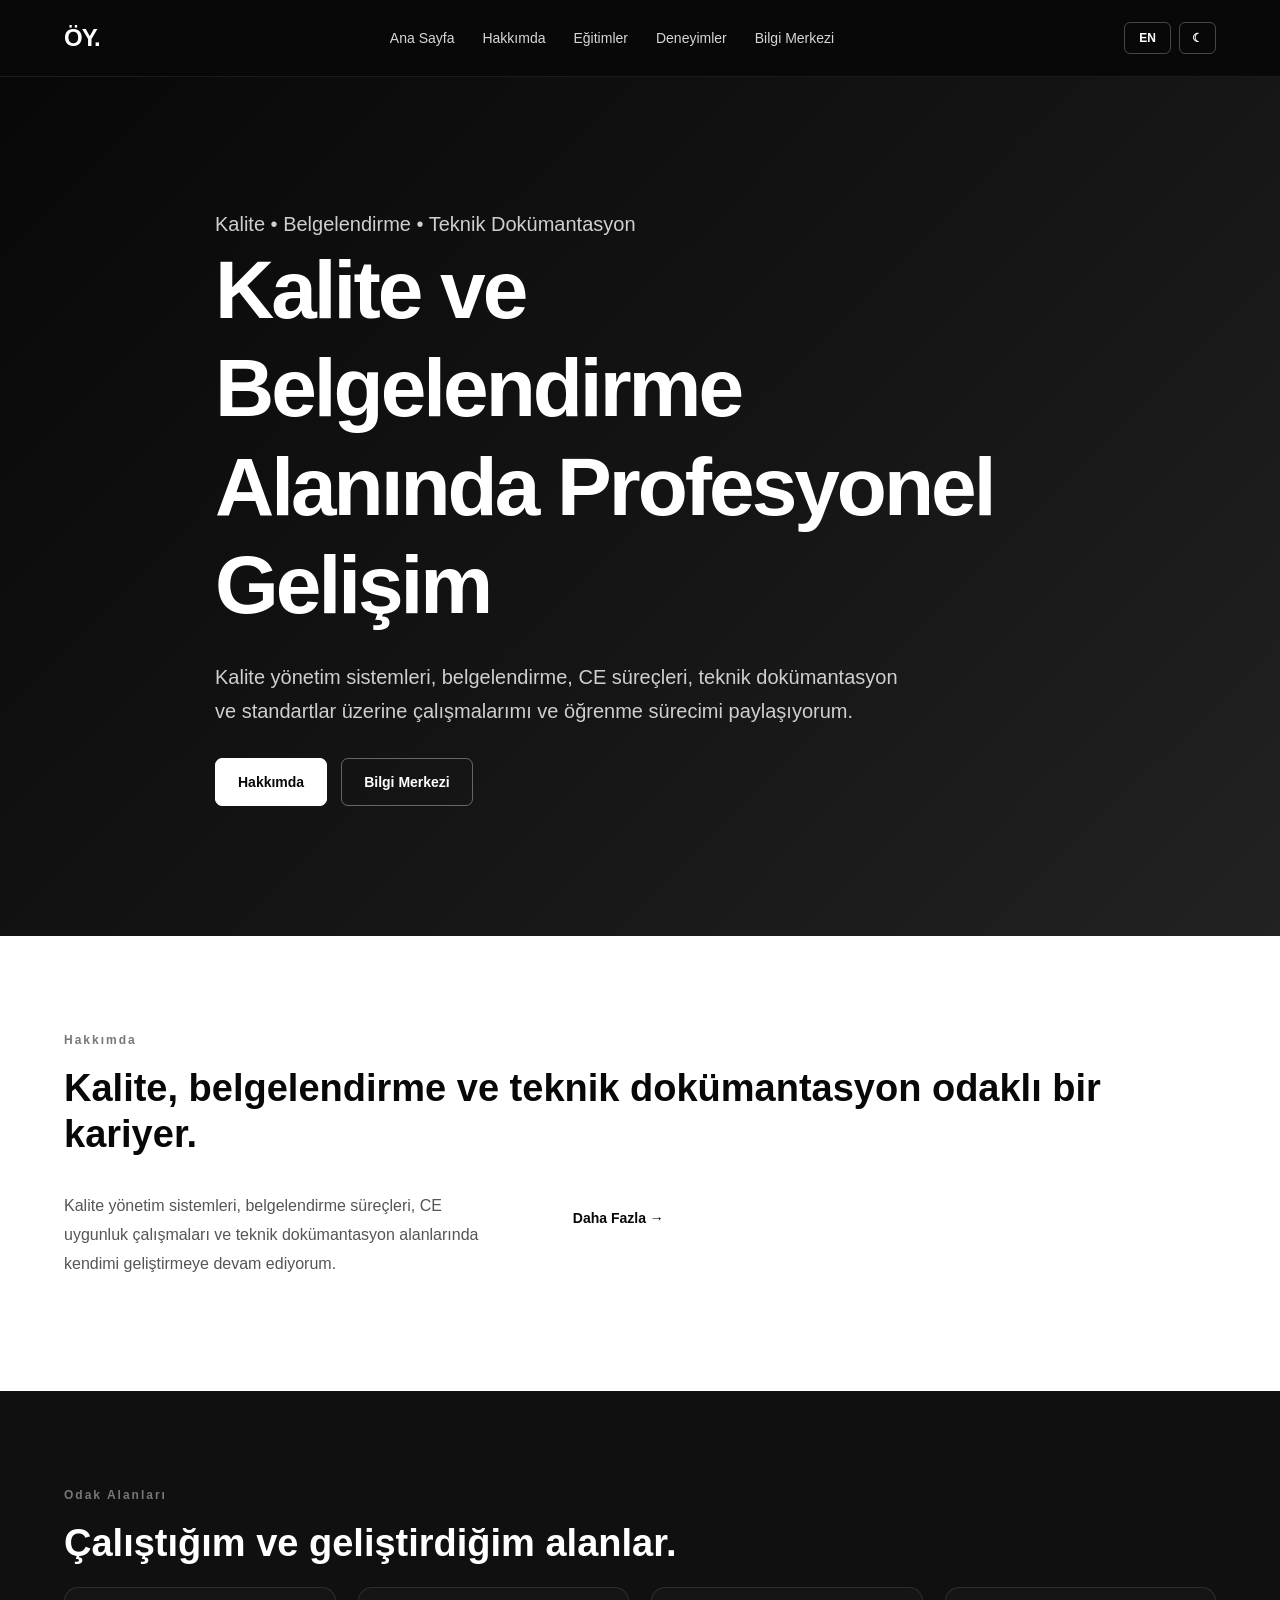
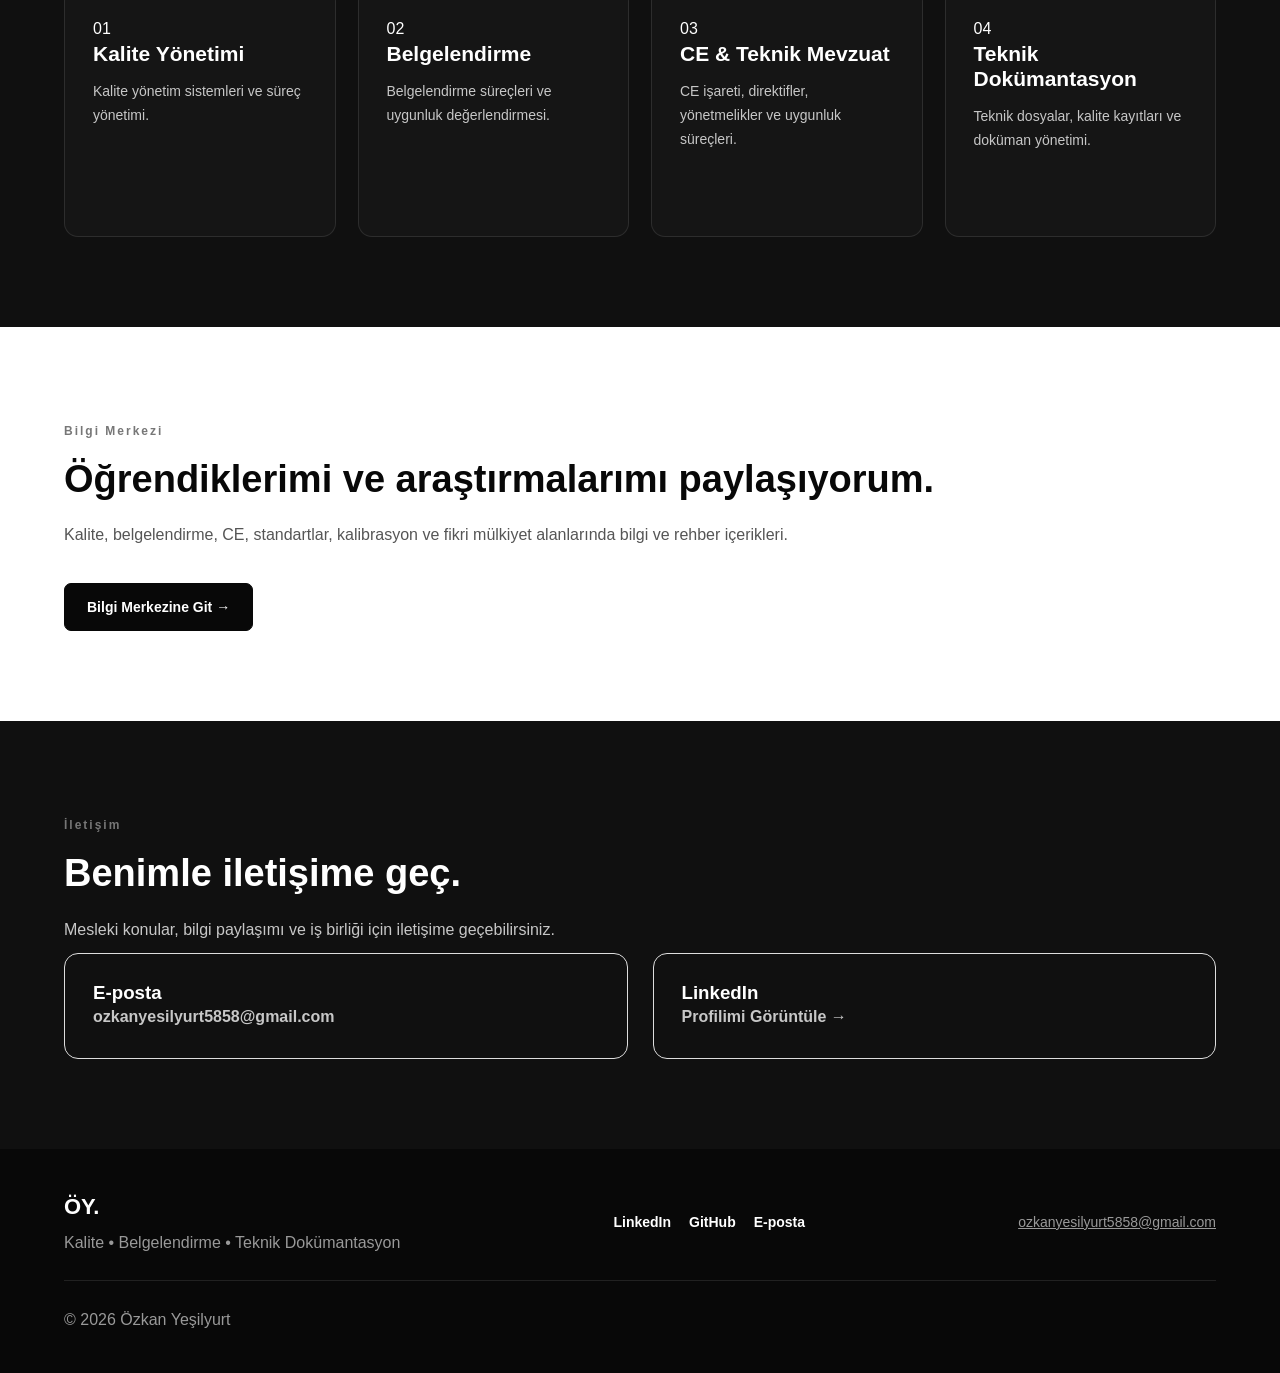
<file: index.html>
<!DOCTYPE html>
<html lang="tr">
<head>
<meta charset="UTF-8">
<meta name="viewport" content="width=device-width, initial-scale=1.0">
<title>Özkan Yeşilyurt | Quality & Certification</title>
<link rel="stylesheet" href="style.css">
</head>
<body>

<nav class="navbar">
    <div class="nav-container">
        <a href="index.html" class="logo">ÖY.</a>
        <div class="nav-links">
            <a href="index.html" data-tr="Ana Sayfa" data-en="Home">Ana Sayfa</a>
            <a href="about.html" data-tr="Hakkımda" data-en="About">Hakkımda</a>
            <a href="education.html" data-tr="Eğitimler" data-en="Education">Eğitimler</a>
            <a href="experience.html" data-tr="Deneyimler" data-en="Experience">Deneyimler</a>
            <a href="knowledge.html" data-tr="Bilgi Merkezi" data-en="Knowledge Center">Bilgi Merkezi</a>
        </div>
        <div class="nav-actions"><button id="languageToggle" class="language-button">EN</button><button id="themeToggle" class="theme-toggle" aria-label="Tema">☾</button></div>
    </div>
</nav>

<section class="hero">
<div class="container hero-content">
<p class="hero-label" data-tr="Kalite • Belgelendirme • Teknik Dokümantasyon" data-en="Quality • Certification • Technical Documentation">Kalite • Belgelendirme • Teknik Dokümantasyon</p>
<h1 data-tr="Kalite ve Belgelendirme Alanında Profesyonel Gelişim" data-en="Professional Development in Quality and Certification">Kalite ve Belgelendirme Alanında Profesyonel Gelişim</h1>
<p class="hero-text" data-tr="Kalite yönetim sistemleri, belgelendirme, CE süreçleri, teknik dokümantasyon ve standartlar üzerine çalışmalarımı ve öğrenme sürecimi paylaşıyorum." data-en="I share my work and learning journey in quality management systems, certification, CE processes, technical documentation and standards.">Kalite yönetim sistemleri, belgelendirme, CE süreçleri, teknik dokümantasyon ve standartlar üzerine çalışmalarımı ve öğrenme sürecimi paylaşıyorum.</p>
<div class="hero-buttons">
<a href="about.html" class="btn btn-primary" data-tr="Hakkımda" data-en="About Me">Hakkımda</a>
<a href="knowledge.html" class="btn btn-secondary" data-tr="Bilgi Merkezi" data-en="Knowledge Center">Bilgi Merkezi</a>
</div>
</div>
</section>

<section class="section">
<div class="container">
<div class="section-header">
<span class="section-label" data-tr="Hakkımda" data-en="About Me">Hakkımda</span>
<h2 data-tr="Kalite, belgelendirme ve teknik dokümantasyon odaklı bir kariyer." data-en="A career focused on quality, certification and technical documentation.">Kalite, belgelendirme ve teknik dokümantasyon odaklı bir kariyer.</h2>
</div>
<div class="about-grid">
<div><p data-tr="Kalite yönetim sistemleri, belgelendirme süreçleri, CE uygunluk çalışmaları ve teknik dokümantasyon alanlarında kendimi geliştirmeye devam ediyorum." data-en="I continue to develop myself in quality management systems, certification processes, CE conformity activities and technical documentation.">Kalite yönetim sistemleri, belgelendirme süreçleri, CE uygunluk çalışmaları ve teknik dokümantasyon alanlarında kendimi geliştirmeye devam ediyorum.</p></div>
<div><a href="about.html" class="card-link" data-tr="Daha Fazla →" data-en="Learn More →">Daha Fazla →</a></div>
</div>
</div>
</section>

<section class="section section-dark">
<div class="container">
<div class="section-header">
<span class="section-label" data-tr="Odak Alanları" data-en="Focus Areas">Odak Alanları</span>
<h2 data-tr="Çalıştığım ve geliştirdiğim alanlar." data-en="Areas I work and develop in.">Çalıştığım ve geliştirdiğim alanlar.</h2>
</div>
<div class="focus-grid">
<div class="focus-card"><span>01</span><h3 data-tr="Kalite Yönetimi" data-en="Quality Management">Kalite Yönetimi</h3><p data-tr="Kalite yönetim sistemleri ve süreç yönetimi." data-en="Quality management systems and process management.">Kalite yönetim sistemleri ve süreç yönetimi.</p></div>
<div class="focus-card"><span>02</span><h3 data-tr="Belgelendirme" data-en="Certification">Belgelendirme</h3><p data-tr="Belgelendirme süreçleri ve uygunluk değerlendirmesi." data-en="Certification processes and conformity assessment.">Belgelendirme süreçleri ve uygunluk değerlendirmesi.</p></div>
<div class="focus-card"><span>03</span><h3 data-tr="CE & Teknik Mevzuat" data-en="CE & Technical Legislation">CE & Teknik Mevzuat</h3><p data-tr="CE işareti, direktifler, yönetmelikler ve uygunluk süreçleri." data-en="CE marking, directives, regulations and conformity processes.">CE işareti, direktifler, yönetmelikler ve uygunluk süreçleri.</p></div>
<div class="focus-card"><span>04</span><h3 data-tr="Teknik Dokümantasyon" data-en="Technical Documentation">Teknik Dokümantasyon</h3><p data-tr="Teknik dosyalar, kalite kayıtları ve doküman yönetimi." data-en="Technical files, quality records and document management.">Teknik dosyalar, kalite kayıtları ve doküman yönetimi.</p></div>
</div>
</div>
</section>

<section class="section">
<div class="container">
<div class="section-header">
<span class="section-label" data-tr="Bilgi Merkezi" data-en="Knowledge Center">Bilgi Merkezi</span>
<h2 data-tr="Öğrendiklerimi ve araştırmalarımı paylaşıyorum." data-en="Sharing what I learn and research.">Öğrendiklerimi ve araştırmalarımı paylaşıyorum.</h2>
<p data-tr="Kalite, belgelendirme, CE, standartlar, kalibrasyon ve fikri mülkiyet alanlarında bilgi ve rehber içerikleri." data-en="Knowledge and guide content on quality, certification, CE, standards, calibration and intellectual property.">Kalite, belgelendirme, CE, standartlar, kalibrasyon ve fikri mülkiyet alanlarında bilgi ve rehber içerikleri.</p>
</div>
<a href="knowledge.html" class="btn btn-primary" data-tr="Bilgi Merkezine Git →" data-en="Go to Knowledge Center →">Bilgi Merkezine Git →</a>
</div>
</section>

<section class="section section-dark">
<div class="container">
<div class="section-header"><span class="section-label" data-tr="İletişim" data-en="Contact">İletişim</span><h2 data-tr="Benimle iletişime geç." data-en="Get in touch.">Benimle iletişime geç.</h2><p data-tr="Mesleki konular, bilgi paylaşımı ve iş birliği için iletişime geçebilirsiniz." data-en="You can contact me for professional topics, knowledge sharing and collaboration.">Mesleki konular, bilgi paylaşımı ve iş birliği için iletişime geçebilirsiniz.</p></div>
<div class="contact-grid"><div class="contact-card"><h3 data-tr="E-posta" data-en="Email">E-posta</h3><p><a href="mailto:ozkanyesilyurt5858@gmail.com">ozkanyesilyurt5858@gmail.com</a></p></div><div class="contact-card"><h3>LinkedIn</h3><p><a href="https://tr.linkedin.com/in/%C3%B6zkan-ye%C5%9Filyurt-662369181" target="_blank" rel="noopener noreferrer" data-tr="Profilimi Görüntüle →" data-en="View My Profile →">Profilimi Görüntüle →</a></p></div></div>
</div></section>
<footer class="footer">
    <div class="container">
        <div class="footer-content">
            <div>
                <strong>ÖY.</strong>
                <p data-tr="Kalite • Belgelendirme • Teknik Dokümantasyon" data-en="Quality • Certification • Technical Documentation">Kalite • Belgelendirme • Teknik Dokümantasyon</p>
            </div>
            <div class="footer-links">
                <a href="https://tr.linkedin.com/in/%C3%B6zkan-ye%C5%9Filyurt-662369181" target="_blank" rel="noopener noreferrer" data-tr="LinkedIn" data-en="LinkedIn">LinkedIn</a>
                <a href="https://github.com/ozkanyslyrt" target="_blank" rel="noopener noreferrer">GitHub</a>
                <a href="mailto:ozkanyesilyurt5858@gmail.com" data-tr="E-posta" data-en="Email">E-posta</a>
            </div>
            <p class="footer-contact">
                <a href="mailto:ozkanyesilyurt5858@gmail.com">ozkanyesilyurt5858@gmail.com</a>
            </p>
        </div>
        <div class="footer-bottom">
            <p>© 2026 Özkan Yeşilyurt</p>
        </div>
    </div>
</footer>
<script src="script.js"></script>
</body>
</html>
</file>
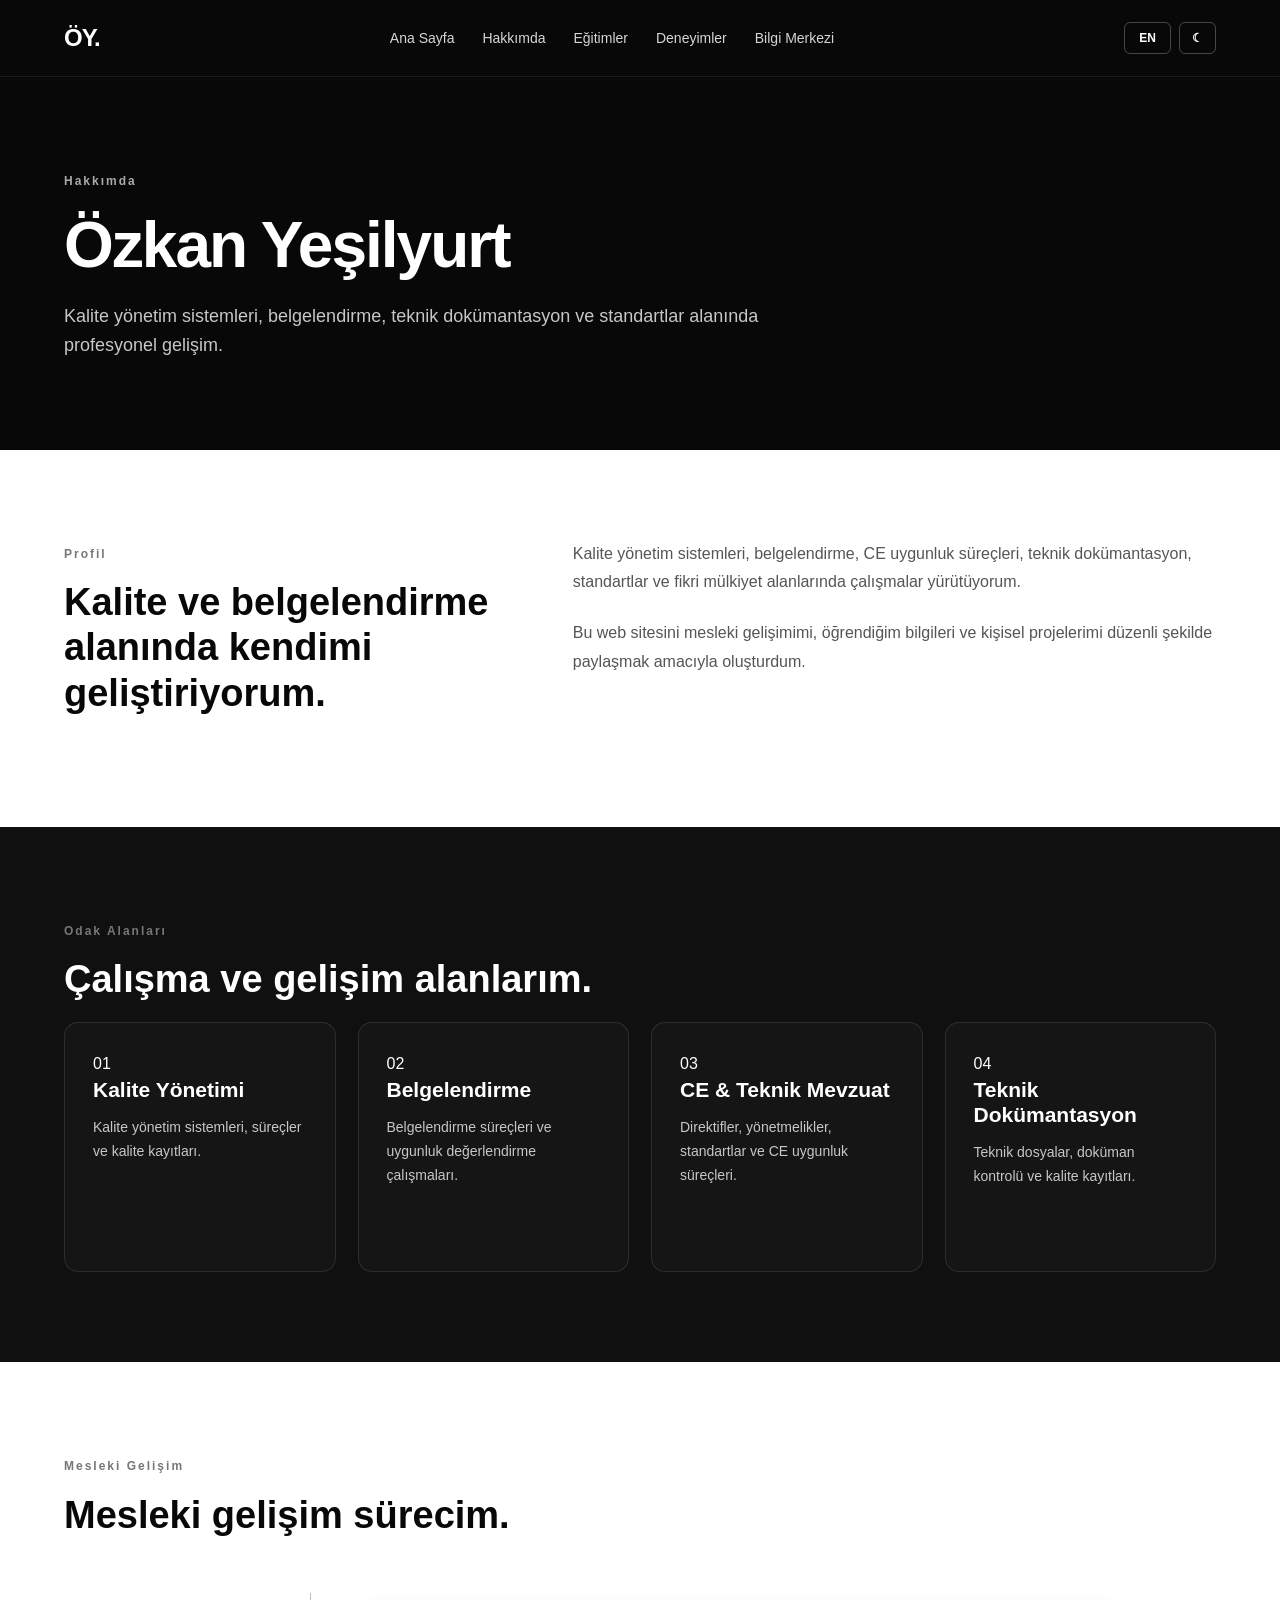
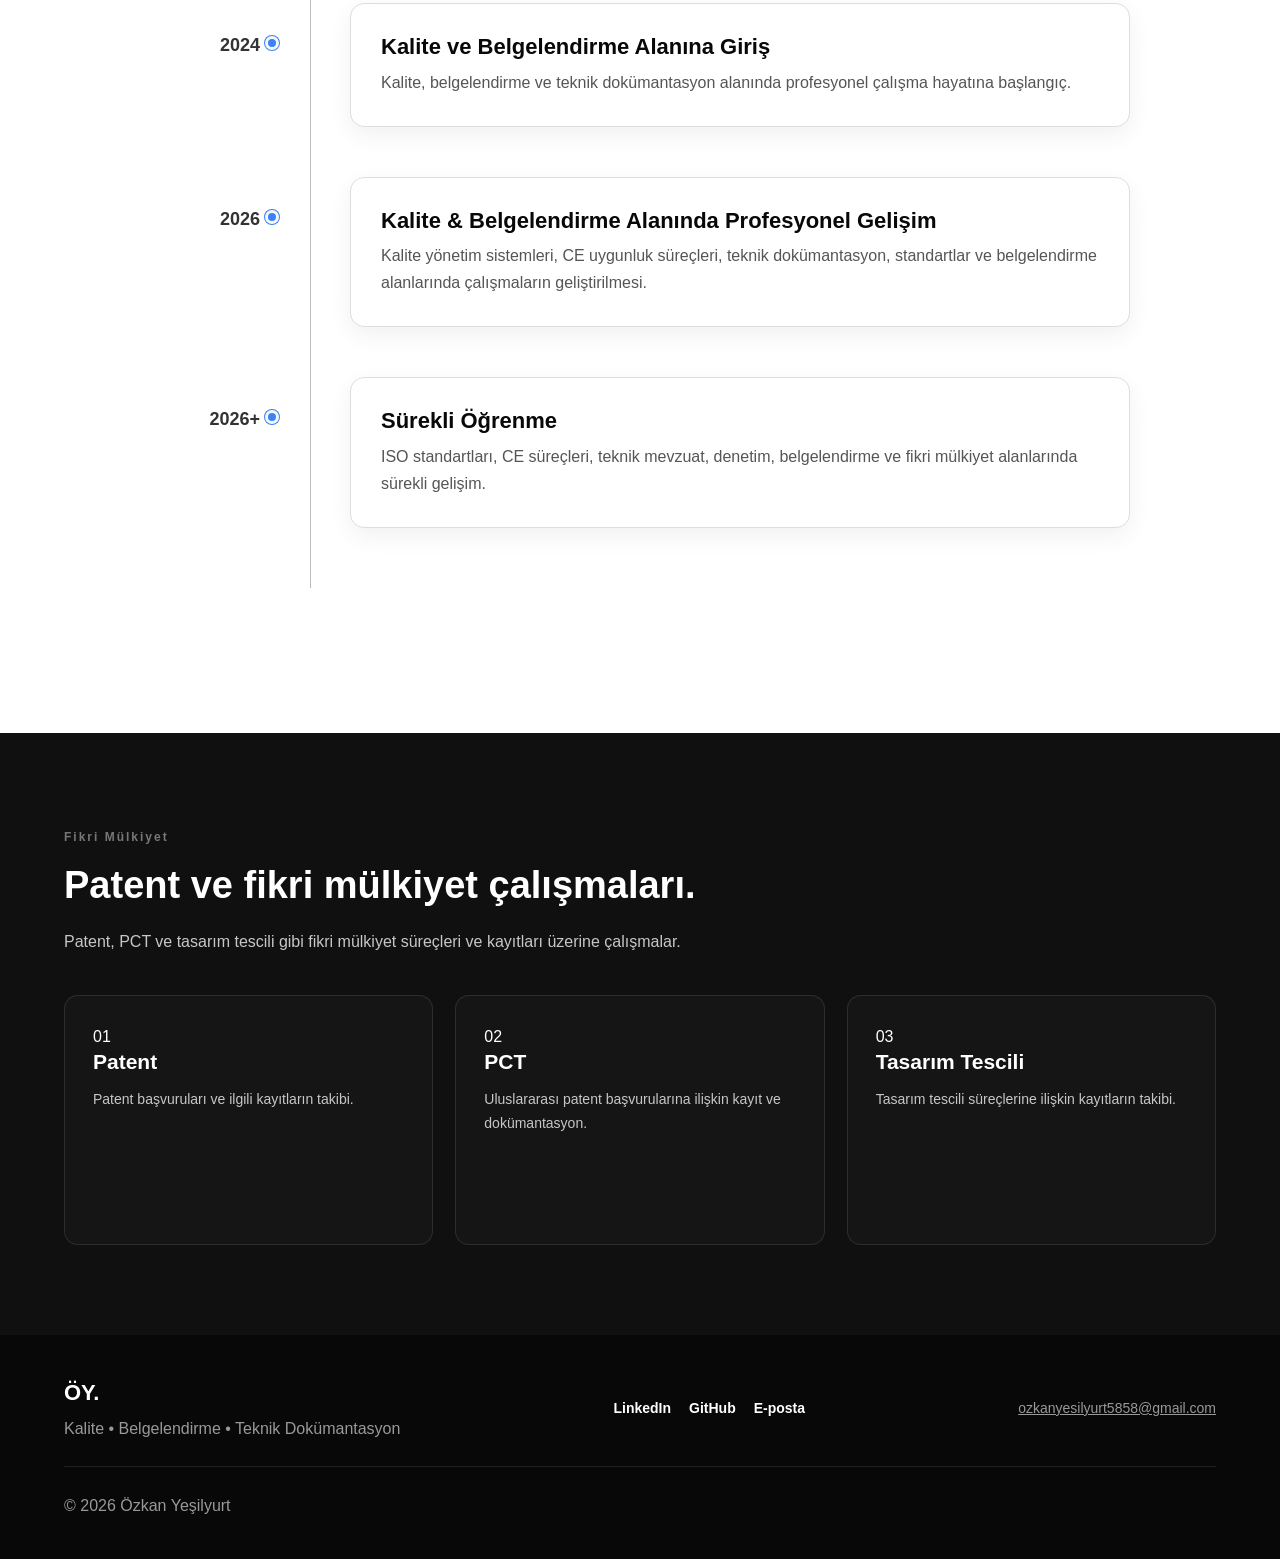
<file: about.html>
<!DOCTYPE html>
<html lang="tr">
<head>
<meta charset="UTF-8">
<meta name="viewport" content="width=device-width, initial-scale=1.0">
<title>Hakkımda | Özkan Yeşilyurt</title>
<link rel="stylesheet" href="style.css">
</head>
<body>

<nav class="navbar">
    <div class="nav-container">
        <a href="index.html" class="logo">ÖY.</a>
        <div class="nav-links">
            <a href="index.html" data-tr="Ana Sayfa" data-en="Home">Ana Sayfa</a>
            <a href="about.html" data-tr="Hakkımda" data-en="About">Hakkımda</a>
            <a href="education.html" data-tr="Eğitimler" data-en="Education">Eğitimler</a>
            <a href="experience.html" data-tr="Deneyimler" data-en="Experience">Deneyimler</a>
            <a href="knowledge.html" data-tr="Bilgi Merkezi" data-en="Knowledge Center">Bilgi Merkezi</a>
        </div>
        <div class="nav-actions"><button id="languageToggle" class="language-button">EN</button><button id="themeToggle" class="theme-toggle" aria-label="Tema">☾</button></div>
    </div>
</nav>
<header class="page-header">
<div class="container">
<span class="section-label" data-tr="Hakkımda" data-en="About Me">Hakkımda</span>
<h1>Özkan Yeşilyurt</h1>
<p data-tr="Kalite yönetim sistemleri, belgelendirme, teknik dokümantasyon ve standartlar alanında profesyonel gelişim." data-en="Professional development in quality management systems, certification, technical documentation and standards.">Kalite yönetim sistemleri, belgelendirme, teknik dokümantasyon ve standartlar alanında profesyonel gelişim.</p>
</div>
</header>
<main>
<section class="section">
<div class="container">
<div class="about-grid">
<div><span class="section-label" data-tr="Profil" data-en="Profile">Profil</span><h2 data-tr="Kalite ve belgelendirme alanında kendimi geliştiriyorum." data-en="I am developing myself in quality and certification.">Kalite ve belgelendirme alanında kendimi geliştiriyorum.</h2></div>
<div>
<p data-tr="Kalite yönetim sistemleri, belgelendirme, CE uygunluk süreçleri, teknik dokümantasyon, standartlar ve fikri mülkiyet alanlarında çalışmalar yürütüyorum." data-en="I work in the areas of quality management systems, certification, CE conformity processes, technical documentation, standards and intellectual property.">Kalite yönetim sistemleri, belgelendirme, CE uygunluk süreçleri, teknik dokümantasyon, standartlar ve fikri mülkiyet alanlarında çalışmalar yürütüyorum.</p>
<p data-tr="Bu web sitesini mesleki gelişimimi, öğrendiğim bilgileri ve kişisel projelerimi düzenli şekilde paylaşmak amacıyla oluşturdum." data-en="I created this website to regularly share my professional development, knowledge I acquire and personal projects.">Bu web sitesini mesleki gelişimimi, öğrendiğim bilgileri ve kişisel projelerimi düzenli şekilde paylaşmak amacıyla oluşturdum.</p>
</div>
</div>
</div>
</section>

<section class="section section-dark">
<div class="container">
<div class="section-header"><span class="section-label" data-tr="Odak Alanları" data-en="Focus Areas">Odak Alanları</span><h2 data-tr="Çalışma ve gelişim alanlarım." data-en="My areas of work and development.">Çalışma ve gelişim alanlarım.</h2></div>
<div class="focus-grid">
<div class="focus-card"><span>01</span><h3 data-tr="Kalite Yönetimi" data-en="Quality Management">Kalite Yönetimi</h3><p data-tr="Kalite yönetim sistemleri, süreçler ve kalite kayıtları." data-en="Quality management systems, processes and quality records.">Kalite yönetim sistemleri, süreçler ve kalite kayıtları.</p></div>
<div class="focus-card"><span>02</span><h3 data-tr="Belgelendirme" data-en="Certification">Belgelendirme</h3><p data-tr="Belgelendirme süreçleri ve uygunluk değerlendirme çalışmaları." data-en="Certification processes and conformity assessment activities.">Belgelendirme süreçleri ve uygunluk değerlendirme çalışmaları.</p></div>
<div class="focus-card"><span>03</span><h3 data-tr="CE & Teknik Mevzuat" data-en="CE & Technical Legislation">CE & Teknik Mevzuat</h3><p data-tr="Direktifler, yönetmelikler, standartlar ve CE uygunluk süreçleri." data-en="Directives, regulations, standards and CE conformity processes.">Direktifler, yönetmelikler, standartlar ve CE uygunluk süreçleri.</p></div>
<div class="focus-card"><span>04</span><h3 data-tr="Teknik Dokümantasyon" data-en="Technical Documentation">Teknik Dokümantasyon</h3><p data-tr="Teknik dosyalar, doküman kontrolü ve kalite kayıtları." data-en="Technical files, document control and quality records.">Teknik dosyalar, doküman kontrolü ve kalite kayıtları.</p></div>
</div>
</div>
</section>

<section class="section">
<div class="container">
<div class="section-header"><span class="section-label" data-tr="Mesleki Gelişim" data-en="Professional Development">Mesleki Gelişim</span><h2 data-tr="Mesleki gelişim sürecim." data-en="My professional development journey.">Mesleki gelişim sürecim.</h2></div>
<div class="timeline">
<div class="timeline-item"><div class="timeline-year">2024</div><div class="timeline-content"><h3 data-tr="Kalite ve Belgelendirme Alanına Giriş" data-en="Entering the Quality and Certification Field">Kalite ve Belgelendirme Alanına Giriş</h3><p data-tr="Kalite, belgelendirme ve teknik dokümantasyon alanında profesyonel çalışma hayatına başlangıç." data-en="Beginning my professional career in quality, certification and technical documentation.">Kalite, belgelendirme ve teknik dokümantasyon alanında profesyonel çalışma hayatına başlangıç.</p></div></div>
<div class="timeline-item"><div class="timeline-year">2026</div><div class="timeline-content"><h3 data-tr="Kalite & Belgelendirme Alanında Profesyonel Gelişim" data-en="Professional Development in Quality & Certification">Kalite & Belgelendirme Alanında Profesyonel Gelişim</h3><p data-tr="Kalite yönetim sistemleri, CE uygunluk süreçleri, teknik dokümantasyon, standartlar ve belgelendirme alanlarında çalışmaların geliştirilmesi." data-en="Developing professional experience in quality management systems, CE conformity processes, technical documentation, standards and certification.">Kalite yönetim sistemleri, CE uygunluk süreçleri, teknik dokümantasyon, standartlar ve belgelendirme alanlarında çalışmaların geliştirilmesi.</p></div></div>
<div class="timeline-item"><div class="timeline-year">2026+</div><div class="timeline-content"><h3 data-tr="Sürekli Öğrenme" data-en="Continuous Learning">Sürekli Öğrenme</h3><p data-tr="ISO standartları, CE süreçleri, teknik mevzuat, denetim, belgelendirme ve fikri mülkiyet alanlarında sürekli gelişim." data-en="Continuous development in ISO standards, CE processes, technical legislation, auditing, certification and intellectual property.">ISO standartları, CE süreçleri, teknik mevzuat, denetim, belgelendirme ve fikri mülkiyet alanlarında sürekli gelişim.</p></div></div>
</div>
</div>
</section>

<section class="section section-dark">
<div class="container">
<div class="section-header"><span class="section-label" data-tr="Fikri Mülkiyet" data-en="Intellectual Property">Fikri Mülkiyet</span><h2 data-tr="Patent ve fikri mülkiyet çalışmaları." data-en="Patent and intellectual property work.">Patent ve fikri mülkiyet çalışmaları.</h2><p data-tr="Patent, PCT ve tasarım tescili gibi fikri mülkiyet süreçleri ve kayıtları üzerine çalışmalar." data-en="Work involving intellectual property processes and records such as patents, PCT applications and design registrations.">Patent, PCT ve tasarım tescili gibi fikri mülkiyet süreçleri ve kayıtları üzerine çalışmalar.</p></div>
<div class="patent-cards">
<div class="focus-card"><span>01</span><h3>Patent</h3><p data-tr="Patent başvuruları ve ilgili kayıtların takibi." data-en="Tracking patent applications and related records.">Patent başvuruları ve ilgili kayıtların takibi.</p></div>
<div class="focus-card"><span>02</span><h3>PCT</h3><p data-tr="Uluslararası patent başvurularına ilişkin kayıt ve dokümantasyon." data-en="Records and documentation related to international patent applications.">Uluslararası patent başvurularına ilişkin kayıt ve dokümantasyon.</p></div>
<div class="focus-card"><span>03</span><h3 data-tr="Tasarım Tescili" data-en="Design Registration">Tasarım Tescili</h3><p data-tr="Tasarım tescili süreçlerine ilişkin kayıtların takibi." data-en="Tracking records related to design registration processes.">Tasarım tescili süreçlerine ilişkin kayıtların takibi.</p></div>
</div>
</div>
</section>
</main>

<footer class="footer">
    <div class="container">
        <div class="footer-content">
            <div>
                <strong>ÖY.</strong>
                <p data-tr="Kalite • Belgelendirme • Teknik Dokümantasyon" data-en="Quality • Certification • Technical Documentation">Kalite • Belgelendirme • Teknik Dokümantasyon</p>
            </div>
            <div class="footer-links">
                <a href="https://tr.linkedin.com/in/%C3%B6zkan-ye%C5%9Filyurt-662369181" target="_blank" rel="noopener noreferrer" data-tr="LinkedIn" data-en="LinkedIn">LinkedIn</a>
                <a href="https://github.com/ozkanyslyrt" target="_blank" rel="noopener noreferrer">GitHub</a>
                <a href="mailto:ozkanyesilyurt5858@gmail.com" data-tr="E-posta" data-en="Email">E-posta</a>
            </div>
            <p class="footer-contact"><a href="mailto:ozkanyesilyurt5858@gmail.com">ozkanyesilyurt5858@gmail.com</a></p>
        </div>
        <div class="footer-bottom"><p>© 2026 Özkan Yeşilyurt</p></div>
    </div>
</footer>
<script src="script.js"></script>
</body>
</html>
</file>
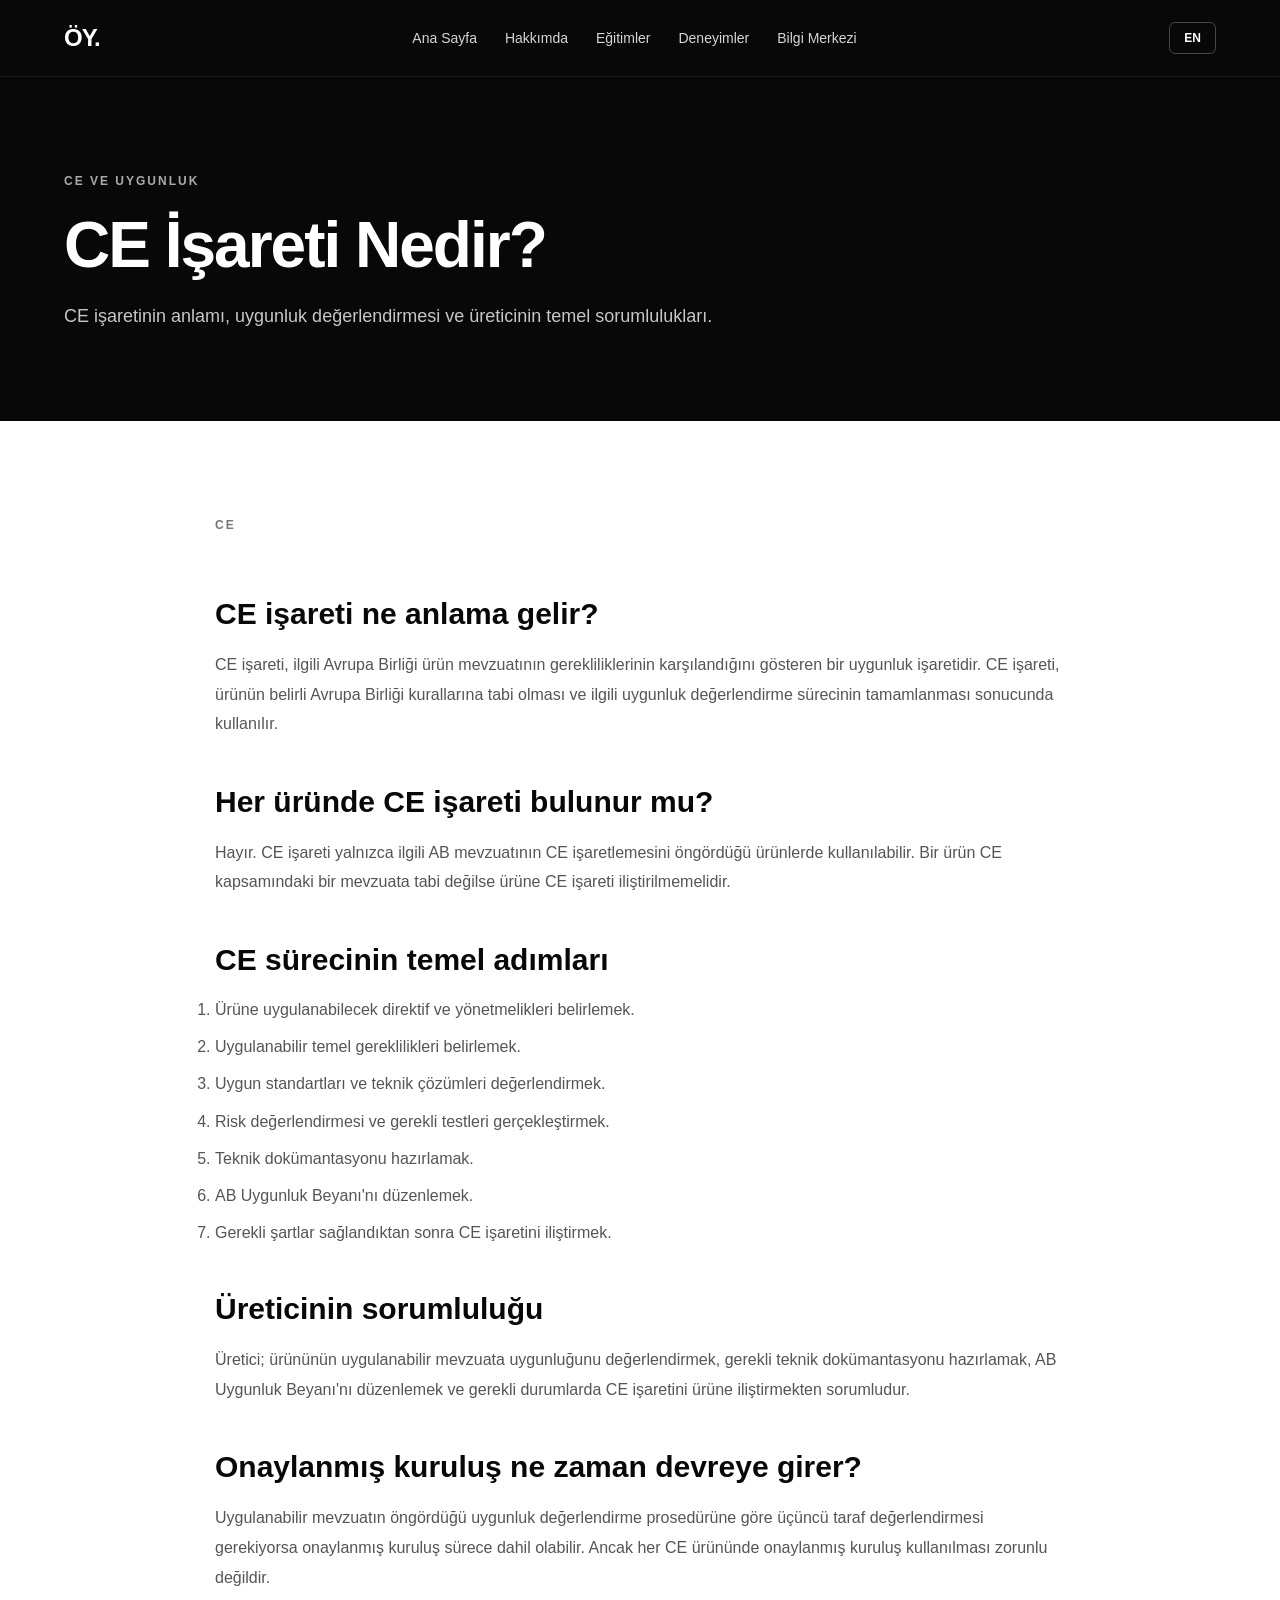
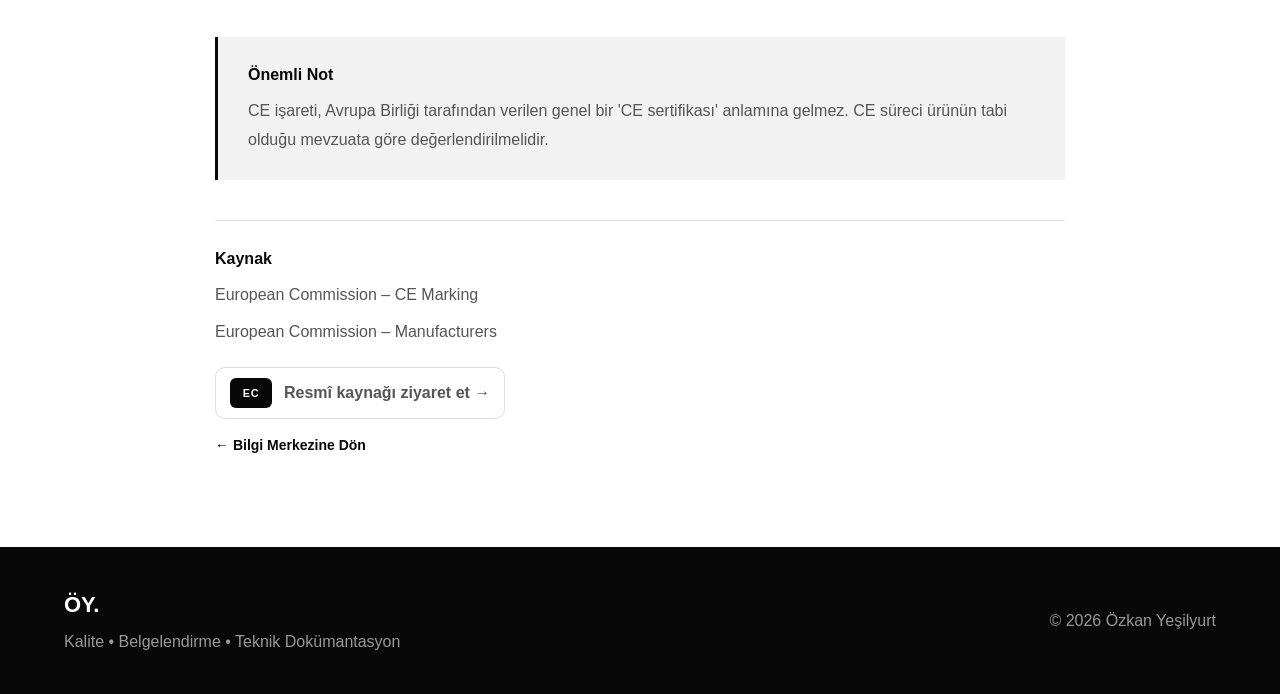
<file: ce-isareti.html>
<!DOCTYPE html>
<html lang="tr">

<head>
    <meta charset="UTF-8">
    <meta name="viewport" content="width=device-width, initial-scale=1.0">

    <title>CE İşareti Nedir? | Özkan Yeşilyurt</title>

    <link rel="stylesheet" href="style.css">
</head>

<body>

<nav class="navbar">

    <div class="nav-container">

        <a href="index.html" class="logo">ÖY.</a>

        <div class="nav-links">

            <a href="index.html"
               data-tr="Ana Sayfa"
               data-en="Home">
                Ana Sayfa
            </a>

            <a href="about.html"
               data-tr="Hakkımda"
               data-en="About">
                Hakkımda
            </a>

            <a href="education.html"
               data-tr="Eğitimler"
               data-en="Education">
                Eğitimler
            </a>

            <a href="experience.html"
               data-tr="Deneyimler"
               data-en="Experience">
                Deneyimler
            </a>

            <a href="knowledge.html"
               data-tr="Bilgi Merkezi"
               data-en="Knowledge Center">
                Bilgi Merkezi
            </a>

        </div>

        <button id="languageToggle" class="language-btn">
            EN
        </button>

    </div>

</nav>


<section class="page-header">

    <div class="container">

        <span class="section-label"
              data-tr="CE VE UYGUNLUK"
              data-en="CE & CONFORMITY">
            CE VE UYGUNLUK
        </span>

        <h1 data-tr="CE İşareti Nedir?"
            data-en="What is CE Marking?">
            CE İşareti Nedir?
        </h1>

        <p data-tr="CE işaretinin anlamı, uygunluk değerlendirmesi ve üreticinin temel sorumlulukları."
           data-en="The meaning of CE marking, conformity assessment and the main responsibilities of manufacturers.">
            CE işaretinin anlamı, uygunluk değerlendirmesi ve üreticinin temel sorumlulukları.
        </p>

    </div>

</section>


<section class="section">

    <div class="container">

        <div class="article-content">

            <span class="section-label">CE</span>

            <h2 data-tr="CE işareti ne anlama gelir?"
                data-en="What does CE marking mean?">
                CE işareti ne anlama gelir?
            </h2>

            <p data-tr="CE işareti, ilgili Avrupa Birliği ürün mevzuatının gerekliliklerinin karşılandığını gösteren bir uygunluk işaretidir. CE işareti, ürünün belirli Avrupa Birliği kurallarına tabi olması ve ilgili uygunluk değerlendirme sürecinin tamamlanması sonucunda kullanılır."
               data-en="CE marking indicates that a product complies with the applicable European Union product legislation. It is used when a product falls within the scope of relevant EU rules and the applicable conformity assessment process has been completed.">
                CE işareti, ilgili Avrupa Birliği ürün mevzuatının gerekliliklerinin karşılandığını gösteren bir uygunluk işaretidir. CE işareti, ürünün belirli Avrupa Birliği kurallarına tabi olması ve ilgili uygunluk değerlendirme sürecinin tamamlanması sonucunda kullanılır.
            </p>


            <h2 data-tr="Her üründe CE işareti bulunur mu?"
                data-en="Does every product require CE marking?">
                Her üründe CE işareti bulunur mu?
            </h2>

            <p data-tr="Hayır. CE işareti yalnızca ilgili AB mevzuatının CE işaretlemesini öngördüğü ürünlerde kullanılabilir. Bir ürün CE kapsamındaki bir mevzuata tabi değilse ürüne CE işareti iliştirilmemelidir."
               data-en="No. CE marking may only be used for products covered by EU legislation requiring CE marking. If a product is not covered by such legislation, CE marking must not be affixed.">
                Hayır. CE işareti yalnızca ilgili AB mevzuatının CE işaretlemesini öngördüğü ürünlerde kullanılabilir. Bir ürün CE kapsamındaki bir mevzuata tabi değilse ürüne CE işareti iliştirilmemelidir.
            </p>


            <h2 data-tr="CE sürecinin temel adımları"
                data-en="Basic steps of the CE process">
                CE sürecinin temel adımları
            </h2>

            <ol>

                <li data-tr="Ürüne uygulanabilecek direktif ve yönetmelikleri belirlemek."
                    data-en="Identify the directives and regulations applicable to the product.">
                    Ürüne uygulanabilecek direktif ve yönetmelikleri belirlemek.
                </li>

                <li data-tr="Uygulanabilir temel gereklilikleri belirlemek."
                    data-en="Identify the applicable essential requirements.">
                    Uygulanabilir temel gereklilikleri belirlemek.
                </li>

                <li data-tr="Uygun standartları ve teknik çözümleri değerlendirmek."
                    data-en="Evaluate applicable standards and technical solutions.">
                    Uygun standartları ve teknik çözümleri değerlendirmek.
                </li>

                <li data-tr="Risk değerlendirmesi ve gerekli testleri gerçekleştirmek."
                    data-en="Perform risk assessment and required testing.">
                    Risk değerlendirmesi ve gerekli testleri gerçekleştirmek.
                </li>

                <li data-tr="Teknik dokümantasyonu hazırlamak."
                    data-en="Prepare the technical documentation.">
                    Teknik dokümantasyonu hazırlamak.
                </li>

                <li data-tr="AB Uygunluk Beyanı'nı düzenlemek."
                    data-en="Prepare the EU Declaration of Conformity.">
                    AB Uygunluk Beyanı'nı düzenlemek.
                </li>

                <li data-tr="Gerekli şartlar sağlandıktan sonra CE işaretini iliştirmek."
                    data-en="Affix the CE marking after the applicable requirements have been fulfilled.">
                    Gerekli şartlar sağlandıktan sonra CE işaretini iliştirmek.
                </li>

            </ol>


            <h2 data-tr="Üreticinin sorumluluğu"
                data-en="Manufacturer's responsibility">
                Üreticinin sorumluluğu
            </h2>

            <p data-tr="Üretici; ürününün uygulanabilir mevzuata uygunluğunu değerlendirmek, gerekli teknik dokümantasyonu hazırlamak, AB Uygunluk Beyanı'nı düzenlemek ve gerekli durumlarda CE işaretini ürüne iliştirmekten sorumludur."
               data-en="The manufacturer is responsible for assessing conformity, preparing the required technical documentation, drawing up the EU Declaration of Conformity and affixing the CE marking where required.">
                Üretici; ürününün uygulanabilir mevzuata uygunluğunu değerlendirmek, gerekli teknik dokümantasyonu hazırlamak, AB Uygunluk Beyanı'nı düzenlemek ve gerekli durumlarda CE işaretini ürüne iliştirmekten sorumludur.
            </p>


            <h2 data-tr="Onaylanmış kuruluş ne zaman devreye girer?"
                data-en="When is a notified body involved?">
                Onaylanmış kuruluş ne zaman devreye girer?
            </h2>

            <p data-tr="Uygulanabilir mevzuatın öngördüğü uygunluk değerlendirme prosedürüne göre üçüncü taraf değerlendirmesi gerekiyorsa onaylanmış kuruluş sürece dahil olabilir. Ancak her CE ürününde onaylanmış kuruluş kullanılması zorunlu değildir."
               data-en="A notified body may be involved when the applicable conformity assessment procedure requires third-party assessment. However, not every CE-marked product requires the involvement of a notified body.">
                Uygulanabilir mevzuatın öngördüğü uygunluk değerlendirme prosedürüne göre üçüncü taraf değerlendirmesi gerekiyorsa onaylanmış kuruluş sürece dahil olabilir. Ancak her CE ürününde onaylanmış kuruluş kullanılması zorunlu değildir.
            </p>


            <div class="article-note">

                <strong data-tr="Önemli Not"
                        data-en="Important Note">
                    Önemli Not
                </strong>

                <p data-tr="CE işareti, Avrupa Birliği tarafından verilen genel bir 'CE sertifikası' anlamına gelmez. CE süreci ürünün tabi olduğu mevzuata göre değerlendirilmelidir."
                   data-en="CE marking does not mean that the European Union has issued a general 'CE certificate'. The CE process must be assessed according to the legislation applicable to the product.">
                    CE işareti, Avrupa Birliği tarafından verilen genel bir "CE sertifikası" anlamına gelmez. CE süreci ürünün tabi olduğu mevzuata göre değerlendirilmelidir.
                </p>

            </div>


            <div class="article-source">

                <strong data-tr="Kaynak"
                        data-en="Source">
                    Kaynak
                </strong>

                <p>
                    European Commission – CE Marking
                </p>

                <p>
                    European Commission – Manufacturers
                </p>
                <p><a class="source-link" href="https://single-market-economy.ec.europa.eu/single-market/goods/ce-marking_en" target="_blank" rel="noopener noreferrer"><span class="source-logo" aria-hidden="true">EC</span><span data-tr="Resmî kaynağı ziyaret et →" data-en="Visit official source →">Resmî kaynağı ziyaret et →</span></a></p>

            </div>


            <a href="knowledge.html"
               class="card-link"
               data-tr="← Bilgi Merkezine Dön"
               data-en="← Back to Knowledge Center">
                ← Bilgi Merkezine Dön
            </a>

        </div>

    </div>

</section>


<footer class="footer">

    <div class="container">

        <div class="footer-content">

            <div>

                <strong>ÖY.</strong>

                <p data-tr="Kalite • Belgelendirme • Teknik Dokümantasyon"
                   data-en="Quality • Certification • Technical Documentation">
                    Kalite • Belgelendirme • Teknik Dokümantasyon
                </p>

            </div>

            <p>© 2026 Özkan Yeşilyurt</p>

        </div>

    </div>

</footer>


<script src="script.js"></script>

</body>

</html>
</file>
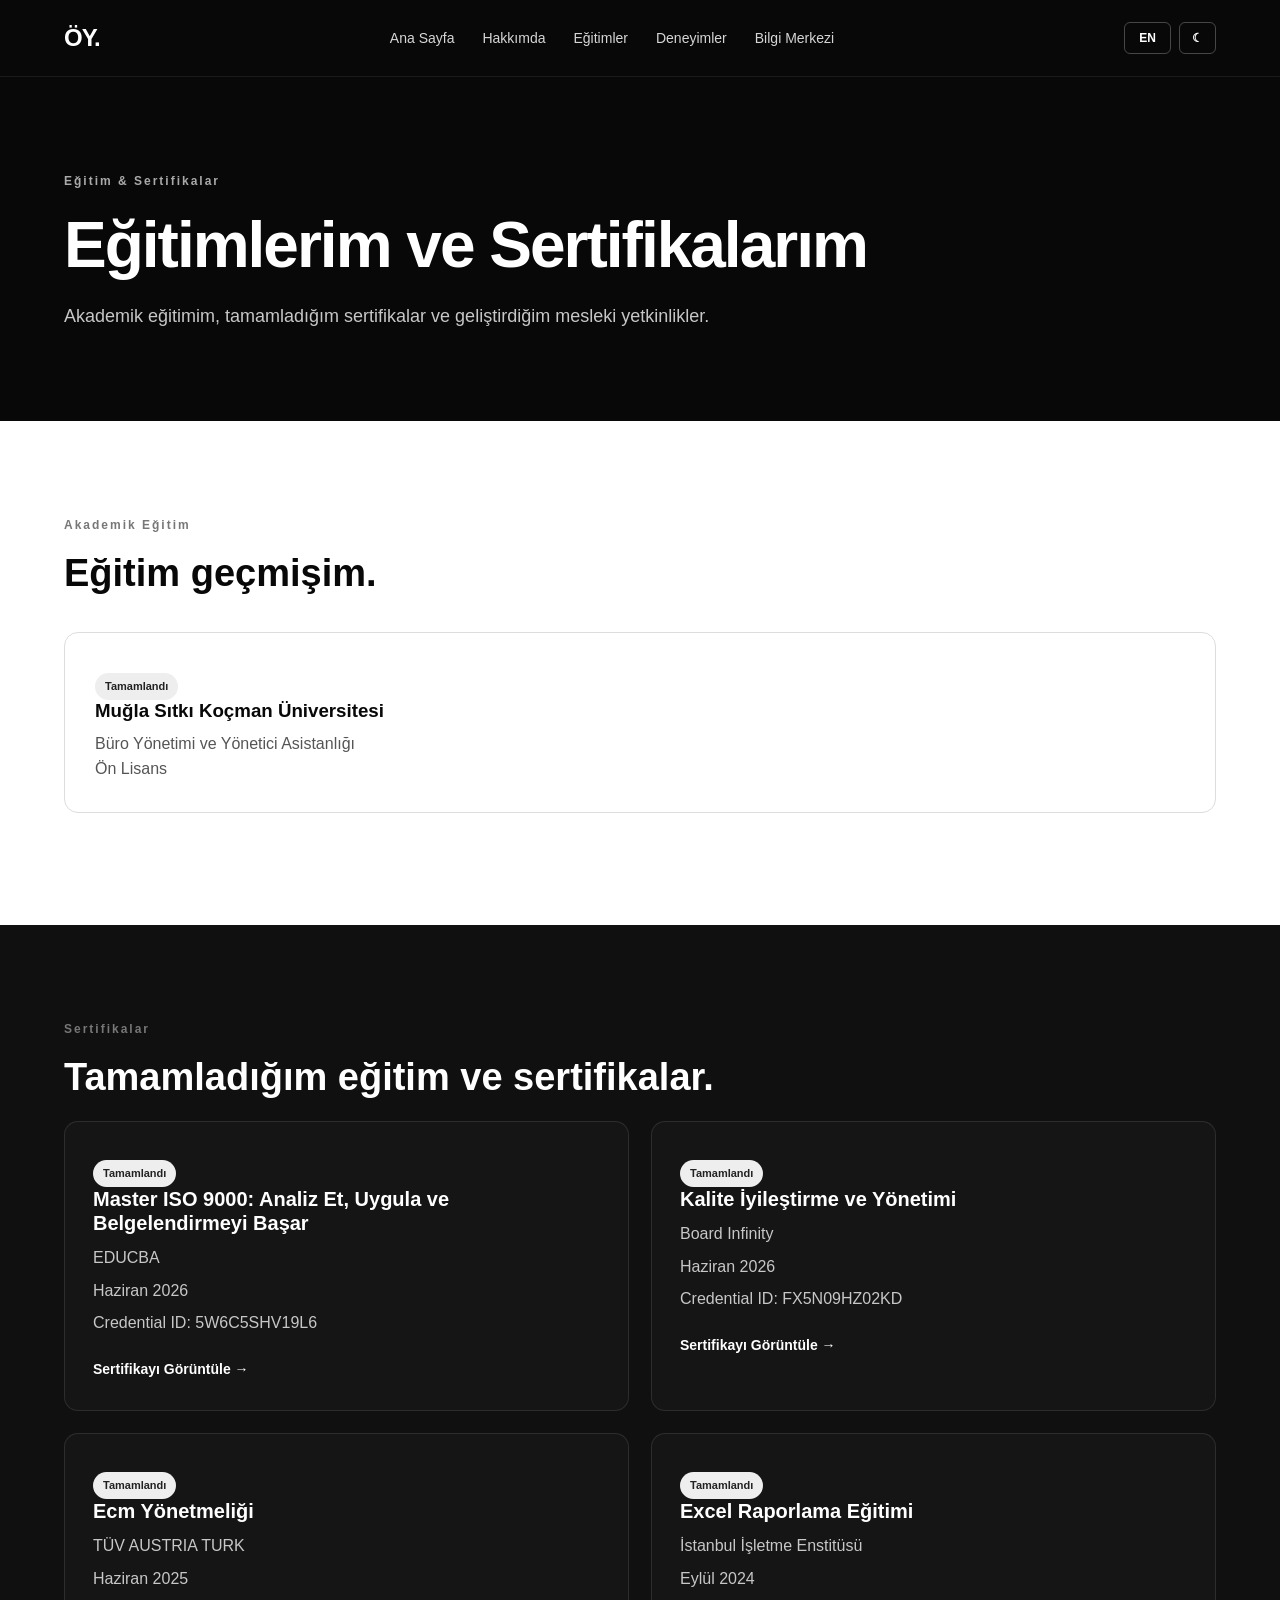
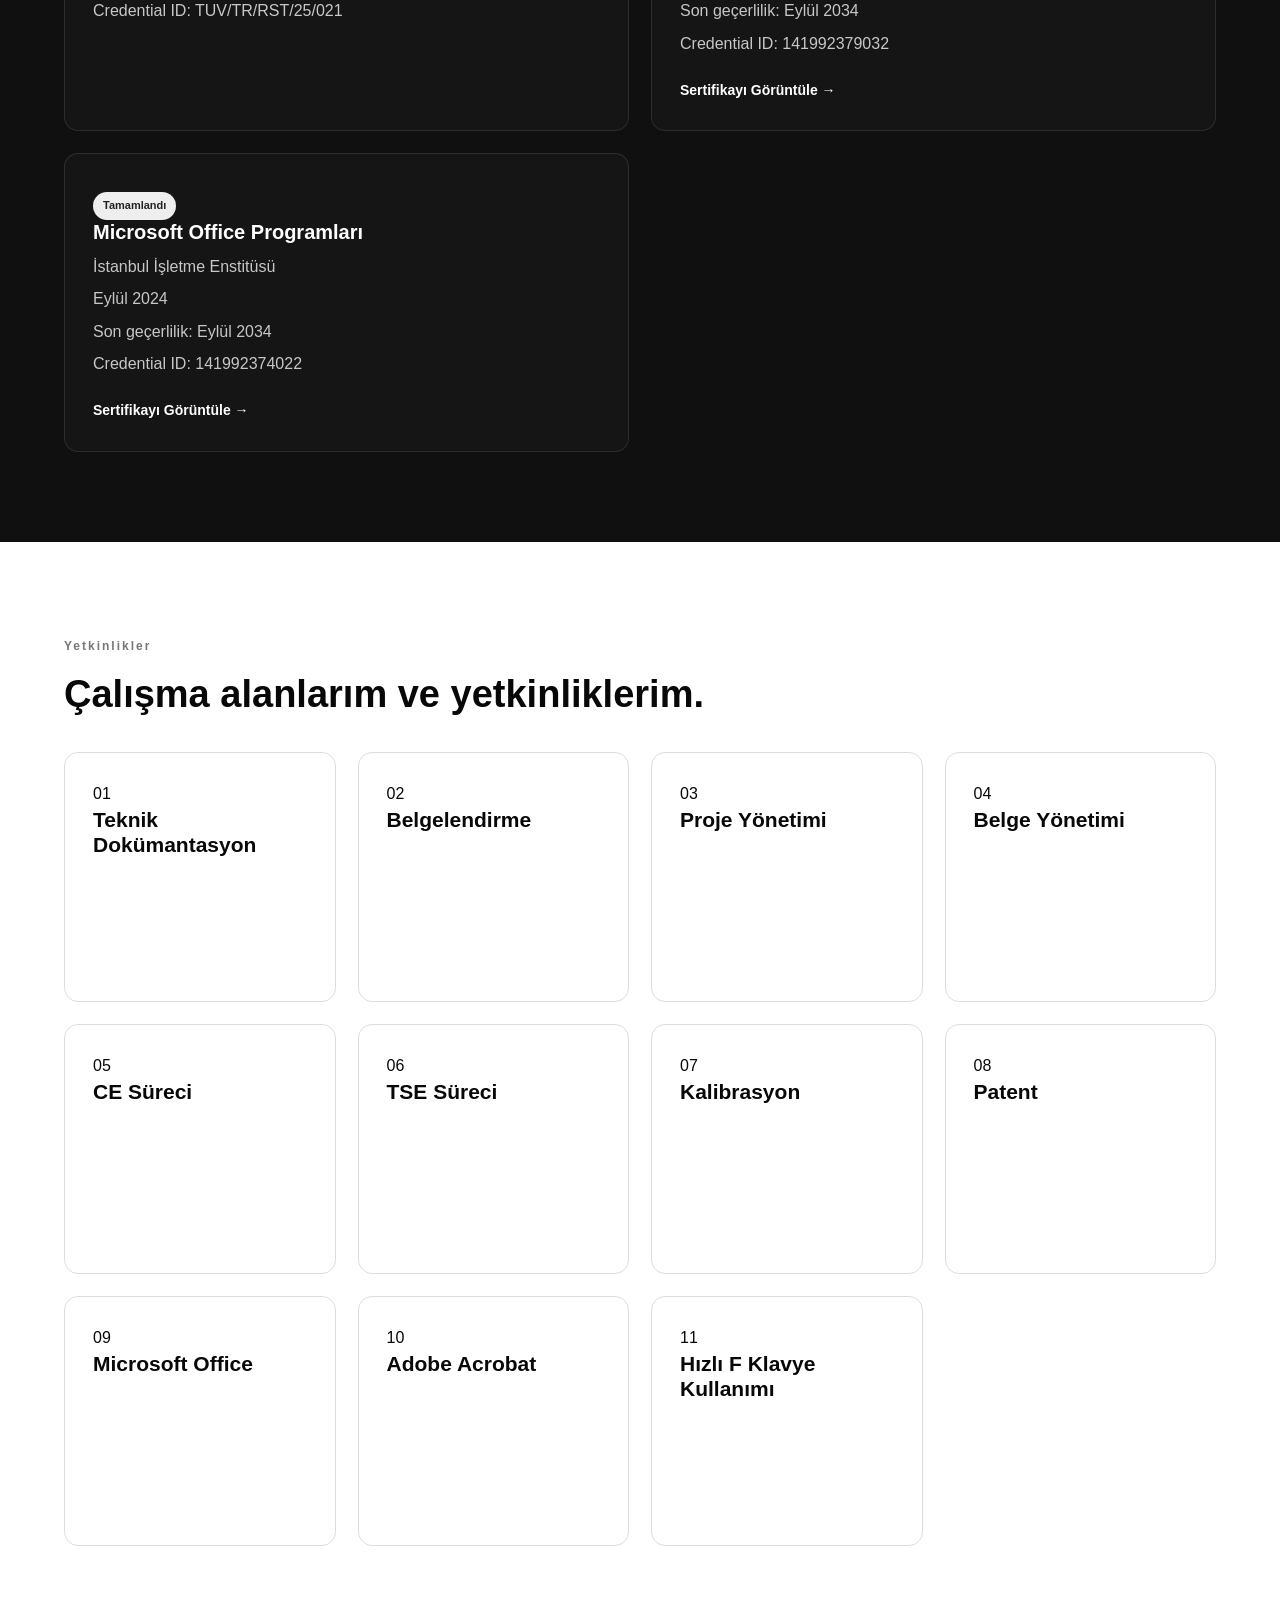
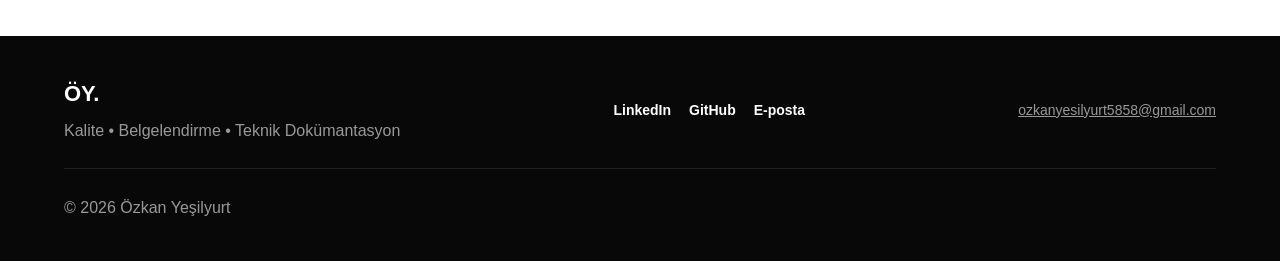
<file: education.html>
<!DOCTYPE html>
<html lang="tr">
<head>
    <meta charset="UTF-8">
    <meta name="viewport" content="width=device-width, initial-scale=1.0">

    <title>Eğitimler | Özkan Yeşilyurt</title>

    <link rel="stylesheet" href="style.css">
</head>

<body>

    <!-- NAVBAR -->
    <nav class="navbar">
    <div class="nav-container">
        <a href="index.html" class="logo">ÖY.</a>
        <div class="nav-links">
            <a href="index.html" data-tr="Ana Sayfa" data-en="Home">Ana Sayfa</a>
            <a href="about.html" data-tr="Hakkımda" data-en="About">Hakkımda</a>
            <a href="education.html" data-tr="Eğitimler" data-en="Education">Eğitimler</a>
            <a href="experience.html" data-tr="Deneyimler" data-en="Experience">Deneyimler</a>
            <a href="knowledge.html" data-tr="Bilgi Merkezi" data-en="Knowledge Center">Bilgi Merkezi</a>
        </div>
        <div class="nav-actions"><button id="languageToggle" class="language-button">EN</button><button id="themeToggle" class="theme-toggle" aria-label="Tema">☾</button></div>
    </div>
</nav>


    <!-- PAGE HEADER -->
    <header class="page-header">

        <div class="container">

            <span class="section-label"
                  data-tr="Eğitim & Sertifikalar"
                  data-en="Education & Certifications">
                Eğitim & Sertifikalar
            </span>

            <h1 data-tr="Eğitimlerim ve Sertifikalarım"
                data-en="My Education & Certifications">
                Eğitimlerim ve Sertifikalarım
            </h1>

            <p data-tr="Akademik eğitimim, tamamladığım sertifikalar ve geliştirdiğim mesleki yetkinlikler."
               data-en="My academic education, completed certifications and professional competencies.">
                Akademik eğitimim, tamamladığım sertifikalar ve geliştirdiğim
                mesleki yetkinlikler.
            </p>

        </div>

    </header>


    <main>

        <!-- EDUCATION -->
        <section class="section">

            <div class="container">

                <div class="section-header">

                    <span class="section-label"
                          data-tr="Akademik Eğitim"
                          data-en="Academic Education">
                        Akademik Eğitim
                    </span>

                    <h2 data-tr="Eğitim geçmişim."
                        data-en="My educational background.">
                        Eğitim geçmişim.
                    </h2>

                </div>


                <div class="education-item">

                    <div>

                        <span class="status completed"
                              data-tr="Tamamlandı"
                              data-en="Completed">
                            Tamamlandı
                        </span>

                        <h3 data-tr="Muğla Sıtkı Koçman Üniversitesi"
                            data-en="Muğla Sıtkı Koçman University">
                            Muğla Sıtkı Koçman Üniversitesi
                        </h3>

                        <p data-tr="Büro Yönetimi ve Yönetici Asistanlığı"
                           data-en="Office Management and Executive Assistance">
                            Büro Yönetimi ve Yönetici Asistanlığı
                        </p>

                        <p data-tr="Ön Lisans"
                           data-en="Associate Degree">
                            Ön Lisans
                        </p>

                    </div>

                </div>

            </div>

        </section>


        <!-- CERTIFICATES -->
        <section class="section section-dark">

            <div class="container">

                <div class="section-header">

                    <span class="section-label"
                          data-tr="Sertifikalar"
                          data-en="Certifications">
                        Sertifikalar
                    </span>

                    <h2 data-tr="Tamamladığım eğitim ve sertifikalar."
                        data-en="Completed training and certifications.">
                        Tamamladığım eğitim ve sertifikalar.
                    </h2>

                </div>


                <div class="certifications-grid">


                    <!-- CERTIFICATE 1 -->
                    <div class="certificate-card">

                        <span class="status completed"
                              data-tr="Tamamlandı"
                              data-en="Completed">
                            Tamamlandı
                        </span>

                        <h3 data-tr="Master ISO 9000: Analiz Et, Uygula ve Belgelendirmeyi Başar"
                            data-en="Master ISO 9000: Analyze, Apply, and Achieve Certification">
                            Master ISO 9000: Analiz Et, Uygula ve Belgelendirmeyi Başar
                        </h3>

                        <p>
                            EDUCBA
                        </p>

                        <p data-tr="Haziran 2026" data-en="June 2026">Haziran 2026</p>

                        <p>
                            Credential ID:
                            5W6C5SHV19L6
                        </p>

                        <a href="https://www.coursera.org/account/accomplishments/records/5W6C5SHV19L6"
                           target="_blank"
                           rel="noopener noreferrer"
                           class="card-link">
                            <span data-tr="Sertifikayı Görüntüle →" data-en="View Certificate →">Sertifikayı Görüntüle →</span>
                        </a>

                    </div>


                    <!-- CERTIFICATE 2 -->
                    <div class="certificate-card">

                        <span class="status completed"
                              data-tr="Tamamlandı"
                              data-en="Completed">
                            Tamamlandı
                        </span>

                        <h3 data-tr="Kalite İyileştirme ve Yönetimi"
                            data-en="Quality Improvement and Management">
                            Kalite İyileştirme ve Yönetimi
                        </h3>

                        <p>
                            Board Infinity
                        </p>

                        <p data-tr="Haziran 2026" data-en="June 2026">Haziran 2026</p>

                        <p>
                            Credential ID:
                            FX5N09HZ02KD
                        </p>

                        <a href="https://www.coursera.org/account/accomplishments/records/FX5N09HZ02KD"
                           target="_blank"
                           rel="noopener noreferrer"
                           class="card-link">
                            <span data-tr="Sertifikayı Görüntüle →" data-en="View Certificate →">Sertifikayı Görüntüle →</span>
                        </a>

                    </div>


                    <!-- CERTIFICATE 3 -->
                    <div class="certificate-card">

                        <span class="status completed"
                              data-tr="Tamamlandı"
                              data-en="Completed">
                            Tamamlandı
                        </span>

                        <h3 data-tr="Ecm Yönetmeliği"
                            data-en="ECM Regulation">
                            Ecm Yönetmeliği
                        </h3>

                        <p>
                            TÜV AUSTRIA TURK
                        </p>

                        <p data-tr="Haziran 2025" data-en="June 2025">Haziran 2025</p>

                        <p>
                            Credential ID:
                            TUV/TR/RST/25/021
                        </p>

                    </div>


                    <!-- CERTIFICATE 4 -->
                    <div class="certificate-card">

                        <span class="status completed"
                              data-tr="Tamamlandı"
                              data-en="Completed">
                            Tamamlandı
                        </span>

                        <h3 data-tr="Excel Raporlama Eğitimi"
                            data-en="Excel Reporting Training">
                            Excel Raporlama Eğitimi
                        </h3>

                        <p>
                            İstanbul İşletme Enstitüsü
                        </p>

                        <p data-tr="Eylül 2024" data-en="September 2024">Eylül 2024</p>

                        <p data-tr="Son geçerlilik: Eylül 2034" data-en="Expires: September 2034">Son geçerlilik: Eylül 2034</p>

                        <p>
                            Credential ID:
                            141992379032
                        </p>

                        <a href="https://www.iienstitu.com/sertifika-sorgulama/sertifika/141992379032"
                           target="_blank"
                           rel="noopener noreferrer"
                           class="card-link">
                            <span data-tr="Sertifikayı Görüntüle →" data-en="View Certificate →">Sertifikayı Görüntüle →</span>
                        </a>

                    </div>


                    <!-- CERTIFICATE 5 -->
                    <div class="certificate-card">

                        <span class="status completed"
                              data-tr="Tamamlandı"
                              data-en="Completed">
                            Tamamlandı
                        </span>

                        <h3 data-tr="Microsoft Office Programları"
                            data-en="Microsoft Office Programs">
                            Microsoft Office Programları
                        </h3>

                        <p>
                            İstanbul İşletme Enstitüsü
                        </p>

                        <p data-tr="Eylül 2024" data-en="September 2024">Eylül 2024</p>

                        <p data-tr="Son geçerlilik: Eylül 2034" data-en="Expires: September 2034">Son geçerlilik: Eylül 2034</p>

                        <p>
                            Credential ID:
                            141992374022
                        </p>

                        <a href="https://www.iienstitu.com/sertifika-sorgulama/sertifika/141992374022"
                           target="_blank"
                           rel="noopener noreferrer"
                           class="card-link">
                            <span data-tr="Sertifikayı Görüntüle →" data-en="View Certificate →">Sertifikayı Görüntüle →</span>
                        </a>

                    </div>

                </div>

            </div>

        </section>


        <!-- SKILLS -->
        <section class="section">

            <div class="container">

                <div class="section-header">

                    <span class="section-label"
                          data-tr="Yetkinlikler"
                          data-en="Skills">
                        Yetkinlikler
                    </span>

                    <h2 data-tr="Çalışma alanlarım ve yetkinliklerim."
                        data-en="My areas of expertise and skills.">
                        Çalışma alanlarım ve yetkinliklerim.
                    </h2>

                </div>


                <div class="focus-grid">

                    <div class="focus-card">
                        <span>01</span>
                        <h3 data-tr="Teknik Dokümantasyon"
                            data-en="Technical Documentation">
                            Teknik Dokümantasyon
                        </h3>
                    </div>

                    <div class="focus-card">
                        <span>02</span>
                        <h3 data-tr="Belgelendirme"
                            data-en="Certification">
                            Belgelendirme
                        </h3>
                    </div>

                    <div class="focus-card">
                        <span>03</span>
                        <h3 data-tr="Proje Yönetimi"
                            data-en="Project Management">
                            Proje Yönetimi
                        </h3>
                    </div>

                    <div class="focus-card">
                        <span>04</span>
                        <h3 data-tr="Belge Yönetimi"
                            data-en="Document Management">
                            Belge Yönetimi
                        </h3>
                    </div>

                    <div class="focus-card">
                        <span>05</span>
                        <h3 data-tr="CE Süreci"
                            data-en="CE Process">
                            CE Süreci
                        </h3>
                    </div>

                    <div class="focus-card">
                        <span>06</span>
                        <h3 data-tr="TSE Süreci"
                            data-en="TSE Process">
                            TSE Süreci
                        </h3>
                    </div>

                    <div class="focus-card">
                        <span>07</span>
                        <h3 data-tr="Kalibrasyon"
                            data-en="Calibration">
                            Kalibrasyon
                        </h3>
                    </div>

                    <div class="focus-card">
                        <span>08</span>
                        <h3 data-tr="Patent"
                            data-en="Patent">
                            Patent
                        </h3>
                    </div>

                    <div class="focus-card">
                        <span>09</span>
                        <h3 data-tr="Microsoft Office"
                            data-en="Microsoft Office">
                            Microsoft Office
                        </h3>
                    </div>

                    <div class="focus-card">
                        <span>10</span>
                        <h3 data-tr="Adobe Acrobat"
                            data-en="Adobe Acrobat">
                            Adobe Acrobat
                        </h3>
                    </div>

                    <div class="focus-card">
                        <span>11</span>
                        <h3 data-tr="Hızlı F Klavye Kullanımı"
                            data-en="Fast F Keyboard Typing">
                            Hızlı F Klavye Kullanımı
                        </h3>
                    </div>

                </div>

            </div>

        </section>

    </main>


    <footer class="footer">
    <div class="container">
        <div class="footer-content">
            <div>
                <strong>ÖY.</strong>
                <p data-tr="Kalite • Belgelendirme • Teknik Dokümantasyon" data-en="Quality • Certification • Technical Documentation">Kalite • Belgelendirme • Teknik Dokümantasyon</p>
            </div>
            <div class="footer-links">
                <a href="https://tr.linkedin.com/in/%C3%B6zkan-ye%C5%9Filyurt-662369181" target="_blank" rel="noopener noreferrer" data-tr="LinkedIn" data-en="LinkedIn">LinkedIn</a>
                <a href="https://github.com/ozkanyslyrt" target="_blank" rel="noopener noreferrer">GitHub</a>
                <a href="mailto:ozkanyesilyurt5858@gmail.com" data-tr="E-posta" data-en="Email">E-posta</a>
            </div>
            <p class="footer-contact"><a href="mailto:ozkanyesilyurt5858@gmail.com">ozkanyesilyurt5858@gmail.com</a></p>
        </div>
        <div class="footer-bottom"><p>© 2026 Özkan Yeşilyurt</p></div>
    </div>
</footer>

<script src="script.js"></script>

</body>
</html>
</file>
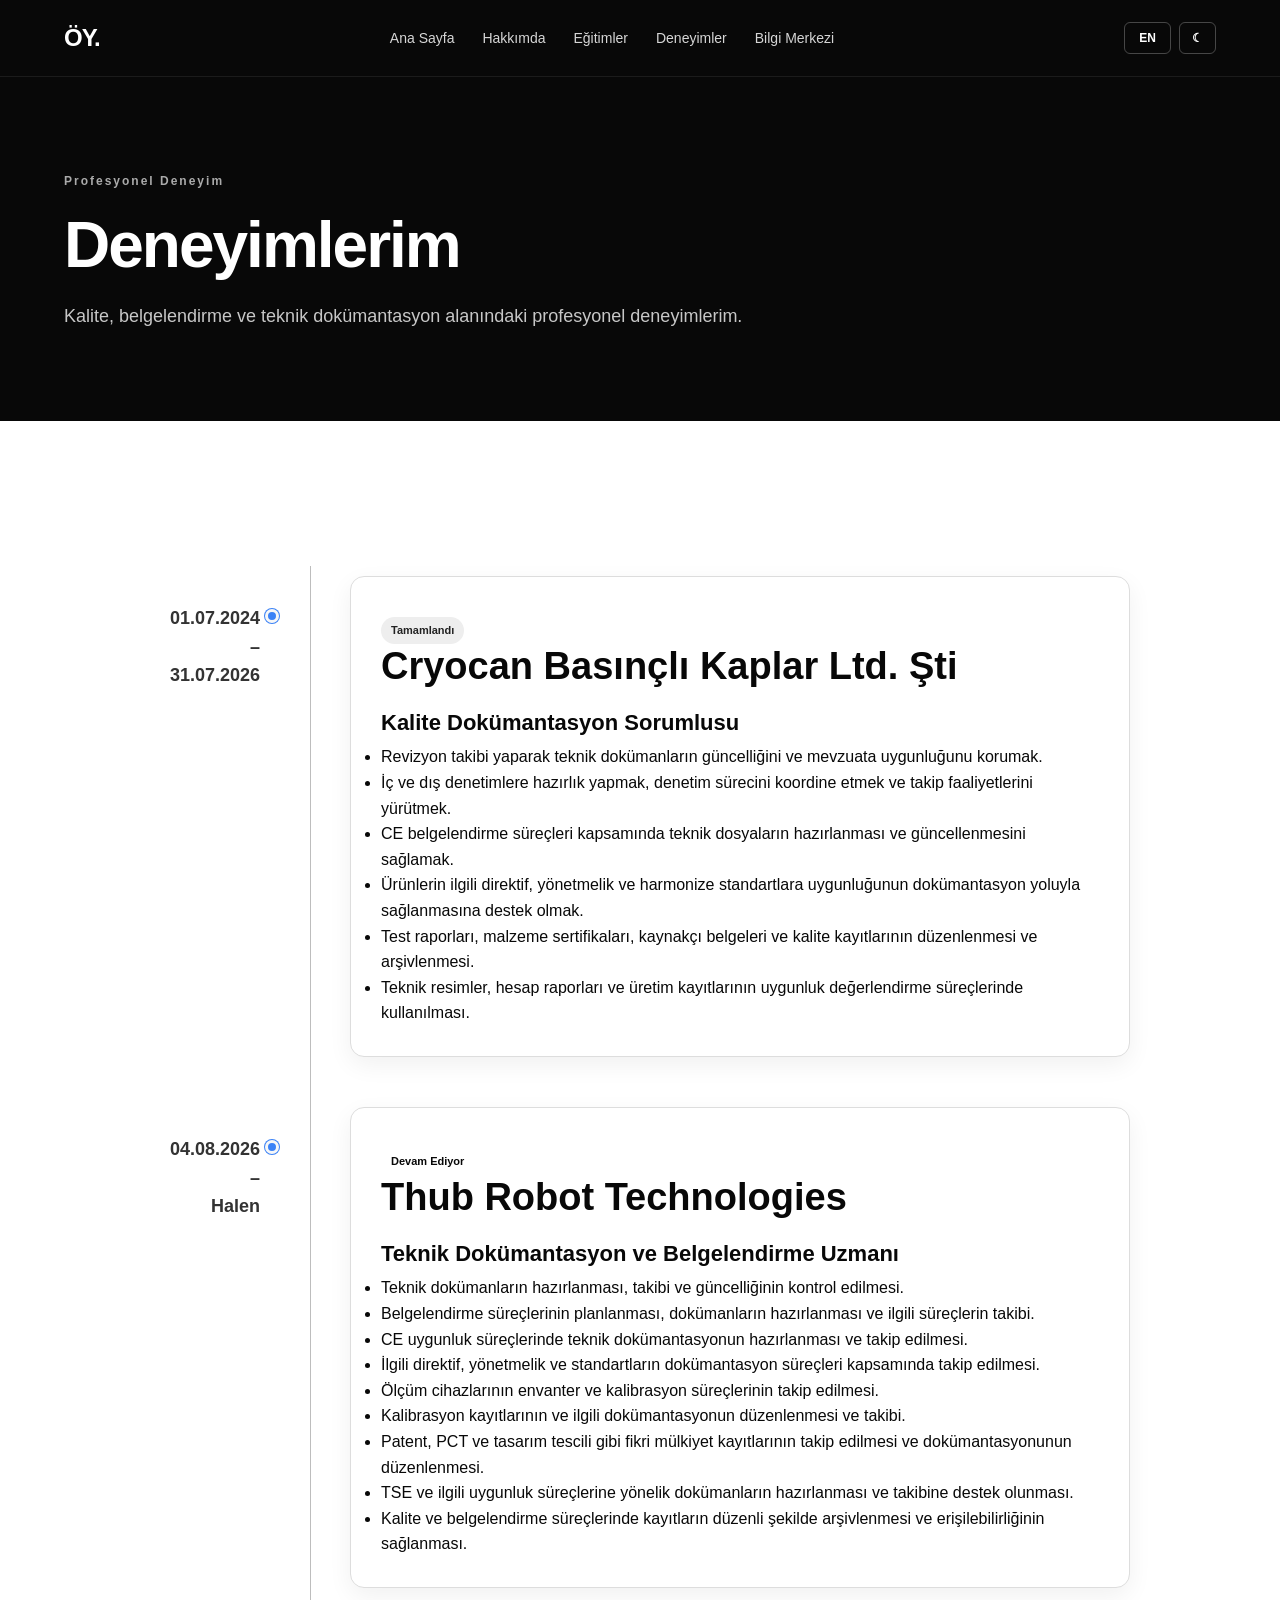
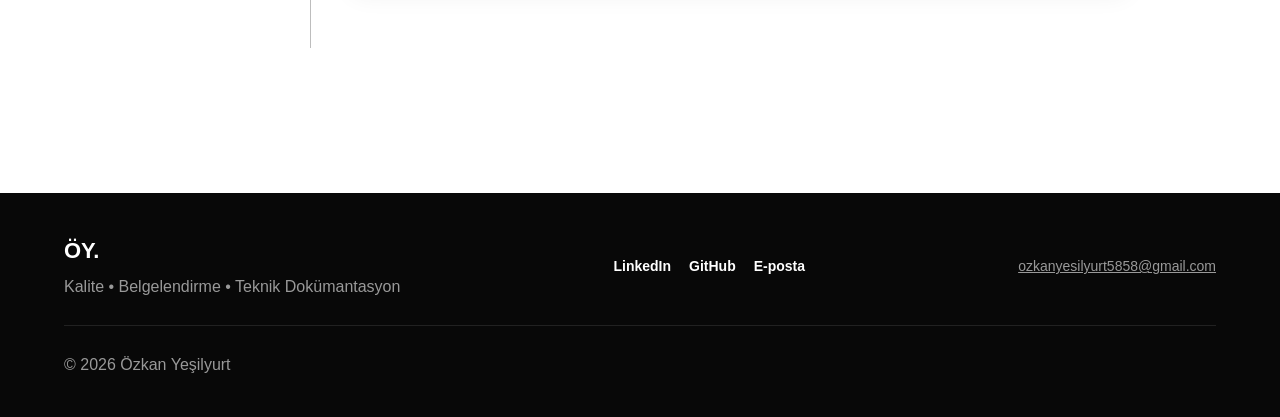
<file: experience.html>
<!DOCTYPE html>
<html lang="tr">
<head>
<meta charset="UTF-8">
<meta name="viewport" content="width=device-width, initial-scale=1.0">
<title>Deneyimler | Özkan Yeşilyurt</title>
<link rel="stylesheet" href="style.css">
</head>
<body>

<nav class="navbar">
    <div class="nav-container">
        <a href="index.html" class="logo">ÖY.</a>
        <div class="nav-links">
            <a href="index.html" data-tr="Ana Sayfa" data-en="Home">Ana Sayfa</a>
            <a href="about.html" data-tr="Hakkımda" data-en="About">Hakkımda</a>
            <a href="education.html" data-tr="Eğitimler" data-en="Education">Eğitimler</a>
            <a href="experience.html" data-tr="Deneyimler" data-en="Experience">Deneyimler</a>
            <a href="knowledge.html" data-tr="Bilgi Merkezi" data-en="Knowledge Center">Bilgi Merkezi</a>
        </div>
        <div class="nav-actions"><button id="languageToggle" class="language-button">EN</button><button id="themeToggle" class="theme-toggle" aria-label="Tema">☾</button></div>
    </div>
</nav>
<header class="page-header">
<div class="container">
<span class="section-label" data-tr="Profesyonel Deneyim" data-en="Professional Experience">Profesyonel Deneyim</span>
<h1 data-tr="Deneyimlerim" data-en="My Experience">Deneyimlerim</h1>
<p data-tr="Kalite, belgelendirme ve teknik dokümantasyon alanındaki profesyonel deneyimlerim." data-en="My professional experience in quality, certification and technical documentation.">Kalite, belgelendirme ve teknik dokümantasyon alanındaki profesyonel deneyimlerim.</p>
</div>
</header>
<main>
<section class="section">
<div class="container">
<div class="timeline">

<div class="timeline-item">
<div class="timeline-year">01.07.2024<br>–<br>31.07.2026</div>
<div class="timeline-content">
<span class="status completed" data-tr="Tamamlandı" data-en="Completed">Tamamlandı</span>
<h2>Cryocan Basınçlı Kaplar Ltd. Şti</h2>
<h3 data-tr="Kalite Dokümantasyon Sorumlusu" data-en="Quality Documentation Specialist">Kalite Dokümantasyon Sorumlusu</h3>
<ul>
<li data-tr="Revizyon takibi yaparak teknik dokümanların güncelliğini ve mevzuata uygunluğunu korumak." data-en="Maintaining the currency and regulatory compliance of technical documents through revision tracking.">Revizyon takibi yaparak teknik dokümanların güncelliğini ve mevzuata uygunluğunu korumak.</li>
<li data-tr="İç ve dış denetimlere hazırlık yapmak, denetim sürecini koordine etmek ve takip faaliyetlerini yürütmek." data-en="Preparing for internal and external audits, coordinating audit activities and following up related actions.">İç ve dış denetimlere hazırlık yapmak, denetim sürecini koordine etmek ve takip faaliyetlerini yürütmek.</li>
<li data-tr="CE belgelendirme süreçleri kapsamında teknik dosyaların hazırlanması ve güncellenmesini sağlamak." data-en="Preparing and updating technical files within CE certification processes.">CE belgelendirme süreçleri kapsamında teknik dosyaların hazırlanması ve güncellenmesini sağlamak.</li>
<li data-tr="Ürünlerin ilgili direktif, yönetmelik ve harmonize standartlara uygunluğunun dokümantasyon yoluyla sağlanmasına destek olmak." data-en="Supporting documentation activities for product conformity with relevant directives, regulations and harmonized standards.">Ürünlerin ilgili direktif, yönetmelik ve harmonize standartlara uygunluğunun dokümantasyon yoluyla sağlanmasına destek olmak.</li>
<li data-tr="Test raporları, malzeme sertifikaları, kaynakçı belgeleri ve kalite kayıtlarının düzenlenmesi ve arşivlenmesi." data-en="Organizing and archiving test reports, material certificates, welder certificates and quality records.">Test raporları, malzeme sertifikaları, kaynakçı belgeleri ve kalite kayıtlarının düzenlenmesi ve arşivlenmesi.</li>
<li data-tr="Teknik resimler, hesap raporları ve üretim kayıtlarının uygunluk değerlendirme süreçlerinde kullanılması." data-en="Using technical drawings, calculation reports and production records in conformity assessment processes.">Teknik resimler, hesap raporları ve üretim kayıtlarının uygunluk değerlendirme süreçlerinde kullanılması.</li>
</ul>
</div>
</div>

<div class="timeline-item">
<div class="timeline-year">04.08.2026<br>–<br>Halen</div>
<div class="timeline-content">
<span class="status active" data-tr="Devam Ediyor" data-en="Current">Devam Ediyor</span>
<h2>Thub Robot Technologies</h2>
<h3 data-tr="Teknik Dokümantasyon ve Belgelendirme Uzmanı" data-en="Technical Documentation and Certification Specialist">Teknik Dokümantasyon ve Belgelendirme Uzmanı</h3>
<ul>
<li data-tr="Teknik dokümanların hazırlanması, takibi ve güncelliğinin kontrol edilmesi." data-en="Preparing, tracking and maintaining technical documentation.">Teknik dokümanların hazırlanması, takibi ve güncelliğinin kontrol edilmesi.</li>
<li data-tr="Belgelendirme süreçlerinin planlanması, dokümanların hazırlanması ve ilgili süreçlerin takibi." data-en="Planning certification processes, preparing documents and following up related activities.">Belgelendirme süreçlerinin planlanması, dokümanların hazırlanması ve ilgili süreçlerin takibi.</li>
<li data-tr="CE uygunluk süreçlerinde teknik dokümantasyonun hazırlanması ve takip edilmesi." data-en="Preparing and following technical documentation for CE conformity processes.">CE uygunluk süreçlerinde teknik dokümantasyonun hazırlanması ve takip edilmesi.</li>
<li data-tr="İlgili direktif, yönetmelik ve standartların dokümantasyon süreçleri kapsamında takip edilmesi." data-en="Following relevant directives, regulations and standards within documentation processes.">İlgili direktif, yönetmelik ve standartların dokümantasyon süreçleri kapsamında takip edilmesi.</li>
<li data-tr="Ölçüm cihazlarının envanter ve kalibrasyon süreçlerinin takip edilmesi." data-en="Tracking measuring instrument inventory and calibration processes.">Ölçüm cihazlarının envanter ve kalibrasyon süreçlerinin takip edilmesi.</li>
<li data-tr="Kalibrasyon kayıtlarının ve ilgili dokümantasyonun düzenlenmesi ve takibi." data-en="Organizing and tracking calibration records and related documentation.">Kalibrasyon kayıtlarının ve ilgili dokümantasyonun düzenlenmesi ve takibi.</li>
<li data-tr="Patent, PCT ve tasarım tescili gibi fikri mülkiyet kayıtlarının takip edilmesi ve dokümantasyonunun düzenlenmesi." data-en="Tracking intellectual property records such as patents, PCT applications and design registrations and organizing related documentation.">Patent, PCT ve tasarım tescili gibi fikri mülkiyet kayıtlarının takip edilmesi ve dokümantasyonunun düzenlenmesi.</li>
<li data-tr="TSE ve ilgili uygunluk süreçlerine yönelik dokümanların hazırlanması ve takibine destek olunması." data-en="Supporting the preparation and follow-up of documents related to TSE and other conformity processes.">TSE ve ilgili uygunluk süreçlerine yönelik dokümanların hazırlanması ve takibine destek olunması.</li>
<li data-tr="Kalite ve belgelendirme süreçlerinde kayıtların düzenli şekilde arşivlenmesi ve erişilebilirliğinin sağlanması." data-en="Ensuring quality and certification records are properly archived and accessible.">Kalite ve belgelendirme süreçlerinde kayıtların düzenli şekilde arşivlenmesi ve erişilebilirliğinin sağlanması.</li>
</ul>
</div>
</div>

</div>
</div>
</section>
</main>

<footer class="footer">
    <div class="container">
        <div class="footer-content">
            <div>
                <strong>ÖY.</strong>
                <p data-tr="Kalite • Belgelendirme • Teknik Dokümantasyon" data-en="Quality • Certification • Technical Documentation">Kalite • Belgelendirme • Teknik Dokümantasyon</p>
            </div>
            <div class="footer-links">
                <a href="https://tr.linkedin.com/in/%C3%B6zkan-ye%C5%9Filyurt-662369181" target="_blank" rel="noopener noreferrer" data-tr="LinkedIn" data-en="LinkedIn">LinkedIn</a>
                <a href="https://github.com/ozkanyslyrt" target="_blank" rel="noopener noreferrer">GitHub</a>
                <a href="mailto:ozkanyesilyurt5858@gmail.com" data-tr="E-posta" data-en="Email">E-posta</a>
            </div>
            <p class="footer-contact"><a href="mailto:ozkanyesilyurt5858@gmail.com">ozkanyesilyurt5858@gmail.com</a></p>
        </div>
        <div class="footer-bottom"><p>© 2026 Özkan Yeşilyurt</p></div>
    </div>
</footer>
<script src="script.js"></script>
</body>
</html>
</file>
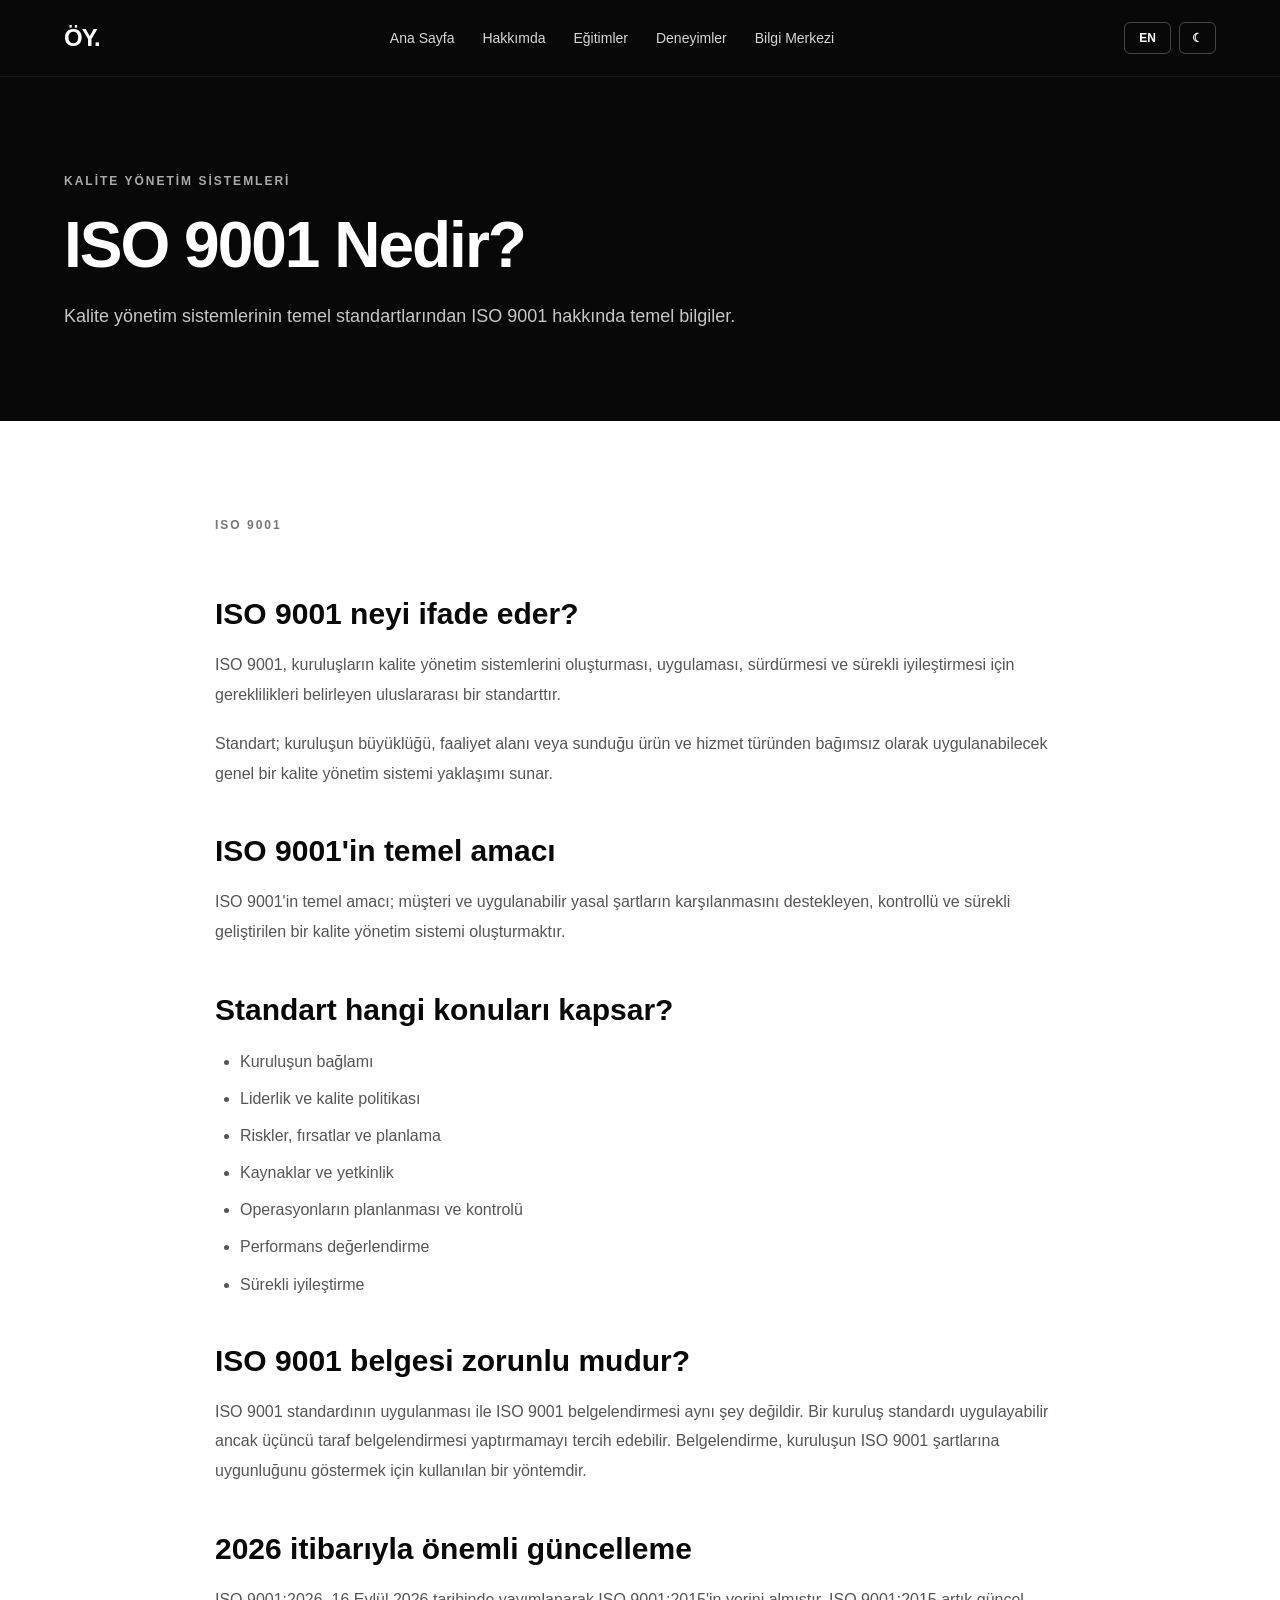
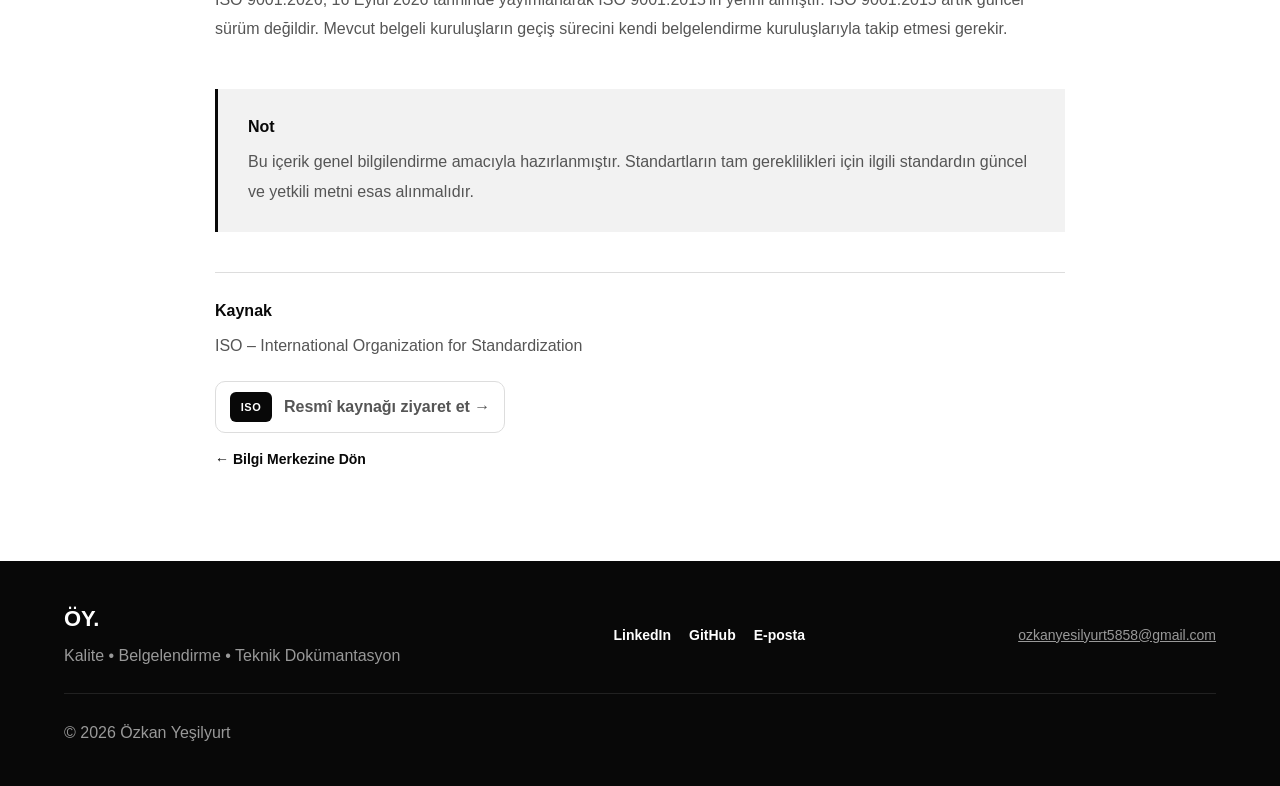
<file: iso-9001.html>
<!DOCTYPE html>
<html lang="tr">

<head>
    <meta charset="UTF-8">
    <meta name="viewport" content="width=device-width, initial-scale=1.0">

    <title>ISO 9001 Nedir? | Özkan Yeşilyurt</title>

    <link rel="stylesheet" href="style.css">
</head>

<body>

    <nav class="navbar">
    <div class="nav-container">
        <a href="index.html" class="logo">ÖY.</a>
        <div class="nav-links">
            <a href="index.html" data-tr="Ana Sayfa" data-en="Home">Ana Sayfa</a>
            <a href="about.html" data-tr="Hakkımda" data-en="About">Hakkımda</a>
            <a href="education.html" data-tr="Eğitimler" data-en="Education">Eğitimler</a>
            <a href="experience.html" data-tr="Deneyimler" data-en="Experience">Deneyimler</a>
            <a href="knowledge.html" data-tr="Bilgi Merkezi" data-en="Knowledge Center">Bilgi Merkezi</a>
        </div>
        <div class="nav-actions"><button id="languageToggle" class="language-button">EN</button><button id="themeToggle" class="theme-toggle" aria-label="Tema">☾</button></div>
    </div>
</nav>


    <section class="page-header">

        <div class="container">

            <span class="section-label">
                KALİTE YÖNETİM SİSTEMLERİ
            </span>

            <h1 data-tr="ISO 9001 Nedir?"
                data-en="What is ISO 9001?">
                ISO 9001 Nedir?
            </h1>

            <p data-tr="Kalite yönetim sistemlerinin temel standartlarından ISO 9001 hakkında temel bilgiler."
               data-en="Basic information about ISO 9001, one of the fundamental standards for quality management systems.">
                Kalite yönetim sistemlerinin temel standartlarından ISO 9001 hakkında temel bilgiler.
            </p>

        </div>

    </section>


    <section class="section">

        <div class="container">

            <div class="article-content">

                <span class="section-label">
                    ISO 9001
                </span>

                <h2 data-tr="ISO 9001 neyi ifade eder?"
                    data-en="What does ISO 9001 mean?">
                    ISO 9001 neyi ifade eder?
                </h2>

                <p data-tr="ISO 9001, kuruluşların kalite yönetim sistemlerini oluşturması, uygulaması, sürdürmesi ve sürekli iyileştirmesi için gereklilikleri belirleyen uluslararası bir standarttır."
                   data-en="ISO 9001 is an international standard that specifies requirements for establishing, implementing, maintaining and continually improving a quality management system.">
                    ISO 9001, kuruluşların kalite yönetim sistemlerini oluşturması, uygulaması, sürdürmesi ve sürekli iyileştirmesi için gereklilikleri belirleyen uluslararası bir standarttır.
                </p>

                <p data-tr="Standart; kuruluşun büyüklüğü, faaliyet alanı veya sunduğu ürün ve hizmet türünden bağımsız olarak uygulanabilecek genel bir kalite yönetim sistemi yaklaşımı sunar."
                   data-en="The standard provides a general quality management system approach that can be applied regardless of an organization's size, sector or products and services.">
                    Standart; kuruluşun büyüklüğü, faaliyet alanı veya sunduğu ürün ve hizmet türünden bağımsız olarak uygulanabilecek genel bir kalite yönetim sistemi yaklaşımı sunar.
                </p>


                <h2 data-tr="ISO 9001'in temel amacı"
                    data-en="The main purpose of ISO 9001">
                    ISO 9001'in temel amacı
                </h2>

                <p data-tr="ISO 9001'in temel amacı; müşteri ve uygulanabilir yasal şartların karşılanmasını destekleyen, kontrollü ve sürekli geliştirilen bir kalite yönetim sistemi oluşturmaktır."
                   data-en="The main purpose of ISO 9001 is to establish a controlled and continually improving quality management system that supports meeting customer and applicable statutory requirements.">
                    ISO 9001'in temel amacı; müşteri ve uygulanabilir yasal şartların karşılanmasını destekleyen, kontrollü ve sürekli geliştirilen bir kalite yönetim sistemi oluşturmaktır.
                </p>


                <h2 data-tr="Standart hangi konuları kapsar?"
                    data-en="What does the standard cover?">
                    Standart hangi konuları kapsar?
                </h2>

                <ul>
                    <li data-tr="Kuruluşun bağlamı"
                        data-en="Context of the organization">
                        Kuruluşun bağlamı
                    </li>

                    <li data-tr="Liderlik ve kalite politikası"
                        data-en="Leadership and quality policy">
                        Liderlik ve kalite politikası
                    </li>

                    <li data-tr="Riskler, fırsatlar ve planlama"
                        data-en="Risks, opportunities and planning">
                        Riskler, fırsatlar ve planlama
                    </li>

                    <li data-tr="Kaynaklar ve yetkinlik"
                        data-en="Resources and competence">
                        Kaynaklar ve yetkinlik
                    </li>

                    <li data-tr="Operasyonların planlanması ve kontrolü"
                        data-en="Planning and control of operations">
                        Operasyonların planlanması ve kontrolü
                    </li>

                    <li data-tr="Performans değerlendirme"
                        data-en="Performance evaluation">
                        Performans değerlendirme
                    </li>

                    <li data-tr="Sürekli iyileştirme"
                        data-en="Continual improvement">
                        Sürekli iyileştirme
                    </li>
                </ul>


                <h2 data-tr="ISO 9001 belgesi zorunlu mudur?"
                    data-en="Is ISO 9001 certification mandatory?">
                    ISO 9001 belgesi zorunlu mudur?
                </h2>

                <p data-tr="ISO 9001 standardının uygulanması ile ISO 9001 belgelendirmesi aynı şey değildir. Bir kuruluş standardı uygulayabilir ancak üçüncü taraf belgelendirmesi yaptırmamayı tercih edebilir. Belgelendirme, kuruluşun ISO 9001 şartlarına uygunluğunu göstermek için kullanılan bir yöntemdir."
                   data-en="Implementing ISO 9001 and obtaining ISO 9001 certification are not the same thing. An organization may implement the standard without choosing third-party certification. Certification is one way of demonstrating conformity with ISO 9001 requirements.">
                    ISO 9001 standardının uygulanması ile ISO 9001 belgelendirmesi aynı şey değildir. Bir kuruluş standardı uygulayabilir ancak üçüncü taraf belgelendirmesi yaptırmamayı tercih edebilir. Belgelendirme, kuruluşun ISO 9001 şartlarına uygunluğunu göstermek için kullanılan bir yöntemdir.
                </p>


                <h2 data-tr="2026 itibarıyla önemli güncelleme"
                    data-en="Important update as of 2026">
                    2026 itibarıyla önemli güncelleme
                </h2>

                <p data-tr="ISO 9001:2026, 16 Eylül 2026 tarihinde yayımlanarak ISO 9001:2015'in yerini almıştır. ISO 9001:2015 artık güncel sürüm değildir. Mevcut belgeli kuruluşların geçiş sürecini kendi belgelendirme kuruluşlarıyla takip etmesi gerekir."
                   data-en="ISO 9001:2026 was published on 16 September 2026 and replaced ISO 9001:2015. ISO 9001:2015 is no longer the current edition. Certified organizations should follow the transition process with their certification bodies.">
                    ISO 9001:2026, 16 Eylül 2026 tarihinde yayımlanarak ISO 9001:2015'in yerini almıştır. ISO 9001:2015 artık güncel sürüm değildir. Mevcut belgeli kuruluşların geçiş sürecini kendi belgelendirme kuruluşlarıyla takip etmesi gerekir.
                </p>


                <div class="article-note">

                    <strong data-tr="Not"
                            data-en="Note">
                        Not
                    </strong>

                    <p data-tr="Bu içerik genel bilgilendirme amacıyla hazırlanmıştır. Standartların tam gereklilikleri için ilgili standardın güncel ve yetkili metni esas alınmalıdır."
                       data-en="This content is provided for general informational purposes. The current authorized edition of the relevant standard should be consulted for its complete requirements.">
                        Bu içerik genel bilgilendirme amacıyla hazırlanmıştır. Standartların tam gereklilikleri için ilgili standardın güncel ve yetkili metni esas alınmalıdır.
                    </p>

                </div>


                <div class="article-source">

                    <strong data-tr="Kaynak"
                            data-en="Source">
                        Kaynak
                    </strong>

                    <p>
                        ISO – International Organization for Standardization
                    </p>
                    <p><a class="source-link" href="https://www.iso.org/standard/9001" target="_blank" rel="noopener noreferrer"><span class="source-logo" aria-hidden="true">ISO</span><span data-tr="Resmî kaynağı ziyaret et →" data-en="Visit official source →">Resmî kaynağı ziyaret et →</span></a></p>

                </div>


                <a href="knowledge.html"
                   class="card-link"
                   data-tr="← Bilgi Merkezine Dön"
                   data-en="← Back to Knowledge Center">
                    ← Bilgi Merkezine Dön
                </a>

            </div>

        </div>

    </section>


    <footer class="footer">
    <div class="container">
        <div class="footer-content">
            <div>
                <strong>ÖY.</strong>
                <p data-tr="Kalite • Belgelendirme • Teknik Dokümantasyon" data-en="Quality • Certification • Technical Documentation">Kalite • Belgelendirme • Teknik Dokümantasyon</p>
            </div>
            <div class="footer-links">
                <a href="https://tr.linkedin.com/in/%C3%B6zkan-ye%C5%9Filyurt-662369181" target="_blank" rel="noopener noreferrer" data-tr="LinkedIn" data-en="LinkedIn">LinkedIn</a>
                <a href="https://github.com/ozkanyslyrt" target="_blank" rel="noopener noreferrer">GitHub</a>
                <a href="mailto:ozkanyesilyurt5858@gmail.com" data-tr="E-posta" data-en="Email">E-posta</a>
            </div>
            <p class="footer-contact"><a href="mailto:ozkanyesilyurt5858@gmail.com">ozkanyesilyurt5858@gmail.com</a></p>
        </div>
        <div class="footer-bottom"><p>© 2026 Özkan Yeşilyurt</p></div>
    </div>
</footer>


    <script src="script.js"></script>

</body>
</html>
</file>
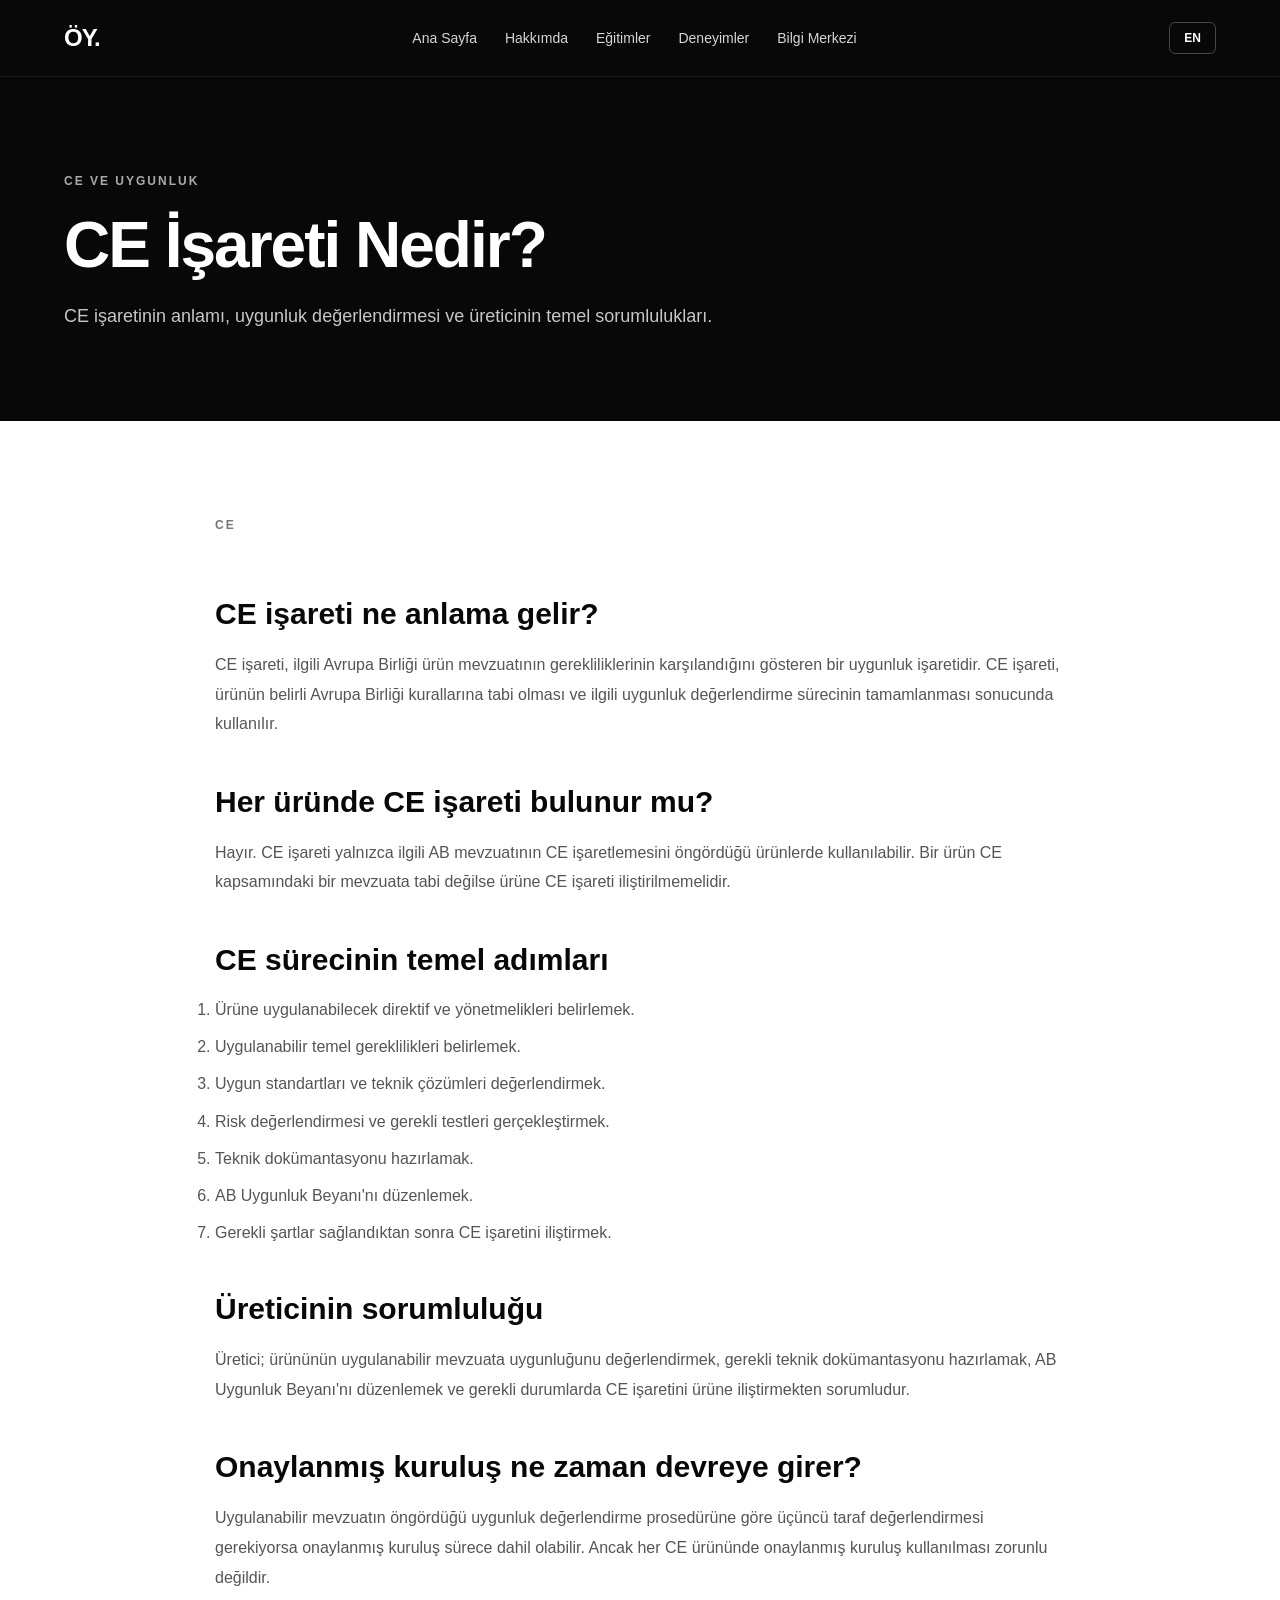
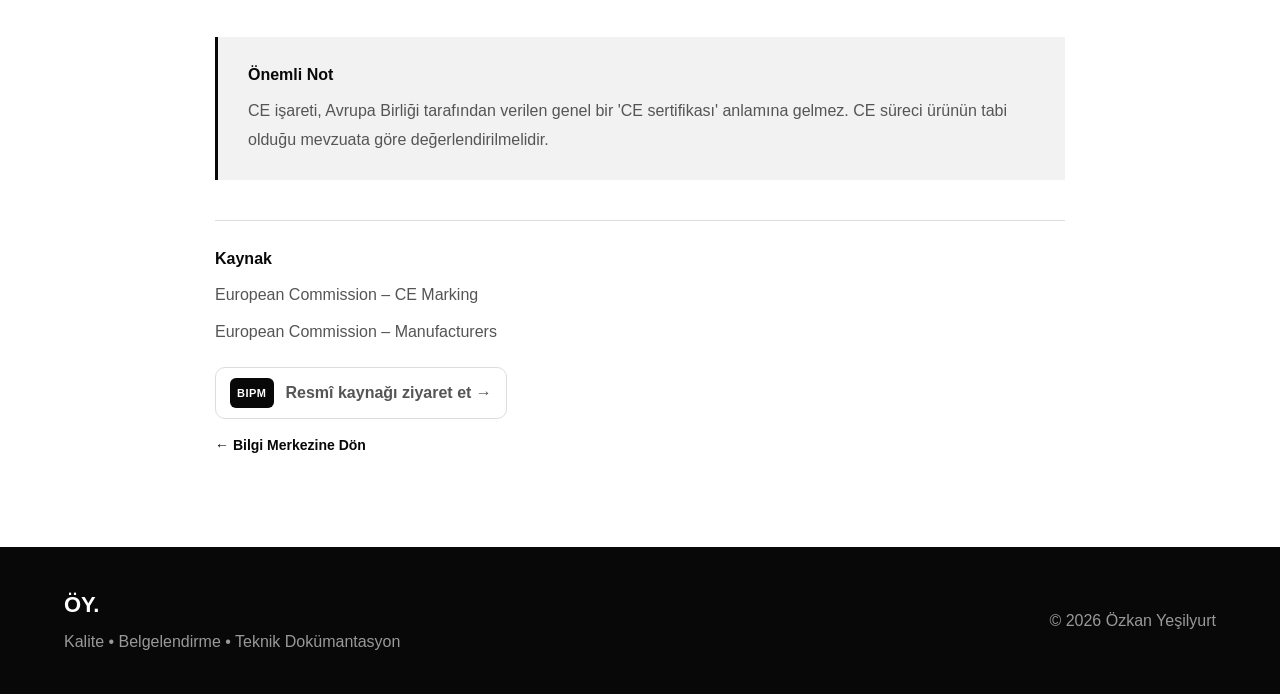
<file: kalibrasyon.html>
<!DOCTYPE html>
<html lang="tr">

<head>
    <meta charset="UTF-8">
    <meta name="viewport" content="width=device-width, initial-scale=1.0">

    <title>CE İşareti Nedir? | Özkan Yeşilyurt</title>

    <link rel="stylesheet" href="style.css">
</head>

<body>

<nav class="navbar">

    <div class="nav-container">

        <a href="index.html" class="logo">ÖY.</a>

        <div class="nav-links">

            <a href="index.html"
               data-tr="Ana Sayfa"
               data-en="Home">
                Ana Sayfa
            </a>

            <a href="about.html"
               data-tr="Hakkımda"
               data-en="About">
                Hakkımda
            </a>

            <a href="education.html"
               data-tr="Eğitimler"
               data-en="Education">
                Eğitimler
            </a>

            <a href="experience.html"
               data-tr="Deneyimler"
               data-en="Experience">
                Deneyimler
            </a>

            <a href="knowledge.html"
               data-tr="Bilgi Merkezi"
               data-en="Knowledge Center">
                Bilgi Merkezi
            </a>

        </div>

        <button id="languageToggle" class="language-btn">
            EN
        </button>

    </div>

</nav>


<section class="page-header">

    <div class="container">

        <span class="section-label"
              data-tr="CE VE UYGUNLUK"
              data-en="CE & CONFORMITY">
            CE VE UYGUNLUK
        </span>

        <h1 data-tr="CE İşareti Nedir?"
            data-en="What is CE Marking?">
            CE İşareti Nedir?
        </h1>

        <p data-tr="CE işaretinin anlamı, uygunluk değerlendirmesi ve üreticinin temel sorumlulukları."
           data-en="The meaning of CE marking, conformity assessment and the main responsibilities of manufacturers.">
            CE işaretinin anlamı, uygunluk değerlendirmesi ve üreticinin temel sorumlulukları.
        </p>

    </div>

</section>


<section class="section">

    <div class="container">

        <div class="article-content">

            <span class="section-label">CE</span>

            <h2 data-tr="CE işareti ne anlama gelir?"
                data-en="What does CE marking mean?">
                CE işareti ne anlama gelir?
            </h2>

            <p data-tr="CE işareti, ilgili Avrupa Birliği ürün mevzuatının gerekliliklerinin karşılandığını gösteren bir uygunluk işaretidir. CE işareti, ürünün belirli Avrupa Birliği kurallarına tabi olması ve ilgili uygunluk değerlendirme sürecinin tamamlanması sonucunda kullanılır."
               data-en="CE marking indicates that a product complies with the applicable European Union product legislation. It is used when a product falls within the scope of relevant EU rules and the applicable conformity assessment process has been completed.">
                CE işareti, ilgili Avrupa Birliği ürün mevzuatının gerekliliklerinin karşılandığını gösteren bir uygunluk işaretidir. CE işareti, ürünün belirli Avrupa Birliği kurallarına tabi olması ve ilgili uygunluk değerlendirme sürecinin tamamlanması sonucunda kullanılır.
            </p>


            <h2 data-tr="Her üründe CE işareti bulunur mu?"
                data-en="Does every product require CE marking?">
                Her üründe CE işareti bulunur mu?
            </h2>

            <p data-tr="Hayır. CE işareti yalnızca ilgili AB mevzuatının CE işaretlemesini öngördüğü ürünlerde kullanılabilir. Bir ürün CE kapsamındaki bir mevzuata tabi değilse ürüne CE işareti iliştirilmemelidir."
               data-en="No. CE marking may only be used for products covered by EU legislation requiring CE marking. If a product is not covered by such legislation, CE marking must not be affixed.">
                Hayır. CE işareti yalnızca ilgili AB mevzuatının CE işaretlemesini öngördüğü ürünlerde kullanılabilir. Bir ürün CE kapsamındaki bir mevzuata tabi değilse ürüne CE işareti iliştirilmemelidir.
            </p>


            <h2 data-tr="CE sürecinin temel adımları"
                data-en="Basic steps of the CE process">
                CE sürecinin temel adımları
            </h2>

            <ol>

                <li data-tr="Ürüne uygulanabilecek direktif ve yönetmelikleri belirlemek."
                    data-en="Identify the directives and regulations applicable to the product.">
                    Ürüne uygulanabilecek direktif ve yönetmelikleri belirlemek.
                </li>

                <li data-tr="Uygulanabilir temel gereklilikleri belirlemek."
                    data-en="Identify the applicable essential requirements.">
                    Uygulanabilir temel gereklilikleri belirlemek.
                </li>

                <li data-tr="Uygun standartları ve teknik çözümleri değerlendirmek."
                    data-en="Evaluate applicable standards and technical solutions.">
                    Uygun standartları ve teknik çözümleri değerlendirmek.
                </li>

                <li data-tr="Risk değerlendirmesi ve gerekli testleri gerçekleştirmek."
                    data-en="Perform risk assessment and required testing.">
                    Risk değerlendirmesi ve gerekli testleri gerçekleştirmek.
                </li>

                <li data-tr="Teknik dokümantasyonu hazırlamak."
                    data-en="Prepare the technical documentation.">
                    Teknik dokümantasyonu hazırlamak.
                </li>

                <li data-tr="AB Uygunluk Beyanı'nı düzenlemek."
                    data-en="Prepare the EU Declaration of Conformity.">
                    AB Uygunluk Beyanı'nı düzenlemek.
                </li>

                <li data-tr="Gerekli şartlar sağlandıktan sonra CE işaretini iliştirmek."
                    data-en="Affix the CE marking after the applicable requirements have been fulfilled.">
                    Gerekli şartlar sağlandıktan sonra CE işaretini iliştirmek.
                </li>

            </ol>


            <h2 data-tr="Üreticinin sorumluluğu"
                data-en="Manufacturer's responsibility">
                Üreticinin sorumluluğu
            </h2>

            <p data-tr="Üretici; ürününün uygulanabilir mevzuata uygunluğunu değerlendirmek, gerekli teknik dokümantasyonu hazırlamak, AB Uygunluk Beyanı'nı düzenlemek ve gerekli durumlarda CE işaretini ürüne iliştirmekten sorumludur."
               data-en="The manufacturer is responsible for assessing conformity, preparing the required technical documentation, drawing up the EU Declaration of Conformity and affixing the CE marking where required.">
                Üretici; ürününün uygulanabilir mevzuata uygunluğunu değerlendirmek, gerekli teknik dokümantasyonu hazırlamak, AB Uygunluk Beyanı'nı düzenlemek ve gerekli durumlarda CE işaretini ürüne iliştirmekten sorumludur.
            </p>


            <h2 data-tr="Onaylanmış kuruluş ne zaman devreye girer?"
                data-en="When is a notified body involved?">
                Onaylanmış kuruluş ne zaman devreye girer?
            </h2>

            <p data-tr="Uygulanabilir mevzuatın öngördüğü uygunluk değerlendirme prosedürüne göre üçüncü taraf değerlendirmesi gerekiyorsa onaylanmış kuruluş sürece dahil olabilir. Ancak her CE ürününde onaylanmış kuruluş kullanılması zorunlu değildir."
               data-en="A notified body may be involved when the applicable conformity assessment procedure requires third-party assessment. However, not every CE-marked product requires the involvement of a notified body.">
                Uygulanabilir mevzuatın öngördüğü uygunluk değerlendirme prosedürüne göre üçüncü taraf değerlendirmesi gerekiyorsa onaylanmış kuruluş sürece dahil olabilir. Ancak her CE ürününde onaylanmış kuruluş kullanılması zorunlu değildir.
            </p>


            <div class="article-note">

                <strong data-tr="Önemli Not"
                        data-en="Important Note">
                    Önemli Not
                </strong>

                <p data-tr="CE işareti, Avrupa Birliği tarafından verilen genel bir 'CE sertifikası' anlamına gelmez. CE süreci ürünün tabi olduğu mevzuata göre değerlendirilmelidir."
                   data-en="CE marking does not mean that the European Union has issued a general 'CE certificate'. The CE process must be assessed according to the legislation applicable to the product.">
                    CE işareti, Avrupa Birliği tarafından verilen genel bir "CE sertifikası" anlamına gelmez. CE süreci ürünün tabi olduğu mevzuata göre değerlendirilmelidir.
                </p>

            </div>


            <div class="article-source">

                <strong data-tr="Kaynak"
                        data-en="Source">
                    Kaynak
                </strong>

                <p>
                    European Commission – CE Marking
                </p>

                <p>
                    European Commission – Manufacturers
                </p>
                <p><a class="source-link" href="https://www.bipm.org/en/metrology-resources" target="_blank" rel="noopener noreferrer"><span class="source-logo" aria-hidden="true">BIPM</span><span data-tr="Resmî kaynağı ziyaret et →" data-en="Visit official source →">Resmî kaynağı ziyaret et →</span></a></p>

            </div>


            <a href="knowledge.html"
               class="card-link"
               data-tr="← Bilgi Merkezine Dön"
               data-en="← Back to Knowledge Center">
                ← Bilgi Merkezine Dön
            </a>

        </div>

    </div>

</section>


<footer class="footer">

    <div class="container">

        <div class="footer-content">

            <div>

                <strong>ÖY.</strong>

                <p data-tr="Kalite • Belgelendirme • Teknik Dokümantasyon"
                   data-en="Quality • Certification • Technical Documentation">
                    Kalite • Belgelendirme • Teknik Dokümantasyon
                </p>

            </div>

            <p>© 2026 Özkan Yeşilyurt</p>

        </div>

    </div>

</footer>


<script src="script.js"></script>

</body>

</html>
</file>
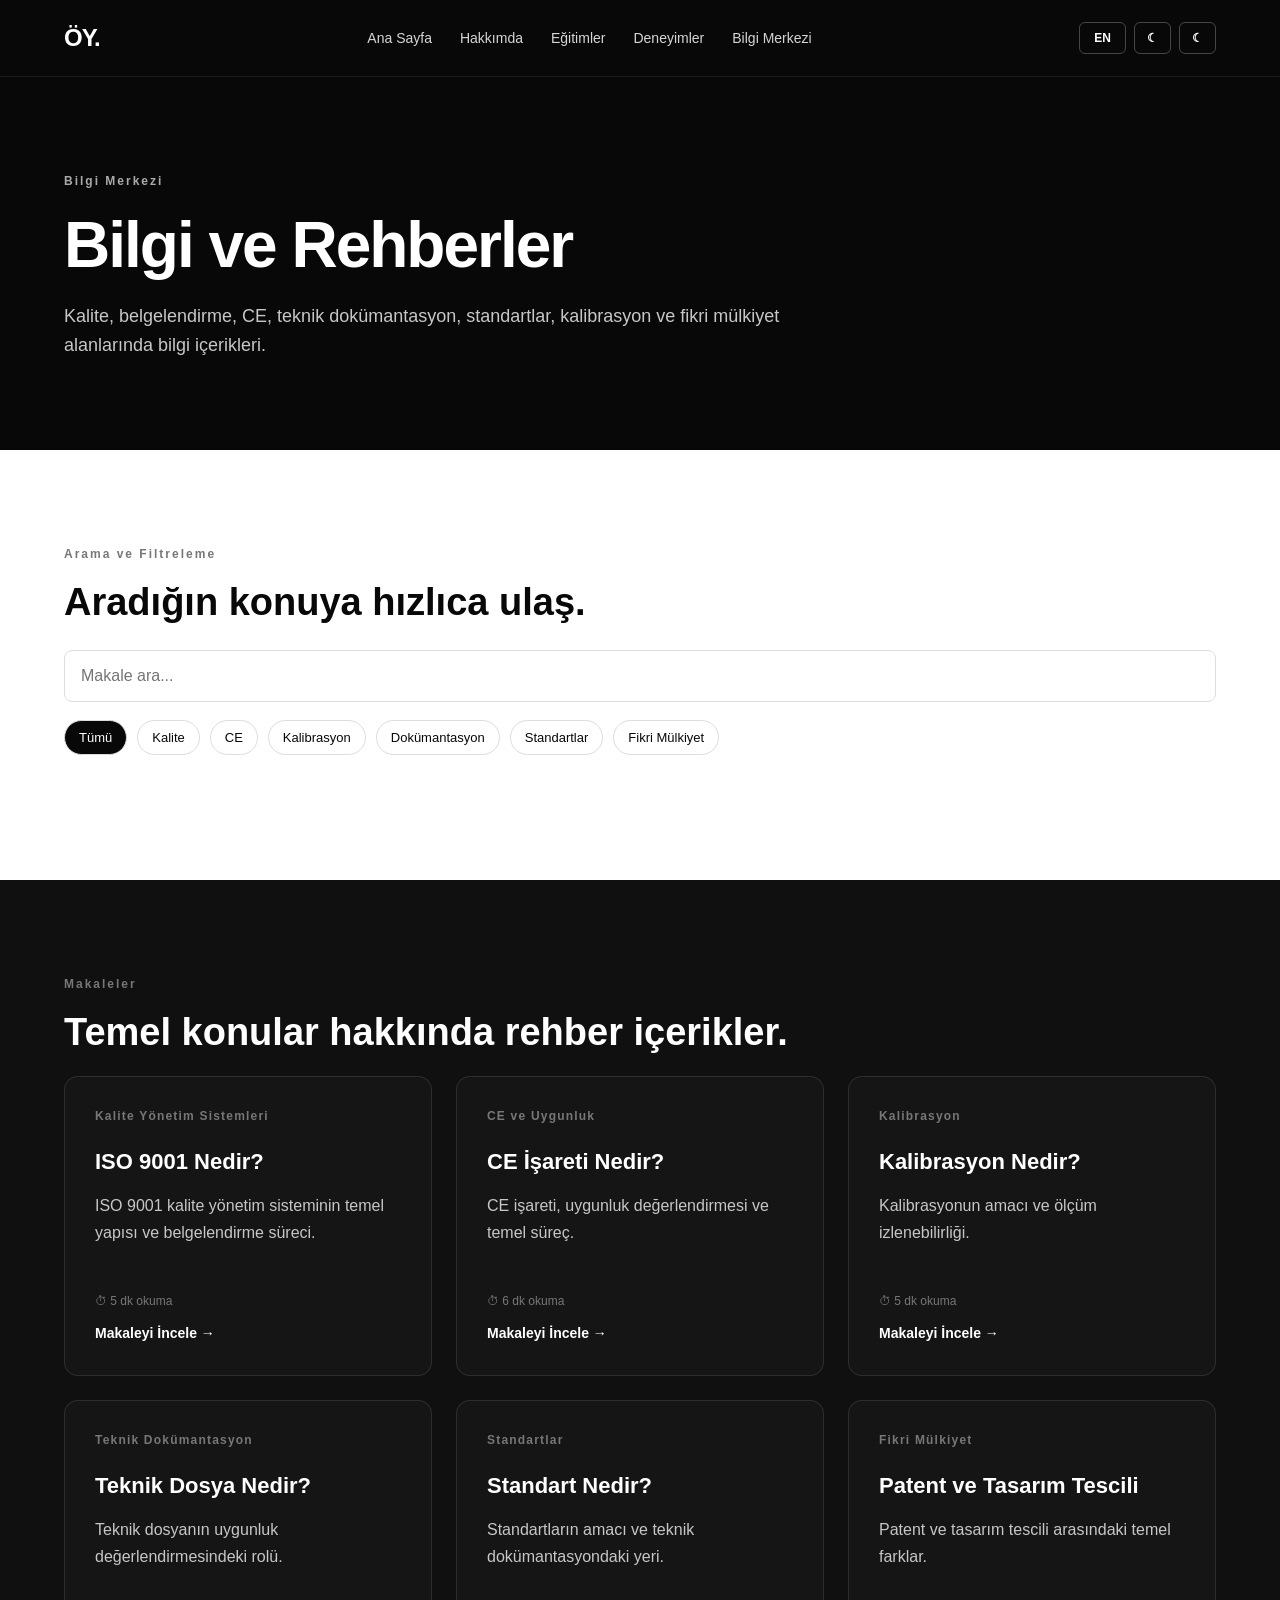
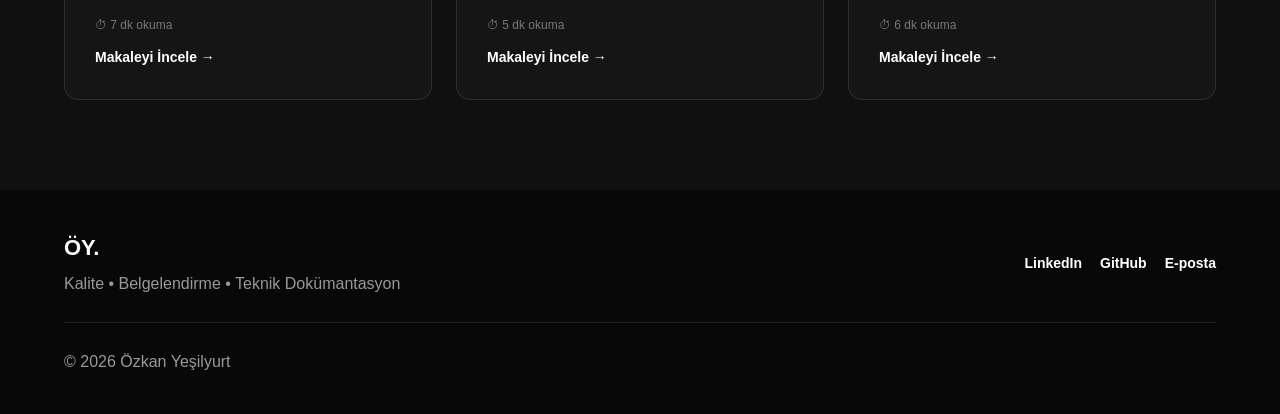
<file: knowledge.html>
<!DOCTYPE html><html lang="tr"><head><meta charset="UTF-8"><meta name="viewport" content="width=device-width, initial-scale=1.0"><title>Bilgi Merkezi | Özkan Yeşilyurt</title><link rel="stylesheet" href="style.css"></head><body><nav class="navbar">
<div class="nav-container">
<a href="index.html" class="logo">ÖY.</a>
<div class="nav-links">
<a href="index.html" data-tr="Ana Sayfa" data-en="Home">Ana Sayfa</a>
<a href="about.html" data-tr="Hakkımda" data-en="About">Hakkımda</a>
<a href="education.html" data-tr="Eğitimler" data-en="Education">Eğitimler</a>
<a href="experience.html" data-tr="Deneyimler" data-en="Experience">Deneyimler</a>
<a href="knowledge.html" data-tr="Bilgi Merkezi" data-en="Knowledge Center">Bilgi Merkezi</a>
</div>
<div class="nav-actions"><div class="nav-actions"><button id="languageToggle" class="language-button">EN</button><button id="themeToggle" class="theme-toggle" aria-label="Tema">☾</button></div><button id="themeToggle" class="theme-toggle" aria-label="Tema">☾</button></div>
</div></nav>
<header class="page-header"><div class="container"><span class="section-label" data-tr="Bilgi Merkezi" data-en="Knowledge Center">Bilgi Merkezi</span><h1 data-tr="Bilgi ve Rehberler" data-en="Knowledge & Guides">Bilgi ve Rehberler</h1><p data-tr="Kalite, belgelendirme, CE, teknik dokümantasyon, standartlar, kalibrasyon ve fikri mülkiyet alanlarında bilgi içerikleri." data-en="Knowledge content on quality, certification, CE, technical documentation, standards, calibration and intellectual property.">Kalite, belgelendirme, CE, teknik dokümantasyon, standartlar, kalibrasyon ve fikri mülkiyet alanlarında bilgi içerikleri.</p></div></header>
<main><section class="section"><div class="container"><div class="section-header"><span class="section-label" data-tr="Arama ve Filtreleme" data-en="Search & Filter">Arama ve Filtreleme</span><h2 data-tr="Aradığın konuya hızlıca ulaş." data-en="Find the topic you need quickly.">Aradığın konuya hızlıca ulaş.</h2><div class="search-bar"><input id="articleSearch" type="search" data-tr-placeholder="Makale ara..." data-en-placeholder="Search articles..." placeholder="Makale ara..."></div><div class="category-filters"><button class="filter-button active" data-category="all" data-tr="Tümü" data-en="All">Tümü</button><button class="filter-button" data-category="quality" data-tr="Kalite" data-en="Quality">Kalite</button><button class="filter-button" data-category="ce" data-tr="CE" data-en="CE">CE</button><button class="filter-button" data-category="calibration" data-tr="Kalibrasyon" data-en="Calibration">Kalibrasyon</button><button class="filter-button" data-category="documentation" data-tr="Dokümantasyon" data-en="Documentation">Dokümantasyon</button><button class="filter-button" data-category="standards" data-tr="Standartlar" data-en="Standards">Standartlar</button><button class="filter-button" data-category="ip" data-tr="Fikri Mülkiyet" data-en="Intellectual Property">Fikri Mülkiyet</button></div></div></div></section>
<section class="section section-dark"><div class="container"><div class="section-header"><span class="section-label" data-tr="Makaleler" data-en="Articles">Makaleler</span><h2 data-tr="Temel konular hakkında rehber içerikler." data-en="Guide content on key topics.">Temel konular hakkında rehber içerikler.</h2></div><div class="article-grid"><div class="article-card" data-category="quality"><span class="article-category" data-tr="Kalite Yönetim Sistemleri" data-en="Quality Management Systems">Kalite Yönetim Sistemleri</span><h3 data-tr="ISO 9001 Nedir?" data-en="What is ISO 9001?">ISO 9001 Nedir?</h3><p data-tr="ISO 9001 kalite yönetim sisteminin temel yapısı ve belgelendirme süreci." data-en="The basic structure and certification process of ISO 9001.">ISO 9001 kalite yönetim sisteminin temel yapısı ve belgelendirme süreci.</p><div class="article-meta"><span data-tr="⏱ 5 dk okuma" data-en="⏱ 5 min read">⏱ 5 dk okuma</span></div><a href="iso-9001.html" class="card-link" data-tr="Makaleyi İncele →" data-en="Read Article →">Makaleyi İncele →</a></div><div class="article-card" data-category="ce"><span class="article-category" data-tr="CE ve Uygunluk" data-en="CE & Conformity">CE ve Uygunluk</span><h3 data-tr="CE İşareti Nedir?" data-en="What is CE Marking?">CE İşareti Nedir?</h3><p data-tr="CE işareti, uygunluk değerlendirmesi ve temel süreç." data-en="CE marking, conformity assessment and the basic process.">CE işareti, uygunluk değerlendirmesi ve temel süreç.</p><div class="article-meta"><span data-tr="⏱ 6 dk okuma" data-en="⏱ 6 min read">⏱ 6 dk okuma</span></div><a href="ce-isareti.html" class="card-link" data-tr="Makaleyi İncele →" data-en="Read Article →">Makaleyi İncele →</a></div><div class="article-card" data-category="calibration"><span class="article-category" data-tr="Kalibrasyon" data-en="Calibration">Kalibrasyon</span><h3 data-tr="Kalibrasyon Nedir?" data-en="What is Calibration?">Kalibrasyon Nedir?</h3><p data-tr="Kalibrasyonun amacı ve ölçüm izlenebilirliği." data-en="The purpose of calibration and measurement traceability.">Kalibrasyonun amacı ve ölçüm izlenebilirliği.</p><div class="article-meta"><span data-tr="⏱ 5 dk okuma" data-en="⏱ 5 min read">⏱ 5 dk okuma</span></div><a href="kalibrasyon.html" class="card-link" data-tr="Makaleyi İncele →" data-en="Read Article →">Makaleyi İncele →</a></div><div class="article-card" data-category="documentation"><span class="article-category" data-tr="Teknik Dokümantasyon" data-en="Technical Documentation">Teknik Dokümantasyon</span><h3 data-tr="Teknik Dosya Nedir?" data-en="What is a Technical File?">Teknik Dosya Nedir?</h3><p data-tr="Teknik dosyanın uygunluk değerlendirmesindeki rolü." data-en="The role of the technical file in conformity assessment.">Teknik dosyanın uygunluk değerlendirmesindeki rolü.</p><div class="article-meta"><span data-tr="⏱ 7 dk okuma" data-en="⏱ 7 min read">⏱ 7 dk okuma</span></div><a href="teknik-dosya.html" class="card-link" data-tr="Makaleyi İncele →" data-en="Read Article →">Makaleyi İncele →</a></div><div class="article-card" data-category="standards"><span class="article-category" data-tr="Standartlar" data-en="Standards">Standartlar</span><h3 data-tr="Standart Nedir?" data-en="What is a Standard?">Standart Nedir?</h3><p data-tr="Standartların amacı ve teknik dokümantasyondaki yeri." data-en="The purpose of standards and their role in technical documentation.">Standartların amacı ve teknik dokümantasyondaki yeri.</p><div class="article-meta"><span data-tr="⏱ 5 dk okuma" data-en="⏱ 5 min read">⏱ 5 dk okuma</span></div><a href="standart-nedir.html" class="card-link" data-tr="Makaleyi İncele →" data-en="Read Article →">Makaleyi İncele →</a></div><div class="article-card" data-category="ip"><span class="article-category" data-tr="Fikri Mülkiyet" data-en="Intellectual Property">Fikri Mülkiyet</span><h3 data-tr="Patent ve Tasarım Tescili" data-en="Patent and Design Registration">Patent ve Tasarım Tescili</h3><p data-tr="Patent ve tasarım tescili arasındaki temel farklar." data-en="The basic differences between patents and design registrations.">Patent ve tasarım tescili arasındaki temel farklar.</p><div class="article-meta"><span data-tr="⏱ 6 dk okuma" data-en="⏱ 6 min read">⏱ 6 dk okuma</span></div><a href="patent-tasarim.html" class="card-link" data-tr="Makaleyi İncele →" data-en="Read Article →">Makaleyi İncele →</a></div></div></div></section>
</main><footer class="footer"><div class="container"><div class="footer-content"><div><strong>ÖY.</strong><p data-tr="Kalite • Belgelendirme • Teknik Dokümantasyon" data-en="Quality • Certification • Technical Documentation">Kalite • Belgelendirme • Teknik Dokümantasyon</p></div><div class="footer-links"><a href="https://tr.linkedin.com/in/%C3%B6zkan-ye%C5%9Filyurt-662369181" target="_blank">LinkedIn</a><a href="https://github.com/ozkanyslyrt" target="_blank" data-tr="GitHub" data-en="GitHub">GitHub</a><a href="mailto:ozkanyesilyurt5858@gmail.com" data-tr="E-posta" data-en="Email">E-posta</a></div></div><div class="footer-bottom"><p>© 2026 Özkan Yeşilyurt</p></div></div></footer><script src="script.js"></script></body></html>
</file>
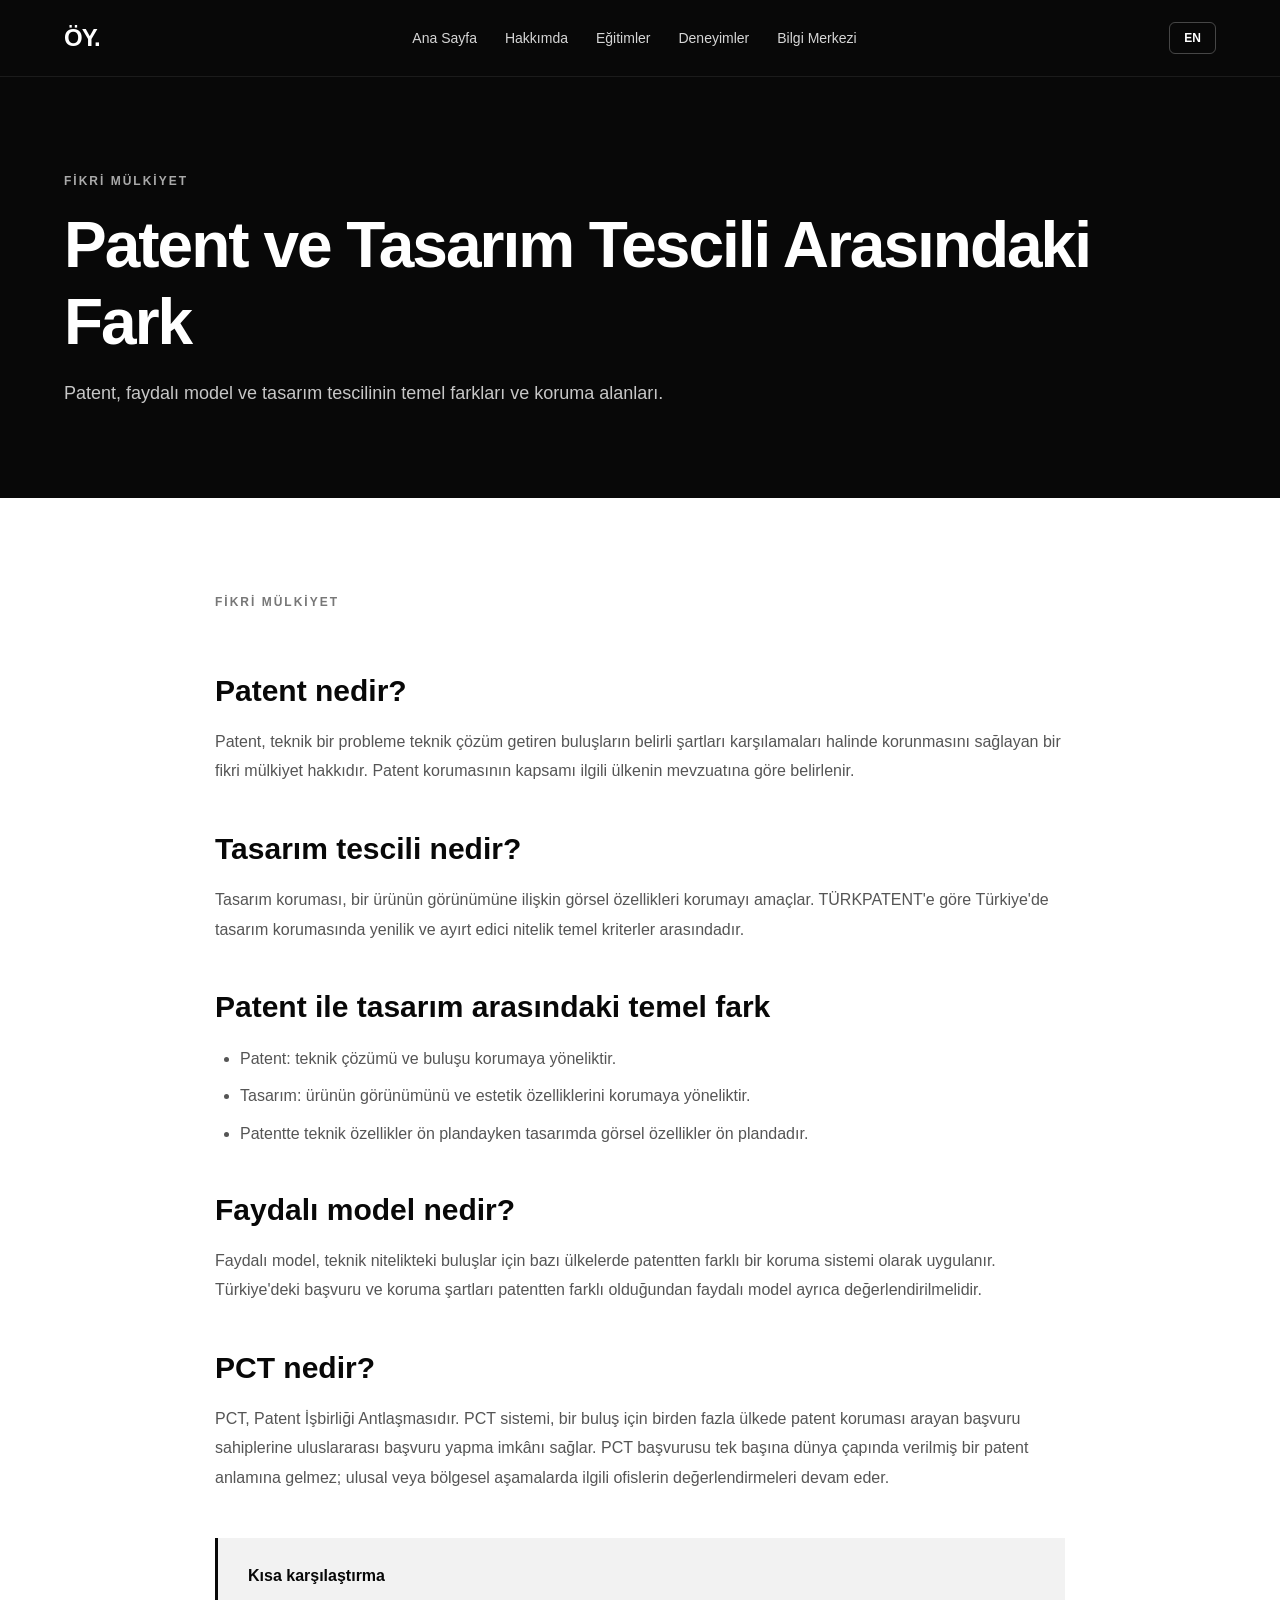
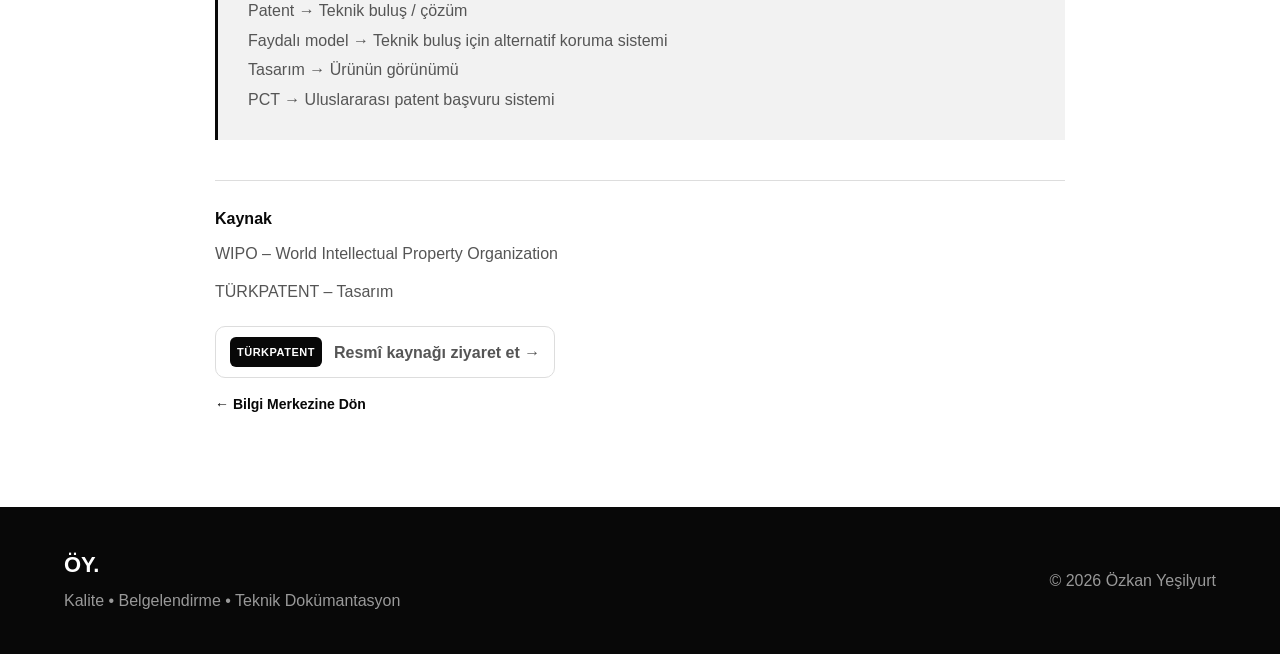
<file: patent-tasarim.html>
<!DOCTYPE html>
<html lang="tr">

<head>

    <meta charset="UTF-8">

    <meta name="viewport"
          content="width=device-width, initial-scale=1.0">

    <title>Patent ve Tasarım Tescili | Özkan Yeşilyurt</title>

    <link rel="stylesheet"
          href="style.css">

</head>


<body>


<nav class="navbar">

    <div class="nav-container">

        <a href="index.html"
           class="logo">
            ÖY.
        </a>


        <div class="nav-links">

            <a href="index.html"
               data-tr="Ana Sayfa"
               data-en="Home">
                Ana Sayfa
            </a>

            <a href="about.html"
               data-tr="Hakkımda"
               data-en="About">
                Hakkımda
            </a>

            <a href="education.html"
               data-tr="Eğitimler"
               data-en="Education">
                Eğitimler
            </a>

            <a href="experience.html"
               data-tr="Deneyimler"
               data-en="Experience">
                Deneyimler
            </a>

            <a href="knowledge.html"
               data-tr="Bilgi Merkezi"
               data-en="Knowledge Center">
                Bilgi Merkezi
            </a>

        </div>


        <button id="languageToggle"
                class="language-btn">
            EN
        </button>

    </div>

</nav>


<section class="page-header">

    <div class="container">

        <span class="section-label"
              data-tr="FİKRİ MÜLKİYET"
              data-en="INTELLECTUAL PROPERTY">
            FİKRİ MÜLKİYET
        </span>


        <h1 data-tr="Patent ve Tasarım Tescili Arasındaki Fark"
            data-en="Patent vs. Design Registration">
            Patent ve Tasarım Tescili Arasındaki Fark
        </h1>


        <p data-tr="Patent, faydalı model ve tasarım tescilinin temel farkları ve koruma alanları."
           data-en="The main differences and protection areas of patents, utility models and design registrations.">
            Patent, faydalı model ve tasarım tescilinin temel farkları ve koruma alanları.
        </p>

    </div>

</section>


<section class="section">

    <div class="container">

        <div class="article-content">

            <span class="section-label">
                FİKRİ MÜLKİYET
            </span>


            <h2 data-tr="Patent nedir?"
                data-en="What is a patent?">
                Patent nedir?
            </h2>


            <p data-tr="Patent, teknik bir probleme teknik çözüm getiren buluşların belirli şartları karşılamaları halinde korunmasını sağlayan bir fikri mülkiyet hakkıdır. Patent korumasının kapsamı ilgili ülkenin mevzuatına göre belirlenir."
               data-en="A patent is an intellectual property right that protects inventions providing a technical solution to a technical problem when the applicable requirements are met. The scope of patent protection is determined by the relevant national law.">
                Patent, teknik bir probleme teknik çözüm getiren buluşların belirli şartları karşılamaları halinde korunmasını sağlayan bir fikri mülkiyet hakkıdır. Patent korumasının kapsamı ilgili ülkenin mevzuatına göre belirlenir.
            </p>


            <h2 data-tr="Tasarım tescili nedir?"
                data-en="What is design registration?">
                Tasarım tescili nedir?
            </h2>


            <p data-tr="Tasarım koruması, bir ürünün görünümüne ilişkin görsel özellikleri korumayı amaçlar. TÜRKPATENT'e göre Türkiye'de tasarım korumasında yenilik ve ayırt edici nitelik temel kriterler arasındadır."
               data-en="Design protection aims to protect the visual features of a product's appearance. According to TURKPATENT, novelty and distinctive character are among the key criteria for design protection in Türkiye.">
                Tasarım koruması, bir ürünün görünümüne ilişkin görsel özellikleri korumayı amaçlar. TÜRKPATENT'e göre Türkiye'de tasarım korumasında yenilik ve ayırt edici nitelik temel kriterler arasındadır.
            </p>


            <h2 data-tr="Patent ile tasarım arasındaki temel fark"
                data-en="The main difference between a patent and a design">
                Patent ile tasarım arasındaki temel fark
            </h2>


            <ul>

                <li data-tr="Patent: teknik çözümü ve buluşu korumaya yöneliktir."
                    data-en="Patent: protects the technical solution and invention.">
                    Patent: teknik çözümü ve buluşu korumaya yöneliktir.
                </li>

                <li data-tr="Tasarım: ürünün görünümünü ve estetik özelliklerini korumaya yöneliktir."
                    data-en="Design: protects the appearance and aesthetic features of a product.">
                    Tasarım: ürünün görünümünü ve estetik özelliklerini korumaya yöneliktir.
                </li>

                <li data-tr="Patentte teknik özellikler ön plandayken tasarımda görsel özellikler ön plandadır."
                    data-en="Technical features are central to patents, while visual features are central to designs.">
                    Patentte teknik özellikler ön plandayken tasarımda görsel özellikler ön plandadır.
                </li>

            </ul>


            <h2 data-tr="Faydalı model nedir?"
                data-en="What is a utility model?">
                Faydalı model nedir?
            </h2>


            <p data-tr="Faydalı model, teknik nitelikteki buluşlar için bazı ülkelerde patentten farklı bir koruma sistemi olarak uygulanır. Türkiye'deki başvuru ve koruma şartları patentten farklı olduğundan faydalı model ayrıca değerlendirilmelidir."
               data-en="A utility model is a form of protection for technical inventions used in some countries as an alternative system to patents. In Türkiye, its application and protection requirements differ from patents and should be assessed separately.">
                Faydalı model, teknik nitelikteki buluşlar için bazı ülkelerde patentten farklı bir koruma sistemi olarak uygulanır. Türkiye'deki başvuru ve koruma şartları patentten farklı olduğundan faydalı model ayrıca değerlendirilmelidir.
            </p>


            <h2 data-tr="PCT nedir?"
                data-en="What is PCT?">
                PCT nedir?
            </h2>


            <p data-tr="PCT, Patent İşbirliği Antlaşmasıdır. PCT sistemi, bir buluş için birden fazla ülkede patent koruması arayan başvuru sahiplerine uluslararası başvuru yapma imkânı sağlar. PCT başvurusu tek başına dünya çapında verilmiş bir patent anlamına gelmez; ulusal veya bölgesel aşamalarda ilgili ofislerin değerlendirmeleri devam eder."
               data-en="PCT stands for Patent Cooperation Treaty. The PCT system allows applicants seeking patent protection in multiple countries to file an international application. A PCT application does not itself result in a worldwide patent; national or regional phases continue before the relevant offices.">
                PCT, Patent İşbirliği Antlaşmasıdır. PCT sistemi, bir buluş için birden fazla ülkede patent koruması arayan başvuru sahiplerine uluslararası başvuru yapma imkânı sağlar. PCT başvurusu tek başına dünya çapında verilmiş bir patent anlamına gelmez; ulusal veya bölgesel aşamalarda ilgili ofislerin değerlendirmeleri devam eder.
            </p>


            <div class="article-note">

                <strong data-tr="Kısa karşılaştırma"
                        data-en="Quick comparison">
                    Kısa karşılaştırma
                </strong>

                <p data-tr="Patent → Teknik buluş / çözüm"
                   data-en="Patent → Technical invention / solution">
                    Patent → Teknik buluş / çözüm
                </p>

                <p data-tr="Faydalı model → Teknik buluş için alternatif koruma sistemi"
                   data-en="Utility model → Alternative protection system for technical inventions">
                    Faydalı model → Teknik buluş için alternatif koruma sistemi
                </p>

                <p data-tr="Tasarım → Ürünün görünümü"
                   data-en="Design → Appearance of the product">
                    Tasarım → Ürünün görünümü
                </p>

                <p data-tr="PCT → Uluslararası patent başvuru sistemi"
                   data-en="PCT → International patent application system">
                    PCT → Uluslararası patent başvuru sistemi
                </p>

            </div>


            <div class="article-source">

                <strong data-tr="Kaynak"
                        data-en="Source">
                    Kaynak
                </strong>

                <p>WIPO – World Intellectual Property Organization</p>

                <p>TÜRKPATENT – Tasarım</p>
                <p><a class="source-link" href="https://www.turkpatent.gov.tr/" target="_blank" rel="noopener noreferrer"><span class="source-logo" aria-hidden="true">TÜRKPATENT</span><span data-tr="Resmî kaynağı ziyaret et →" data-en="Visit official source →">Resmî kaynağı ziyaret et →</span></a></p>

            </div>


            <a href="knowledge.html"
               class="card-link"
               data-tr="← Bilgi Merkezine Dön"
               data-en="← Back to Knowledge Center">
                ← Bilgi Merkezine Dön
            </a>

        </div>

    </div>

</section>


<footer class="footer">

    <div class="container">

        <div class="footer-content">

            <div>

                <strong>ÖY.</strong>

                <p data-tr="Kalite • Belgelendirme • Teknik Dokümantasyon"
                   data-en="Quality • Certification • Technical Documentation">
                    Kalite • Belgelendirme • Teknik Dokümantasyon
                </p>

            </div>

            <p>© 2026 Özkan Yeşilyurt</p>

        </div>

    </div>

</footer>


<script src="script.js"></script>

</body>

</html>
</file>
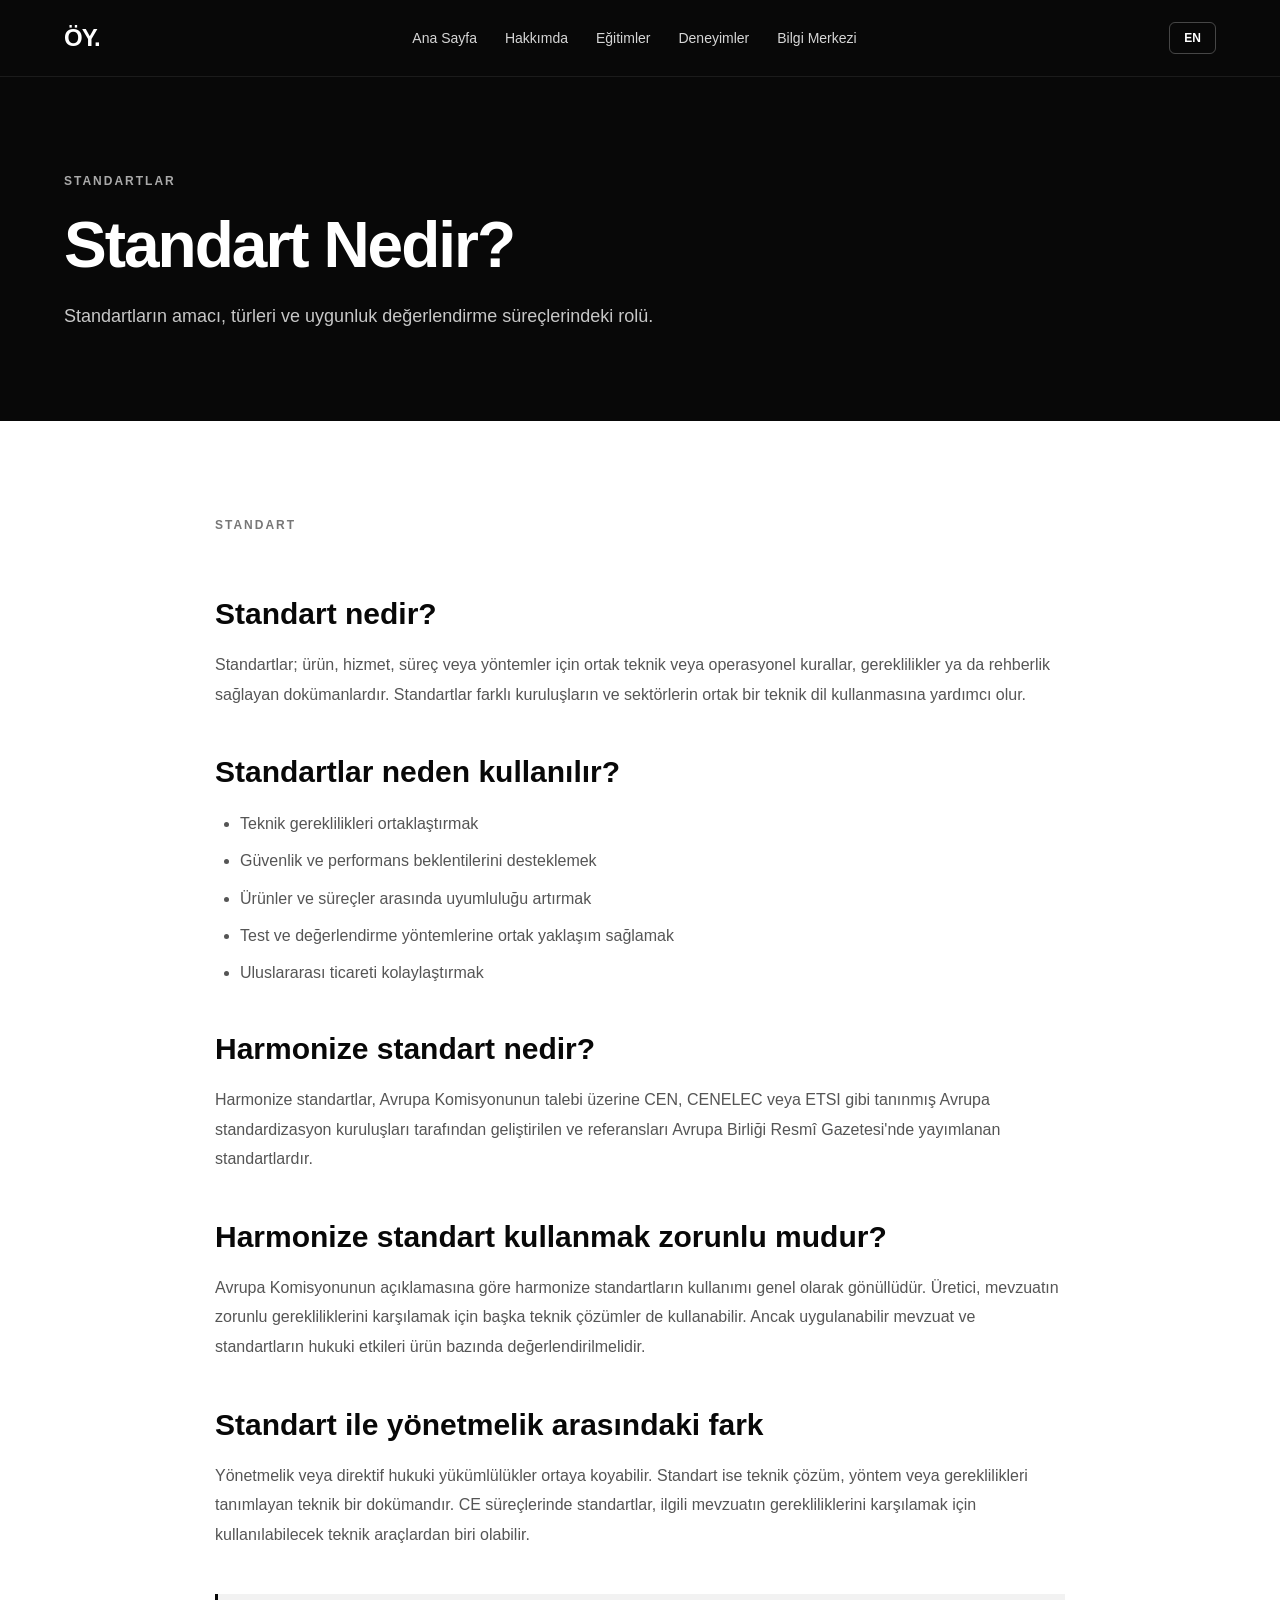
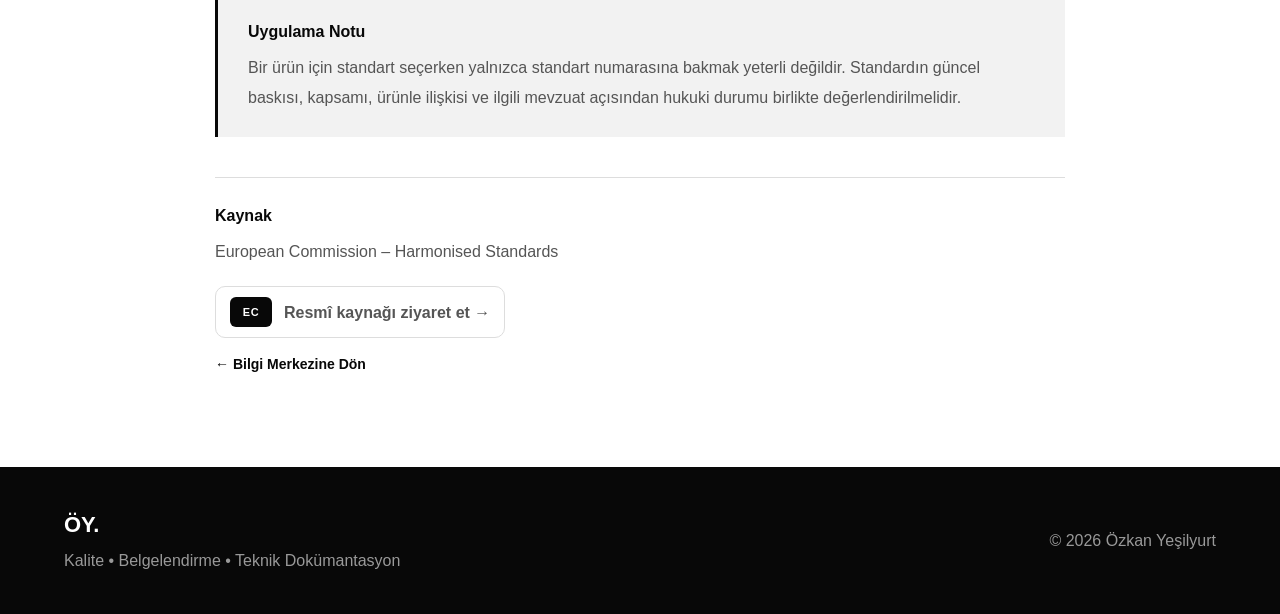
<file: standart-nedir.html>
<!DOCTYPE html>
<html lang="tr">

<head>

    <meta charset="UTF-8">

    <meta name="viewport"
          content="width=device-width, initial-scale=1.0">

    <title>Standart Nedir? | Özkan Yeşilyurt</title>

    <link rel="stylesheet"
          href="style.css">

</head>


<body>


<nav class="navbar">

    <div class="nav-container">

        <a href="index.html"
           class="logo">
            ÖY.
        </a>


        <div class="nav-links">

            <a href="index.html"
               data-tr="Ana Sayfa"
               data-en="Home">
                Ana Sayfa
            </a>

            <a href="about.html"
               data-tr="Hakkımda"
               data-en="About">
                Hakkımda
            </a>

            <a href="education.html"
               data-tr="Eğitimler"
               data-en="Education">
                Eğitimler
            </a>

            <a href="experience.html"
               data-tr="Deneyimler"
               data-en="Experience">
                Deneyimler
            </a>

            <a href="knowledge.html"
               data-tr="Bilgi Merkezi"
               data-en="Knowledge Center">
                Bilgi Merkezi
            </a>

        </div>


        <button id="languageToggle"
                class="language-btn">
            EN
        </button>

    </div>

</nav>


<section class="page-header">

    <div class="container">

        <span class="section-label"
              data-tr="STANDARTLAR"
              data-en="STANDARDS">
            STANDARTLAR
        </span>


        <h1 data-tr="Standart Nedir?"
            data-en="What is a Standard?">
            Standart Nedir?
        </h1>


        <p data-tr="Standartların amacı, türleri ve uygunluk değerlendirme süreçlerindeki rolü."
           data-en="The purpose and types of standards and their role in conformity assessment.">
            Standartların amacı, türleri ve uygunluk değerlendirme süreçlerindeki rolü.
        </p>

    </div>

</section>


<section class="section">

    <div class="container">

        <div class="article-content">

            <span class="section-label">
                STANDART
            </span>


            <h2 data-tr="Standart nedir?"
                data-en="What is a standard?">
                Standart nedir?
            </h2>


            <p data-tr="Standartlar; ürün, hizmet, süreç veya yöntemler için ortak teknik veya operasyonel kurallar, gereklilikler ya da rehberlik sağlayan dokümanlardır. Standartlar farklı kuruluşların ve sektörlerin ortak bir teknik dil kullanmasına yardımcı olur."
               data-en="Standards are documents that provide common technical or operational rules, requirements or guidance for products, services, processes or methods. They help organizations and industries use a common technical language.">
                Standartlar; ürün, hizmet, süreç veya yöntemler için ortak teknik veya operasyonel kurallar, gereklilikler ya da rehberlik sağlayan dokümanlardır. Standartlar farklı kuruluşların ve sektörlerin ortak bir teknik dil kullanmasına yardımcı olur.
            </p>


            <h2 data-tr="Standartlar neden kullanılır?"
                data-en="Why are standards used?">
                Standartlar neden kullanılır?
            </h2>


            <ul>

                <li data-tr="Teknik gereklilikleri ortaklaştırmak"
                    data-en="Harmonise technical requirements">
                    Teknik gereklilikleri ortaklaştırmak
                </li>

                <li data-tr="Güvenlik ve performans beklentilerini desteklemek"
                    data-en="Support safety and performance expectations">
                    Güvenlik ve performans beklentilerini desteklemek
                </li>

                <li data-tr="Ürünler ve süreçler arasında uyumluluğu artırmak"
                    data-en="Improve compatibility between products and processes">
                    Ürünler ve süreçler arasında uyumluluğu artırmak
                </li>

                <li data-tr="Test ve değerlendirme yöntemlerine ortak yaklaşım sağlamak"
                    data-en="Provide common approaches to testing and evaluation">
                    Test ve değerlendirme yöntemlerine ortak yaklaşım sağlamak
                </li>

                <li data-tr="Uluslararası ticareti kolaylaştırmak"
                    data-en="Facilitate international trade">
                    Uluslararası ticareti kolaylaştırmak
                </li>

            </ul>


            <h2 data-tr="Harmonize standart nedir?"
                data-en="What is a harmonised standard?">
                Harmonize standart nedir?
            </h2>


            <p data-tr="Harmonize standartlar, Avrupa Komisyonunun talebi üzerine CEN, CENELEC veya ETSI gibi tanınmış Avrupa standardizasyon kuruluşları tarafından geliştirilen ve referansları Avrupa Birliği Resmî Gazetesi'nde yayımlanan standartlardır."
               data-en="Harmonised standards are European standards developed by recognised European Standards Organisations such as CEN, CENELEC or ETSI following a request from the European Commission, with references published in the Official Journal of the European Union.">
                Harmonize standartlar, Avrupa Komisyonunun talebi üzerine CEN, CENELEC veya ETSI gibi tanınmış Avrupa standardizasyon kuruluşları tarafından geliştirilen ve referansları Avrupa Birliği Resmî Gazetesi'nde yayımlanan standartlardır.
            </p>


            <h2 data-tr="Harmonize standart kullanmak zorunlu mudur?"
                data-en="Is using a harmonised standard mandatory?">
                Harmonize standart kullanmak zorunlu mudur?
            </h2>


            <p data-tr="Avrupa Komisyonunun açıklamasına göre harmonize standartların kullanımı genel olarak gönüllüdür. Üretici, mevzuatın zorunlu gerekliliklerini karşılamak için başka teknik çözümler de kullanabilir. Ancak uygulanabilir mevzuat ve standartların hukuki etkileri ürün bazında değerlendirilmelidir."
               data-en="According to the European Commission, the use of harmonised standards is generally voluntary. Manufacturers may use other technical solutions to meet mandatory legal requirements. However, the applicable legislation and legal effects of standards must be assessed for each product.">
                Avrupa Komisyonunun açıklamasına göre harmonize standartların kullanımı genel olarak gönüllüdür. Üretici, mevzuatın zorunlu gerekliliklerini karşılamak için başka teknik çözümler de kullanabilir. Ancak uygulanabilir mevzuat ve standartların hukuki etkileri ürün bazında değerlendirilmelidir.
            </p>


            <h2 data-tr="Standart ile yönetmelik arasındaki fark"
                data-en="Difference between a standard and a regulation">
                Standart ile yönetmelik arasındaki fark
            </h2>


            <p data-tr="Yönetmelik veya direktif hukuki yükümlülükler ortaya koyabilir. Standart ise teknik çözüm, yöntem veya gereklilikleri tanımlayan teknik bir dokümandır. CE süreçlerinde standartlar, ilgili mevzuatın gerekliliklerini karşılamak için kullanılabilecek teknik araçlardan biri olabilir."
               data-en="A regulation or directive may create legal obligations. A standard is a technical document defining technical solutions, methods or requirements. In CE processes, standards may be one of the technical means used to demonstrate compliance with applicable legislation.">
                Yönetmelik veya direktif hukuki yükümlülükler ortaya koyabilir. Standart ise teknik çözüm, yöntem veya gereklilikleri tanımlayan teknik bir dokümandır. CE süreçlerinde standartlar, ilgili mevzuatın gerekliliklerini karşılamak için kullanılabilecek teknik araçlardan biri olabilir.
            </p>


            <div class="article-note">

                <strong data-tr="Uygulama Notu"
                        data-en="Practical Note">
                    Uygulama Notu
                </strong>


                <p data-tr="Bir ürün için standart seçerken yalnızca standart numarasına bakmak yeterli değildir. Standardın güncel baskısı, kapsamı, ürünle ilişkisi ve ilgili mevzuat açısından hukuki durumu birlikte değerlendirilmelidir."
                   data-en="When selecting a standard for a product, the standard number alone is not sufficient. Its current edition, scope, relationship to the product and legal status under the applicable legislation should be assessed together.">
                    Bir ürün için standart seçerken yalnızca standart numarasına bakmak yeterli değildir. Standardın güncel baskısı, kapsamı, ürünle ilişkisi ve ilgili mevzuat açısından hukuki durumu birlikte değerlendirilmelidir.
                </p>

            </div>


            <div class="article-source">

                <strong data-tr="Kaynak"
                        data-en="Source">
                    Kaynak
                </strong>

                <p>European Commission – Harmonised Standards</p>
                <p><a class="source-link" href="https://single-market-economy.ec.europa.eu/single-market/goods/ce-marking_en" target="_blank" rel="noopener noreferrer"><span class="source-logo" aria-hidden="true">EC</span><span data-tr="Resmî kaynağı ziyaret et →" data-en="Visit official source →">Resmî kaynağı ziyaret et →</span></a></p>

            </div>


            <a href="knowledge.html"
               class="card-link"
               data-tr="← Bilgi Merkezine Dön"
               data-en="← Back to Knowledge Center">
                ← Bilgi Merkezine Dön
            </a>

        </div>

    </div>

</section>


<footer class="footer">

    <div class="container">

        <div class="footer-content">

            <div>

                <strong>ÖY.</strong>

                <p data-tr="Kalite • Belgelendirme • Teknik Dokümantasyon"
                   data-en="Quality • Certification • Technical Documentation">
                    Kalite • Belgelendirme • Teknik Dokümantasyon
                </p>

            </div>

            <p>© 2026 Özkan Yeşilyurt</p>

        </div>

    </div>

</footer>


<script src="script.js"></script>

</body>

</html>
</file>
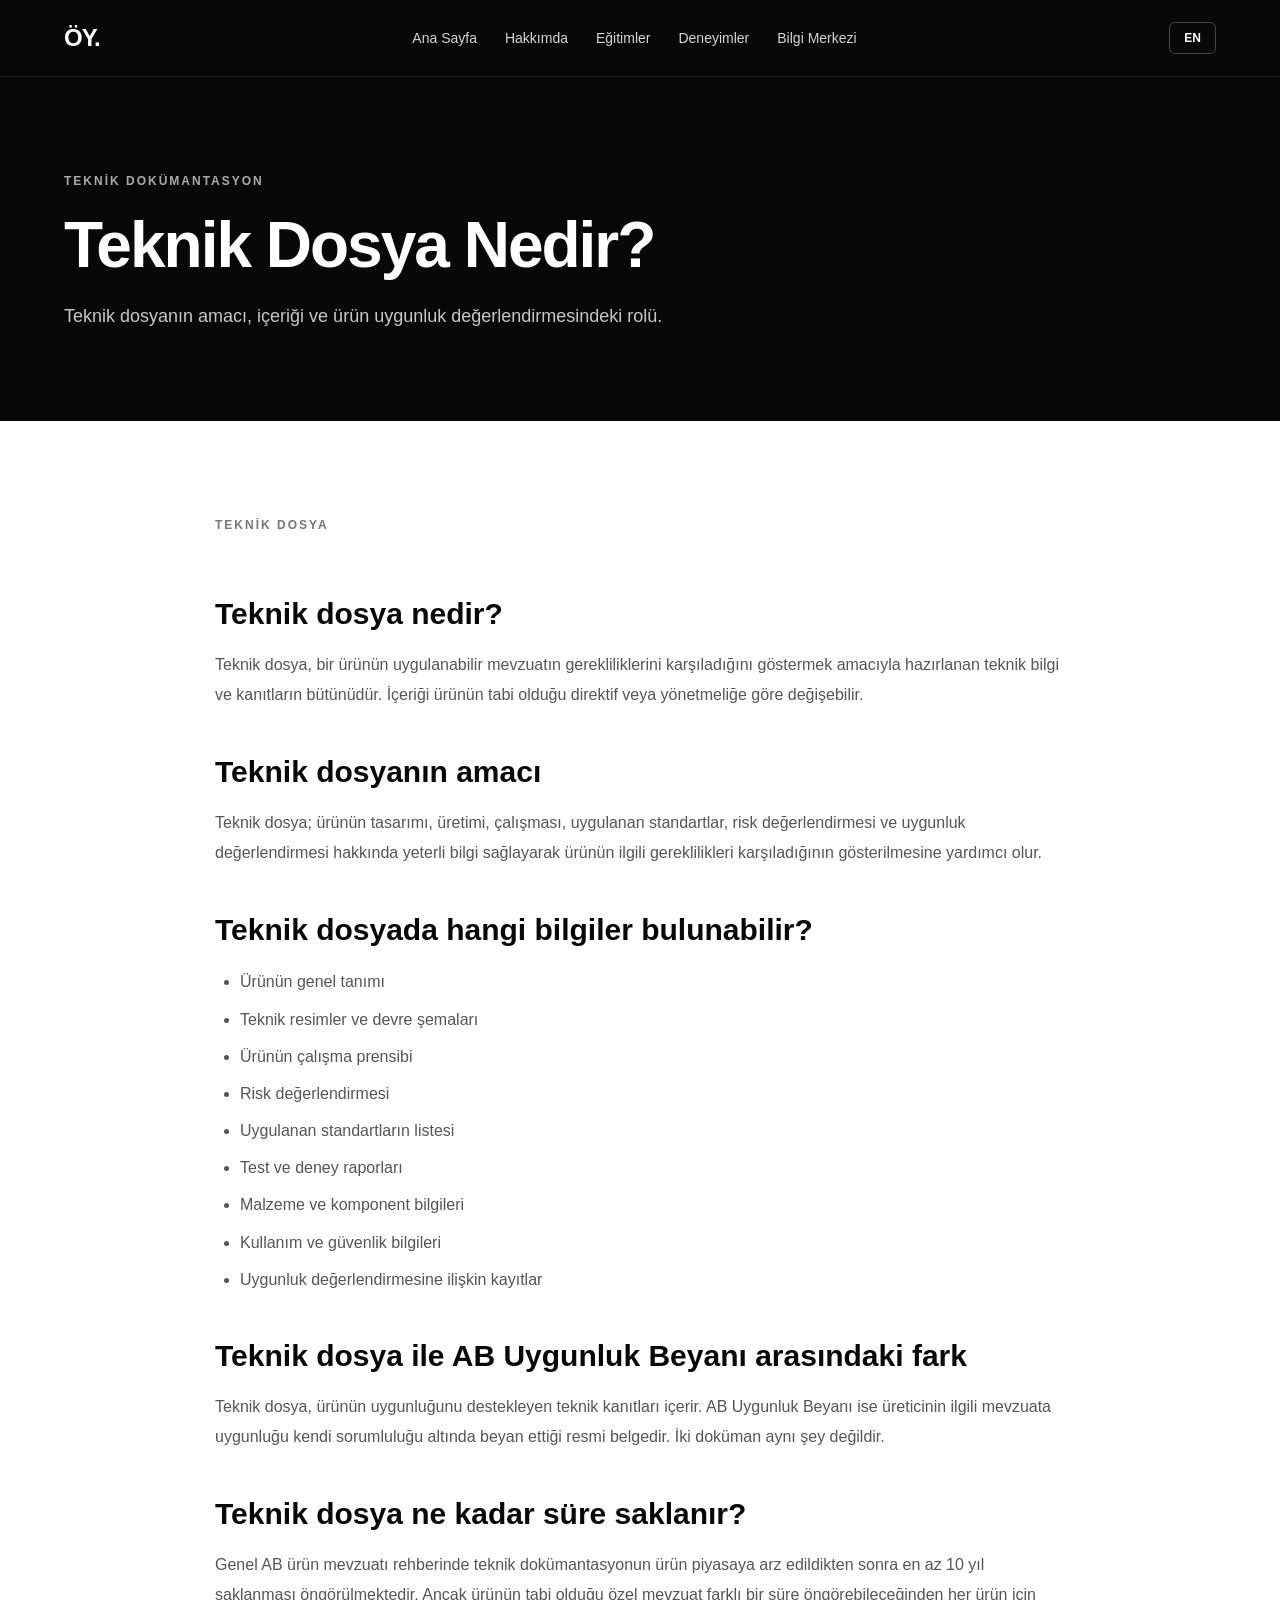
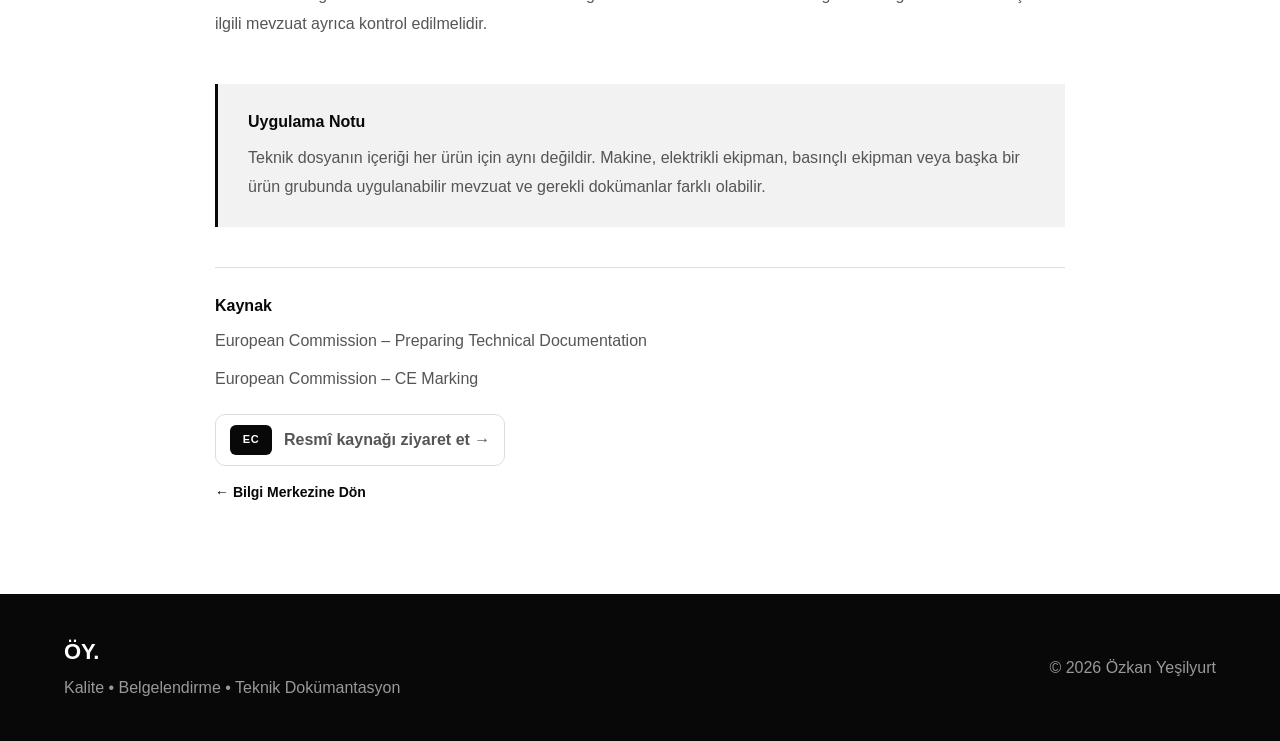
<file: teknik-dosya.html>
<!DOCTYPE html>
<html lang="tr">

<head>
    <meta charset="UTF-8">
    <meta name="viewport" content="width=device-width, initial-scale=1.0">

    <title>Teknik Dosya Nedir? | Özkan Yeşilyurt</title>

    <link rel="stylesheet" href="style.css">
</head>

<body>

<nav class="navbar">

    <div class="nav-container">

        <a href="index.html" class="logo">ÖY.</a>

        <div class="nav-links">

            <a href="index.html" data-tr="Ana Sayfa" data-en="Home">Ana Sayfa</a>

            <a href="about.html" data-tr="Hakkımda" data-en="About">Hakkımda</a>

            <a href="education.html" data-tr="Eğitimler" data-en="Education">Eğitimler</a>

            <a href="experience.html" data-tr="Deneyimler" data-en="Experience">Deneyimler</a>

            <a href="knowledge.html" data-tr="Bilgi Merkezi" data-en="Knowledge Center">Bilgi Merkezi</a>

        </div>

        <button id="languageToggle" class="language-btn">
            EN
        </button>

    </div>

</nav>


<section class="page-header">

    <div class="container">

        <span class="section-label"
              data-tr="TEKNİK DOKÜMANTASYON"
              data-en="TECHNICAL DOCUMENTATION">
            TEKNİK DOKÜMANTASYON
        </span>

        <h1 data-tr="Teknik Dosya Nedir?"
            data-en="What is a Technical File?">
            Teknik Dosya Nedir?
        </h1>

        <p data-tr="Teknik dosyanın amacı, içeriği ve ürün uygunluk değerlendirmesindeki rolü."
           data-en="The purpose, contents and role of technical documentation in product conformity assessment.">
            Teknik dosyanın amacı, içeriği ve ürün uygunluk değerlendirmesindeki rolü.
        </p>

    </div>

</section>


<section class="section">

    <div class="container">

        <div class="article-content">

            <span class="section-label">TEKNİK DOSYA</span>

            <h2 data-tr="Teknik dosya nedir?"
                data-en="What is technical documentation?">
                Teknik dosya nedir?
            </h2>

            <p data-tr="Teknik dosya, bir ürünün uygulanabilir mevzuatın gerekliliklerini karşıladığını göstermek amacıyla hazırlanan teknik bilgi ve kanıtların bütünüdür. İçeriği ürünün tabi olduğu direktif veya yönetmeliğe göre değişebilir."
               data-en="Technical documentation is the collection of technical information and evidence prepared to demonstrate that a product meets applicable legal requirements. Its contents depend on the directives or regulations applicable to the product.">
                Teknik dosya, bir ürünün uygulanabilir mevzuatın gerekliliklerini karşıladığını göstermek amacıyla hazırlanan teknik bilgi ve kanıtların bütünüdür. İçeriği ürünün tabi olduğu direktif veya yönetmeliğe göre değişebilir.
            </p>


            <h2 data-tr="Teknik dosyanın amacı"
                data-en="Purpose of technical documentation">
                Teknik dosyanın amacı
            </h2>

            <p data-tr="Teknik dosya; ürünün tasarımı, üretimi, çalışması, uygulanan standartlar, risk değerlendirmesi ve uygunluk değerlendirmesi hakkında yeterli bilgi sağlayarak ürünün ilgili gereklilikleri karşıladığının gösterilmesine yardımcı olur."
               data-en="Technical documentation helps demonstrate conformity by providing sufficient information about product design, manufacturing, operation, applied standards, risk assessment and conformity assessment.">
                Teknik dosya; ürünün tasarımı, üretimi, çalışması, uygulanan standartlar, risk değerlendirmesi ve uygunluk değerlendirmesi hakkında yeterli bilgi sağlayarak ürünün ilgili gereklilikleri karşıladığının gösterilmesine yardımcı olur.
            </p>


            <h2 data-tr="Teknik dosyada hangi bilgiler bulunabilir?"
                data-en="What can technical documentation contain?">
                Teknik dosyada hangi bilgiler bulunabilir?
            </h2>

            <ul>

                <li data-tr="Ürünün genel tanımı"
                    data-en="General description of the product">
                    Ürünün genel tanımı
                </li>

                <li data-tr="Teknik resimler ve devre şemaları"
                    data-en="Technical drawings and circuit diagrams">
                    Teknik resimler ve devre şemaları
                </li>

                <li data-tr="Ürünün çalışma prensibi"
                    data-en="Operating principle of the product">
                    Ürünün çalışma prensibi
                </li>

                <li data-tr="Risk değerlendirmesi"
                    data-en="Risk assessment">
                    Risk değerlendirmesi
                </li>

                <li data-tr="Uygulanan standartların listesi"
                    data-en="List of applied standards">
                    Uygulanan standartların listesi
                </li>

                <li data-tr="Test ve deney raporları"
                    data-en="Test and examination reports">
                    Test ve deney raporları
                </li>

                <li data-tr="Malzeme ve komponent bilgileri"
                    data-en="Material and component information">
                    Malzeme ve komponent bilgileri
                </li>

                <li data-tr="Kullanım ve güvenlik bilgileri"
                    data-en="Operating and safety information">
                    Kullanım ve güvenlik bilgileri
                </li>

                <li data-tr="Uygunluk değerlendirmesine ilişkin kayıtlar"
                    data-en="Conformity assessment records">
                    Uygunluk değerlendirmesine ilişkin kayıtlar
                </li>

            </ul>


            <h2 data-tr="Teknik dosya ile AB Uygunluk Beyanı arasındaki fark"
                data-en="Technical documentation vs EU Declaration of Conformity">
                Teknik dosya ile AB Uygunluk Beyanı arasındaki fark
            </h2>

            <p data-tr="Teknik dosya, ürünün uygunluğunu destekleyen teknik kanıtları içerir. AB Uygunluk Beyanı ise üreticinin ilgili mevzuata uygunluğu kendi sorumluluğu altında beyan ettiği resmi belgedir. İki doküman aynı şey değildir."
               data-en="Technical documentation contains technical evidence supporting conformity. The EU Declaration of Conformity is the formal declaration by which the manufacturer declares conformity under its responsibility. They are not the same document.">
                Teknik dosya, ürünün uygunluğunu destekleyen teknik kanıtları içerir. AB Uygunluk Beyanı ise üreticinin ilgili mevzuata uygunluğu kendi sorumluluğu altında beyan ettiği resmi belgedir. İki doküman aynı şey değildir.
            </p>


            <h2 data-tr="Teknik dosya ne kadar süre saklanır?"
                data-en="How long must technical documentation be kept?">
                Teknik dosya ne kadar süre saklanır?
            </h2>

            <p data-tr="Genel AB ürün mevzuatı rehberinde teknik dokümantasyonun ürün piyasaya arz edildikten sonra en az 10 yıl saklanması öngörülmektedir. Ancak ürünün tabi olduğu özel mevzuat farklı bir süre öngörebileceğinden her ürün için ilgili mevzuat ayrıca kontrol edilmelidir."
               data-en="The general EU product compliance guidance provides for keeping technical documentation for at least 10 years after placing the product on the market. However, the applicable product legislation may specify a different period, so the relevant legislation must always be checked.">
                Genel AB ürün mevzuatı rehberinde teknik dokümantasyonun ürün piyasaya arz edildikten sonra en az 10 yıl saklanması öngörülmektedir. Ancak ürünün tabi olduğu özel mevzuat farklı bir süre öngörebileceğinden her ürün için ilgili mevzuat ayrıca kontrol edilmelidir.
            </p>


            <div class="article-note">

                <strong data-tr="Uygulama Notu"
                        data-en="Practical Note">
                    Uygulama Notu
                </strong>

                <p data-tr="Teknik dosyanın içeriği her ürün için aynı değildir. Makine, elektrikli ekipman, basınçlı ekipman veya başka bir ürün grubunda uygulanabilir mevzuat ve gerekli dokümanlar farklı olabilir."
                   data-en="The contents of technical documentation are not identical for every product. Applicable legislation and required documents may differ for machinery, electrical equipment, pressure equipment and other product groups.">
                    Teknik dosyanın içeriği her ürün için aynı değildir. Makine, elektrikli ekipman, basınçlı ekipman veya başka bir ürün grubunda uygulanabilir mevzuat ve gerekli dokümanlar farklı olabilir.
                </p>

            </div>


            <div class="article-source">

                <strong data-tr="Kaynak"
                        data-en="Source">
                    Kaynak
                </strong>

                <p>European Commission – Preparing Technical Documentation</p>

                <p>European Commission – CE Marking</p>
                <p><a class="source-link" href="https://single-market-economy.ec.europa.eu/single-market/goods/ce-marking_en" target="_blank" rel="noopener noreferrer"><span class="source-logo" aria-hidden="true">EC</span><span data-tr="Resmî kaynağı ziyaret et →" data-en="Visit official source →">Resmî kaynağı ziyaret et →</span></a></p>

            </div>


            <a href="knowledge.html"
               class="card-link"
               data-tr="← Bilgi Merkezine Dön"
               data-en="← Back to Knowledge Center">
                ← Bilgi Merkezine Dön
            </a>

        </div>

    </div>

</section>


<footer class="footer">

    <div class="container">

        <div class="footer-content">

            <div>

                <strong>ÖY.</strong>

                <p data-tr="Kalite • Belgelendirme • Teknik Dokümantasyon"
                   data-en="Quality • Certification • Technical Documentation">
                    Kalite • Belgelendirme • Teknik Dokümantasyon
                </p>

            </div>

            <p>© 2026 Özkan Yeşilyurt</p>

        </div>

    </div>

</footer>


<script src="script.js"></script>

</body>

</html>
</file>
<file: style.css>
:root {
    --black: #080808;
    --dark: #101010;
    --dark-gray: #171717;

    --gray: #555555;
    --medium-gray: #777777;

    --light-gray: #e7e7e7;
    --soft-gray: #f2f2f2;
    --off-white: #f7f7f7;

    --white: #ffffff;

    --accent: #3b82f6;
    --accent-light: #60a5fa;

    --border-light: #dddddd;
    --border-dark: rgba(255, 255, 255, 0.10);
}


/* =========================
   RESET
========================= */

* {
    margin: 0;
    padding: 0;
    box-sizing: border-box;
}

html {
    scroll-behavior: smooth;
}

body {
    font-family: Arial, Helvetica, sans-serif;
    background: var(--white);
    color: var(--black);
    line-height: 1.6;
}

a {
    color: inherit;
}

img {
    max-width: 100%;
    display: block;
}


/* =========================
   GLOBAL
========================= */

.container {
    width: min(1180px, 90%);
    margin: 0 auto;
}

.section {
    padding: 90px 0;
}

.section-light {
    background: var(--off-white);
}

.section-label {
    display: inline-block;
    font-size: 12px;
    font-weight: 700;
    letter-spacing: 2px;
    color: var(--medium-gray);
    margin-bottom: 16px;
}

.section-heading {
    max-width: 760px;
    margin-bottom: 45px;
}

.section-heading h2 {
    margin-bottom: 15px;
}

.section-heading p {
    color: var(--gray);
    max-width: 700px;
}

h1,
h2,
h3 {
    line-height: 1.2;
}

h2 {
    font-size: 38px;
    margin-bottom: 20px;
}

p {
    color: var(--gray);
}


/* =========================
   NAVBAR
========================= */

.navbar {
    position: sticky;
    top: 0;
    z-index: 1000;

    background: var(--black);
    color: var(--white);

    border-bottom: 1px solid rgba(255, 255, 255, 0.08);
}

.nav-container {
    width: min(1180px, 90%);
    min-height: 76px;
    margin: 0 auto;

    display: flex;
    align-items: center;
    justify-content: space-between;
    gap: 30px;
}

.logo {
    color: var(--white);
    text-decoration: none;
    font-size: 24px;
    font-weight: 800;
    letter-spacing: -1px;
}

.nav-links {
    display: flex;
    align-items: center;
    justify-content: center;
    gap: 28px;
    flex: 1;
}

.nav-links a {
    color: #d6d6d6;
    text-decoration: none;
    font-size: 14px;
    transition: color 0.2s ease;
}

.nav-links a:hover {
    color: var(--white);
}

.language-btn {
    border: 1px solid rgba(255, 255, 255, 0.25);
    background: transparent;
    color: var(--white);

    padding: 8px 14px;
    border-radius: 6px;

    font-size: 12px;
    font-weight: 700;

    cursor: pointer;
    transition: all 0.2s ease;
}

.language-btn:hover {
    background: var(--white);
    color: var(--black);
}


/* =========================
   HERO
========================= */

.hero {
    background:
        linear-gradient(
            135deg,
            #080808 0%,
            #151515 55%,
            #222222 100%
        );

    color: var(--white);
    padding: 130px 0;
}

.hero-content {
    max-width: 850px;
}

.hero h1 {
    font-size: clamp(46px, 7vw, 82px);
    letter-spacing: -3px;
    margin-bottom: 25px;
}

.hero p {
    max-width: 700px;
    color: #cfcfcf;
    font-size: 20px;
    line-height: 1.7;
}

.hero .section-label {
    color: #aaaaaa;
}


/* =========================
   PAGE HEADER
========================= */

.page-header {
    background: var(--black);
    color: var(--white);
    padding: 90px 0;
}

.page-header h1 {
    font-size: clamp(42px, 6vw, 64px);
    letter-spacing: -2px;
    margin-bottom: 18px;
}

.page-header p {
    max-width: 720px;
    color: #c7c7c7;
    font-size: 18px;
}

.page-header .section-label {
    color: #aaaaaa;
}


/* =========================
   ABOUT GRID
========================= */

.about-grid {
    display: grid;
    grid-template-columns: 0.8fr 1.2fr;
    gap: 80px;
    align-items: start;
}

.about-grid p {
    margin-bottom: 22px;
    font-size: 16px;
    line-height: 1.8;
}


/* =========================
   FOCUS CARDS
========================= */

.focus-grid {
    display: grid;
    grid-template-columns: repeat(4, 1fr);
    gap: 22px;
}

.focus-card {
    background: var(--white);
    border: 1px solid var(--border-light);
    border-radius: 14px;

    padding: 28px;

    min-height: 250px;

    transition:
        transform 0.25s ease,
        box-shadow 0.25s ease;
}

.focus-card:hover {
    transform: translateY(-5px);
    box-shadow: 0 12px 30px rgba(0, 0, 0, 0.07);
}

.card-number {
    display: block;

    font-size: 12px;
    font-weight: 700;
    color: var(--medium-gray);

    margin-bottom: 25px;
}

.focus-card h3 {
    font-size: 21px;
    margin-bottom: 14px;
}

.focus-card p {
    font-size: 14px;
    line-height: 1.7;
}


/* =========================
   TIMELINE
========================= */

.timeline {
    position: relative;

    max-width: 980px;
    margin: 55px auto;

    padding: 10px 0;
}

.timeline::before {
    content: "";

    position: absolute;

    left: 160px;
    top: 0;
    bottom: 0;

    width: 1px;

    background: #bdbdbd;
}

.timeline-item {
    display: grid;

    grid-template-columns: 120px 1fr;

    column-gap: 80px;

    margin-bottom: 50px;

    position: relative;
}

.timeline-year {
    color: #333333;

    font-size: 18px;
    font-weight: 700;

    text-align: right;

    padding-top: 28px;
    padding-right: 10px;

    white-space: nowrap;
}

.timeline-content {
    position: relative;

    background: var(--white);

    padding: 30px;

    border-radius: 14px;

    border: 1px solid var(--border-light);

    box-shadow: 0 8px 25px rgba(0, 0, 0, 0.06);
}

.timeline-content h3 {
    font-size: 22px;
    margin-bottom: 8px;
}

.timeline-content p {
    line-height: 1.7;
}

.timeline-content::before {
    content: "";

    position: absolute;

    left: -86px;
    top: 32px;

    width: 8px;
    height: 8px;

    border-radius: 50%;

    background: var(--accent);

    border: 3px solid var(--off-white);

    box-shadow: 0 0 0 1px var(--accent);
}


/* =========================
   PATENT CARDS
========================= */

.patent-cards {
    display: grid;
    grid-template-columns: repeat(3, 1fr);
    gap: 22px;
    margin-top: 40px;
}

.patent-cards .card {
    background: var(--white);
    border: 1px solid var(--border-light);
    border-radius: 14px;
    padding: 28px;
}


/* =========================
   EDUCATION
========================= */

.education-item {
    background: var(--white);
    border: 1px solid var(--border-light);
    border-radius: 14px;

    padding: 30px;
    margin-bottom: 22px;
}

.education-item h3 {
    margin-bottom: 8px;
}

.education-item .institution {
    color: var(--medium-gray);
    font-weight: 600;
    margin-bottom: 12px;
}


/* =========================
   CERTIFICATES
========================= */

.certifications-grid {
    display: grid;
    grid-template-columns: repeat(2, 1fr);
    gap: 22px;
}

.certificate-card {
    background: var(--white);
    border: 1px solid var(--border-light);
    border-radius: 14px;

    padding: 28px;

    transition:
        transform 0.25s ease,
        box-shadow 0.25s ease;
}

.certificate-card:hover {
    transform: translateY(-4px);
    box-shadow: 0 10px 25px rgba(0, 0, 0, 0.07);
}

.certificate-card h3 {
    font-size: 20px;
    margin-bottom: 10px;
}

.certificate-card p {
    margin-bottom: 7px;
}


/* =========================
   CARD LINK
========================= */

.card-link {
    display: inline-block;

    margin-top: 15px;

    color: var(--black);
    text-decoration: none;

    font-weight: 700;
    font-size: 14px;
}

.card-link:hover {
    color: var(--accent);
}


/* =========================
   STATUS
========================= */

.status {
    display: inline-block;

    padding: 5px 10px;

    border-radius: 20px;

    font-size: 11px;
    font-weight: 700;

    margin-top: 10px;
}

.status.completed {
    background: #eeeeee;
    color: #222222;
}

.status.planned {
    background: #f4f4f4;
    color: #666666;
}


/* =========================
   ARTICLE GRID
========================= */

.article-grid {
    display: grid;

    grid-template-columns: repeat(3, 1fr);

    gap: 24px;

    margin-top: 45px;
}

.article-card {
    background: var(--white);

    border: 1px solid var(--border-light);

    border-radius: 14px;

    padding: 30px;

    min-height: 300px;

    display: flex;
    flex-direction: column;

    transition:
        transform 0.25s ease,
        box-shadow 0.25s ease;
}

.article-card:hover {
    transform: translateY(-5px);

    box-shadow:
        0 12px 30px rgba(0, 0, 0, 0.08);
}

.article-category {
    font-size: 12px;
    font-weight: 700;

    letter-spacing: 1.2px;

    color: var(--medium-gray);

    margin-bottom: 20px;
}

.article-card h3 {
    font-size: 22px;

    line-height: 1.3;

    color: var(--black);

    margin-bottom: 15px;
}

.article-card p {
    color: var(--gray);

    line-height: 1.7;

    margin-bottom: 25px;
}

.article-link {
    margin-top: auto;

    color: var(--black);

    font-weight: 700;

    text-decoration: none;

    transition: color 0.2s ease;
}

.article-link:hover {
    color: var(--accent);
}


/* =========================
   FOOTER
========================= */

.footer {
    background: var(--black);
    color: var(--white);

    padding: 40px 0;

    margin-top: 0;
}

.footer-content {
    display: flex;

    align-items: center;
    justify-content: space-between;

    gap: 30px;
}

.footer strong {
    font-size: 22px;
}

.footer p {
    color: #999999;
    margin-top: 6px;
}

.footer-content > p {
    margin-top: 0;
}


/* =========================
   RESPONSIVE
========================= */

@media (max-width: 1000px) {

    .nav-links {
        gap: 16px;
    }

    .nav-links a {
        font-size: 13px;
    }

    .focus-grid {
        grid-template-columns: repeat(2, 1fr);
    }

    .article-grid {
        grid-template-columns: repeat(2, 1fr);
    }

    .about-grid {
        gap: 50px;
    }

}


@media (max-width: 768px) {

    .section {
        padding: 65px 0;
    }


    /* NAVBAR */

    .nav-container {
        min-height: auto;

        padding: 18px 0;

        flex-wrap: wrap;
    }

    .nav-links {
        order: 3;

        width: 100%;

        overflow-x: auto;

        justify-content: flex-start;

        padding-bottom: 5px;
    }

    .nav-links a {
        white-space: nowrap;
    }


    /* HERO */

    .hero {
        padding: 90px 0;
    }

    .hero h1 {
        letter-spacing: -2px;
    }


    /* PAGE HEADER */

    .page-header {
        padding: 70px 0;
    }


    /* ABOUT */

    .about-grid {
        grid-template-columns: 1fr;
        gap: 30px;
    }


    /* FOCUS */

    .focus-grid {
        grid-template-columns: 1fr;
    }


    /* TIMELINE */

    .timeline {
        max-width: 100%;
    }

    .timeline::before {
        left: 18px;
    }

    .timeline-item {
        display: block;

        padding-left: 50px;

        margin-bottom: 40px;
    }

    .timeline-year {
        padding: 0;

        margin-bottom: 10px;

        text-align: left;
    }

    .timeline-content::before {
        left: -38px;

        top: 5px;

        width: 8px;
        height: 8px;
    }


    /* PATENTS */

    .patent-cards {
        grid-template-columns: 1fr;
    }


    /* CERTIFICATES */

    .certifications-grid {
        grid-template-columns: 1fr;
    }


    /* ARTICLES */

    .article-grid {
        grid-template-columns: 1fr;
    }


    /* FOOTER */

    .footer-content {
        flex-direction: column;

        align-items: flex-start;
    }

}


@media (max-width: 480px) {

    h2 {
        font-size: 30px;
    }

    .hero h1 {
        font-size: 44px;
    }

    .page-header h1 {
        font-size: 40px;
    }

    .timeline-content {
        padding: 24px;
    }

    .article-card {
        padding: 25px;
    }

}
/* =========================
   ARTICLE CONTENT
========================= */

.article-content {
    max-width: 850px;
    margin: 0 auto;
}

.article-content h2 {
    margin-top: 45px;
    margin-bottom: 18px;
    font-size: 30px;
}

.article-content p {
    font-size: 16px;
    line-height: 1.85;
    margin-bottom: 20px;
}

.article-content ul {
    margin: 20px 0 30px 25px;
}

.article-content li {
    color: var(--gray);
    margin-bottom: 10px;
    line-height: 1.7;
}

.article-note {
    margin-top: 45px;
    padding: 25px 30px;
    background: var(--soft-gray);
    border-left: 3px solid var(--black);
}

.article-note strong {
    display: block;
    margin-bottom: 8px;
}

.article-note p {
    margin-bottom: 0;
}

.article-source {
    margin-top: 35px;
    padding-top: 25px;
    border-top: 1px solid var(--border-light);
}

.article-source p {
    margin-top: 8px;
    margin-bottom: 0;
}

/* BUTTONS & CONTACT */
.language-button {
    border: 1px solid rgba(255,255,255,0.25);
    background: transparent;
    color: var(--white);
    padding: 8px 14px;
    border-radius: 6px;
    font-size: 12px;
    font-weight: 700;
    cursor: pointer;
    transition: all 0.2s ease;
}
.language-button:hover {
    background: var(--white);
    color: var(--black);
}
.btn {
    display: inline-flex;
    align-items: center;
    justify-content: center;
    min-height: 46px;
    padding: 12px 22px;
    border-radius: 7px;
    border: 1px solid transparent;
    text-decoration: none;
    font-size: 14px;
    font-weight: 700;
    cursor: pointer;
    transition: all 0.2s ease;
}
.btn-primary {
    background: var(--black);
    color: var(--white);
    border-color: var(--black);
}
.btn-primary:hover {
    background: #333;
    transform: translateY(-2px);
}
.btn-secondary {
    background: transparent;
    color: var(--black);
    border-color: var(--black);
}
.btn-secondary:hover {
    background: var(--black);
    color: var(--white);
    transform: translateY(-2px);
}
.hero .btn-primary {
    background: var(--white);
    color: var(--black);
    border-color: var(--white);
}
.hero .btn-secondary {
    color: var(--white);
    border-color: rgba(255,255,255,0.35);
}
.hero .btn-secondary:hover {
    background: var(--white);
    color: var(--black);
}
.hero-buttons {
    display: flex;
    gap: 14px;
    flex-wrap: wrap;
    margin-top: 30px;
}
.footer-links {
    display: flex;
    align-items: center;
    gap: 18px;
}
.footer-links a {
    color: var(--white);
    text-decoration: none;
    font-size: 14px;
    font-weight: 600;
}
.footer-links a:hover {
    text-decoration: underline;
}
.footer-contact {
    color: #999;
    font-size: 14px;
}
.footer-bottom {
    margin-top: 25px;
    padding-top: 20px;
    border-top: 1px solid var(--border-dark);
}
@media (max-width: 768px) {
    .hero-buttons { flex-direction: column; align-items: stretch; }
    .hero-buttons .btn { width: 100%; }
}


/* =========================
   V2 ENHANCEMENTS
========================= */
.section-dark {
    background: var(--dark);
    color: var(--white);
}
.section-dark p,
.section-dark .article-card p,
.section-dark .focus-card p {
    color: #c7c7c7;
}
.section-dark .focus-card,
.section-dark .article-card,
.section-dark .certificate-card,
.section-dark .education-card {
    background: #151515;
    border-color: var(--border-dark);
    color: var(--white);
}
.section-dark .focus-card h3,
.section-dark .article-card h3,
.section-dark .certificate-card h3,
.section-dark .education-card h3 {
    color: var(--white);
}
.section-dark .card-link,
.section-dark .article-link {
    color: var(--white);
}
.section-header {
    margin-bottom: 35px;
}
.section-header > p {
    max-width: 760px;
}
.search-bar {
    display: flex;
    gap: 12px;
    margin: 25px 0 18px;
}
.search-bar input {
    width: 100%;
    min-height: 48px;
    padding: 12px 16px;
    border: 1px solid var(--border-light);
    border-radius: 8px;
    font: inherit;
    background: var(--white);
    color: var(--black);
}
.category-filters {
    display: flex;
    flex-wrap: wrap;
    gap: 10px;
    margin-bottom: 30px;
}
.filter-button {
    border: 1px solid var(--border-light);
    background: var(--white);
    color: var(--black);
    padding: 9px 14px;
    border-radius: 20px;
    cursor: pointer;
    font-size: 13px;
}
.filter-button.active,
.filter-button:hover {
    background: var(--black);
    color: var(--white);
}
.article-card.is-hidden {
    display: none;
}
.article-meta {
    margin-top: auto;
    padding-top: 20px;
    font-size: 12px;
    color: var(--medium-gray);
}
.contact-grid {
    display: grid;
    grid-template-columns: 1fr 1fr;
    gap: 25px;
}
.contact-card {
    border: 1px solid var(--border-light);
    border-radius: 14px;
    padding: 28px;
}
.contact-card a {
    font-weight: 700;
    text-decoration: none;
}
.contact-card a:hover {
    text-decoration: underline;
}
.theme-toggle {
    border: 1px solid rgba(255,255,255,0.25);
    background: transparent;
    color: var(--white);
    padding: 8px 12px;
    border-radius: 6px;
    font-size: 12px;
    font-weight: 700;
    cursor: pointer;
}
.nav-actions {
    display: flex;
    align-items: center;
    gap: 8px;
}
.comments-section {
    max-width: 850px;
    margin: 70px auto 0;
}
.comment-form {
    display: grid;
    gap: 12px;
    margin: 25px 0 35px;
}
.comment-form input,
.comment-form textarea {
    width: 100%;
    padding: 12px 14px;
    border: 1px solid var(--border-light);
    border-radius: 8px;
    font: inherit;
}
.comment-form textarea {
    min-height: 120px;
    resize: vertical;
}
.comment-list {
    display: grid;
    gap: 15px;
}
.comment-item {
    border: 1px solid var(--border-light);
    border-radius: 12px;
    padding: 18px;
}
.comment-head {
    display: flex;
    justify-content: space-between;
    gap: 15px;
    margin-bottom: 8px;
}
.comment-date {
    color: var(--medium-gray);
    font-size: 12px;
}
.comment-actions {
    display: flex;
    gap: 10px;
    margin-top: 12px;
}
.comment-actions button {
    border: 0;
    background: transparent;
    cursor: pointer;
    font-weight: 700;
    padding: 0;
}
.back-link {
    display: inline-block;
    margin-top: 35px;
    font-weight: 700;
    text-decoration: none;
}
@media (max-width: 768px) {
    .contact-grid { grid-template-columns: 1fr; }
    .search-bar { flex-direction: column; }
    .nav-actions { margin-left: auto; }
}


/* DARK MODE */
body.dark-mode {
    background: #0b0b0b;
    color: #f5f5f5;
}
body.dark-mode p { color: #c7c7c7; }
body.dark-mode .section:not(.section-dark) { background: #0b0b0b; }
body.dark-mode .focus-card,
body.dark-mode .article-card,
body.dark-mode .certificate-card,
body.dark-mode .education-item,
body.dark-mode .contact-card,
body.dark-mode .timeline-content {
    background: #151515;
    border-color: var(--border-dark);
    color: #f5f5f5;
}
body.dark-mode h1,
body.dark-mode h2,
body.dark-mode h3,
body.dark-mode .card-link {
    color: #f5f5f5;
}
body.dark-mode .search-bar input,
body.dark-mode .comment-form input,
body.dark-mode .comment-form textarea {
    background: #151515;
    color: #f5f5f5;
    border-color: #333;
}
body.dark-mode .filter-button {
    background: #151515;
    color: #f5f5f5;
    border-color: #333;
}
body.dark-mode .filter-button.active,
body.dark-mode .filter-button:hover {
    background: #fff;
    color: #080808;
}


/* KNOWLEDGE CENTER - tighter article layout */
.section-dark .article-grid {
    margin-top: 20px;
}

.section-dark .section-header {
    margin-bottom: 10px;
}

.knowledge-hero-space {
    padding-bottom: 45px;
}

.article-card {
    position: relative;
}

.article-card h3 {
    margin-top: 2px;
}

.article-card .card-link {
    margin-top: auto;
    padding-top: 10px;
}


/* OFFICIAL SOURCE BRAND BADGES */
.article-source {
    margin-top: 40px;
}
.source-link {
    display: inline-flex;
    align-items: center;
    gap: 12px;
    margin-top: 12px;
    padding: 10px 14px;
    border: 1px solid var(--border-light);
    border-radius: 10px;
    text-decoration: none;
    font-weight: 700;
}
.source-logo {
    display: inline-flex;
    align-items: center;
    justify-content: center;
    min-width: 42px;
    height: 30px;
    padding: 0 7px;
    border-radius: 6px;
    background: var(--black);
    color: var(--white);
    font-size: 11px;
    letter-spacing: .5px;
}
.source-link:hover {
    border-color: var(--black);
    transform: translateY(-1px);
}
body.dark-mode .source-link {
    border-color: #333;
}
body.dark-mode .source-link:hover {
    border-color: #fff;
}
body.dark-mode .source-logo {
    background: #fff;
    color: #080808;
}
</file>
